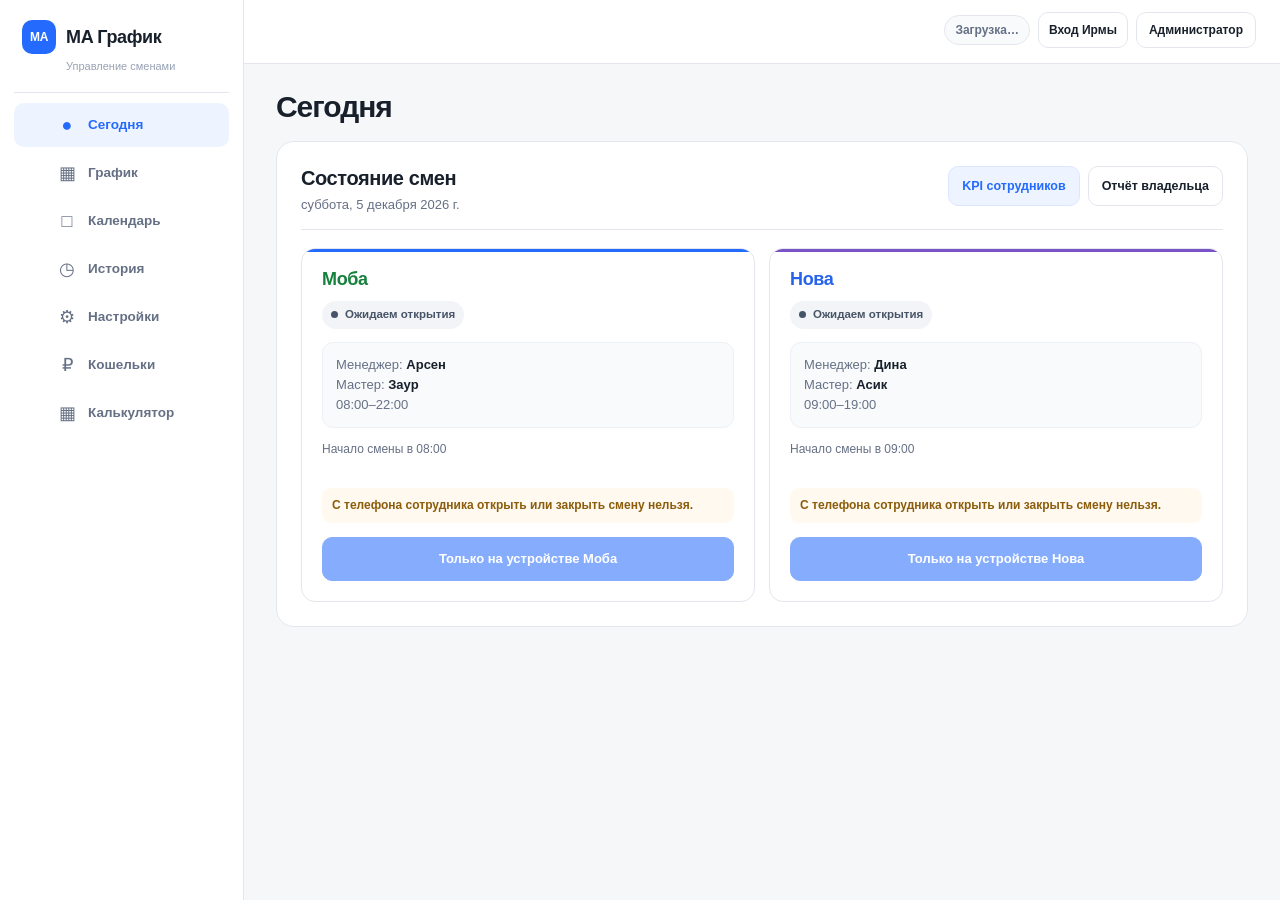
<file: index.html>
<!doctype html>
<html lang="ru">
<head>
<meta charset="utf-8">
<meta name="viewport" content="width=device-width, initial-scale=1, viewport-fit=cover">
<meta name="theme-color" content="#ffffff">
<style>
/* Аварийный экран должен работать даже при недоступности внешнего CSS. */
body.app-booting{margin:0;background:#f6f8fc;color:#1c283a}
body.app-booting .app,body.app-booting .bottom,body.app-booting .employee-identity-bar{visibility:hidden}
body.app-booting .app-boot-screen{position:fixed;inset:0;z-index:99999;display:flex;align-items:center;justify-content:center;padding:20px;background:#f6f8fc;box-sizing:border-box}
body.app-booting .app-boot-card{box-sizing:border-box;width:min(100%,420px);background:#fff;border:1px solid #dbe3f0;border-radius:20px;padding:24px;text-align:center;box-shadow:0 10px 28px rgba(18,39,82,.07);font:15px/1.45 -apple-system,BlinkMacSystemFont,"Segoe UI",sans-serif}
body.app-booting .app-boot-logo{display:flex;align-items:center;justify-content:center;width:60px;height:60px;margin:0 auto 15px;background:#2766f5;border-radius:16px;color:#fff;font-size:25px;font-weight:800}
body.app-booting .app-boot-title{font-size:23px;font-weight:800;color:#202b3c}
body.app-booting .app-boot-text{margin-top:8px;color:#64748b;font-size:14px}
.ma-boot-actions{display:grid;gap:10px;margin-top:19px}
.ma-boot-actions button,.ma-boot-actions a{display:block;width:100%;box-sizing:border-box;padding:12px 14px;border-radius:12px;text-align:center;text-decoration:none;font:600 15px/1.25 -apple-system,BlinkMacSystemFont,"Segoe UI",sans-serif;cursor:pointer}
.ma-boot-actions button{color:#fff;background:#2563eb;border:0}
.ma-boot-actions a{color:#1d4ed8;background:#eff6ff;border:1px solid #c8dafa}
.ma-boot-details{margin-top:12px;color:#64748b;font-size:12px;overflow-wrap:anywhere}
</style>
<script>
(function(){
  "use strict";
  var completed=false;
  var firstError="";
  var timer;
  function record(message){
    if(!firstError)firstError=String(message||"Ошибка загрузки").slice(0,240);
  }
  function show(){
    if(completed||!document.body||!document.body.classList.contains("app-booting"))return;
    var screen=document.getElementById("appBootScreen");
    if(!screen)return;
    var title=screen.querySelector(".app-boot-title");
    var description=screen.querySelector(".app-boot-text");
    if(title)title.textContent="Не удалось открыть график";
    if(description)description.textContent="Приложение не запустилось. Ваши данные и привязка устройства не удалены.";
    if(document.getElementById("maBootRecovery"))return;
    var panel=document.createElement("div");
    panel.id="maBootRecovery";
    var actions=document.createElement("div");
    actions.className="ma-boot-actions";
    var reload=document.createElement("button");
    reload.type="button";
    reload.textContent="Повторить загрузку";
    reload.addEventListener("click",function(){
      var next=new URL(location.href);
      next.searchParams.set("ma_retry",String(Date.now()));
      location.replace(next.href);
    });
    var lightweight=document.createElement("a");
    lightweight.href="./lite.html";
    lightweight.textContent="Облегчённый график";
    var detail=document.createElement("div");
    detail.className="ma-boot-details";
    detail.textContent=firstError?("Причина: "+firstError):"Не удалось завершить запуск за 9 секунд. Возможно, не загружаются файлы сайта.";
    actions.appendChild(reload);
    actions.appendChild(lightweight);
    panel.appendChild(actions);
    panel.appendChild(detail);
    screen.querySelector(".app-boot-card").appendChild(panel);
  }
  window.MABoot={
    ready:function(){completed=true;clearTimeout(timer);},
    fail:function(reason){
      if(completed)return;
      record(reason&&reason.message?reason.message:reason);
      if(document.readyState==="loading")document.addEventListener("DOMContentLoaded",show,{once:true});
      else show();
    },
    assetError:function(filename){record("Не загрузился файл "+String(filename||""));setTimeout(show,1200);}
  };
  window.addEventListener("error",function(event){
    if(completed)return;
    var node=event.target;
    if(node&&(node.tagName==="SCRIPT"||node.tagName==="LINK")){
      record("Не загрузился файл "+(node.getAttribute("src")||node.getAttribute("href")||""));
    }else if(event.error||event.message){
      record(event.error&&event.error.message?event.error.message:event.message);
    }
  },true);
  window.addEventListener("unhandledrejection",function(event){
    if(!completed)record(event.reason&&event.reason.message?event.reason.message:"Ошибка выполнения приложения");
  });
  timer=setTimeout(show,9000);
})();
</script>
<title>MA График</title>
<link rel="icon" type="image/png" sizes="64x64" href="ma-favicon-final-v6.png">
<link rel="stylesheet" href="styles.css?v=20261127-repair">
<link rel="stylesheet" href="irma.css?v=20261012-v1">
<link rel="manifest" href="manifest.webmanifest">
<link rel="apple-touch-icon" sizes="180x180" href="ma-apple-touch-final-v6.png">
</head>
<body class="app-booting">

<div class="app-boot-screen" id="appBootScreen" aria-live="polite">
  <div class="app-boot-card">
    <div class="app-boot-logo">MA</div>
    <div class="app-boot-title">MA График</div>
    <div class="app-boot-text">Проверяем этот компьютер…</div>
  </div>
</div>

<div class="startup-shift-window" id="startupShiftWindow">
  <div class="startup-shift-card">
    <div class="startup-shift-logo">
      <b>MA Смена</b>
      <span>Рабочий компьютер</span>
    </div>
    <div id="startupShiftContent">
      <div class="startup-shift-loading">Проверяем устройство и сегодняшнюю смену…</div>
    </div>
  </div>
</div>
<div class="app">
  <header class="topbar" id="topbar">
    <div class="brandrow">
      <div class="brand">MA График</div>
      <div style="display:flex;align-items:center;gap:8px">
        <div class="badge" id="saveBadge">Загрузка…</div>
        <button class="authbtn" id="adminBtn">Администратор</button>
      </div>
    </div>
    <div id="scheduleControls">
      <div class="monthnav simple-monthnav">
        <button class="navbtn" id="prevBtn" aria-label="Предыдущий месяц">‹</button>
        <select class="monthselect" id="monthSelect" aria-label="Месяц"></select>
        <select class="yearselect hidden" id="yearSelect" aria-label="Год"></select>
        <button class="navbtn" id="nextBtn" aria-label="Следующий месяц">›</button>
      </div>
      <button class="secondary today-month-btn" id="todayMonthBtn">Сегодня</button>
      <div class="filters simple-schedule-filters">
        <select id="employeeFilter"><option value="">Все сотрудники</option></select>
        <button class="primary schedule-add-employee hidden" id="addEmployeeBtn" type="button">+ Сотрудник</button>
        <button class="iconbtn hidden" id="refreshBtn" title="Обновить общий график" aria-label="Обновить">↻</button>
      </div>
    </div>
  </header>

  <div class="connection-banner" id="connectionBanner">Нет связи — данные могут быть неактуальны.</div>

  <main class="page">
    <div class="employee-identity-bar" id="employeeIdentityBar">
      <div><span>Сотрудник</span><b id="employeeIdentityName">—</b></div>
      <button class="employee-identity-change" id="changeEmployeeGlobal">Сменить</button>
    </div>
    <section id="repairCalculatorPage" class="hidden" aria-label="Калькулятор ремонта">
      <div id="repairAccess" class="card repair-access">
        <h2>Калькулятор ремонта</h2>
        <p id="repairStatus" role="status"></p>
        <form id="repairUnlock" class="hidden">
          <label id="repairEmployeeField" class="hidden">Сотрудник<select id="repairEmployee"></select></label>
          <label>Личный PIN<input id="repairPin" type="password" inputmode="numeric" pattern="[0-9]{4}" maxlength="4" autocomplete="off" required></label>
          <button class="primary" type="submit">Открыть калькулятор</button>
        </form>
        <button id="repairRetry" class="secondary hidden" type="button">Повторить</button>
      </div>
      <div id="repairContent"></div>
    </section>
    <section id="employeeTodayPage" class="hidden">
      <div class="employee-hero">
        <div class="employee-hero-top">
          <div>
            <h2>Сегодня</h2>
            <div class="today-date" id="employeeTodayDate">—</div>
          </div>
        </div>
        <div class="employee-main-status unknown" id="employeeTodayWork">Загрузка…</div>
        <div class="employee-next" id="employeeNextShift"></div>
      </div>
    </section>

    <section id="employeeMyPage" class="hidden">
      <div class="section">
        <div class="employee-my-head">
          <div><h2>Мой график</h2></div>
        </div>
        <div class="employee-reminder-card" id="employeeReminderCard">
          <div class="employee-reminder-head">
            <div>
              <b>Напоминания о работе</b>
              <div class="employee-reminder-state" id="employeeReminderState">Проверяем уведомления…</div>
            </div>
          </div>
          <div class="employee-reminder-times">
            <span>Вечером в 20:00</span>
            <span>За 1 час</span>
            <span>За 15 минут</span>
          </div>
          <div class="employee-reminder-actions">
            <button class="primary" id="enableEmployeeReminders">Включить напоминания</button>
            <button class="secondary hidden" id="disableEmployeeReminders">Выключить</button>
          </div>
        </div>
        <div class="employee-shift-list" id="employeeShiftList"></div>
      </div>
    </section>

    <section id="employeeCalendarPage" class="hidden">
      <div class="section">
        <div class="employee-calendar-head">
          <div><h2>Календарь</h2></div>
        </div>
        <div class="employee-calendar-nav">
          <button id="employeeCalPrev" aria-label="Предыдущий месяц">‹</button>
          <div class="employee-calendar-label" id="employeeCalLabel">—</div>
          <button id="employeeCalNext" aria-label="Следующий месяц">›</button>
        </div>
        <div class="calendar-legend" id="employeeCalendarLegend">
          <span class="calendar-legend-item"><i class="calendar-dot service-s1"></i><span id="employeeLegendS1">Мобильный Ангел</span></span>
          <span class="calendar-legend-item"><i class="calendar-dot service-s2"></i><span id="employeeLegendS2">Нова</span></span>
        </div>
        <div class="employee-calendar-week">
          <div>ПН</div><div>ВТ</div><div>СР</div><div>ЧТ</div><div>ПТ</div><div>СБ</div><div>ВС</div>
        </div>
        <div class="employee-calendar-grid" id="employeeCalendarGrid"></div>
        <div class="employee-calendar-detail" id="employeeCalendarDetail"></div>
      </div>
    </section>

    <section id="desktopCalendarPage" class="hidden">
      <div class="section">
        <div class="employee-calendar-head">
          <div>
            <h2>Календарь</h2>
            <div class="today-date" id="desktopCalendarModeLabel">Общий график</div>
          </div>
        </div>
        <div class="employee-calendar-nav">
          <button id="desktopCalPrev" aria-label="Предыдущий месяц">‹</button>
          <div class="employee-calendar-label" id="desktopCalLabel">—</div>
          <button id="desktopCalNext" aria-label="Следующий месяц">›</button>
        </div>
        <div class="calendar-legend">
          <span class="calendar-legend-item"><i class="calendar-dot service-s1"></i><span id="desktopLegendS1">Мобильный Ангел</span></span>
          <span class="calendar-legend-item"><i class="calendar-dot service-s2"></i><span id="desktopLegendS2">Нова</span></span>
        </div>
        <div class="employee-calendar-week" style="min-width:820px">
          <div>ПН</div><div>ВТ</div><div>СР</div><div>ЧТ</div><div>ПТ</div><div>СБ</div><div>ВС</div>
        </div>
        <div class="desktop-calendar-wrap">
          <div class="desktop-calendar-grid" id="desktopCalendarGrid"></div>
        </div>
        <div class="desktop-calendar-detail" id="desktopCalendarDetail"></div>
      </div>
    </section>

    <section id="adminTodayPage" class="hidden">
      <div class="admin-attention" id="attentionBox">
        <h2 id="attentionTitle">Требует внимания</h2>
        <div class="attention-list" id="attentionList"></div>
      </div>

      <div class="today-board">
        <div class="today-head">
          <div><h2>Состояние смен</h2><div class="today-date" id="todayDateLabel">—</div></div>
          <div class="today-head-actions">
            <button class="secondary" id="openKpiFromToday">KPI сотрудников</button>
            <button class="secondary" id="openOwnerReport">Отчёт владельца</button>
            <button class="secondary quick-replace-btn hidden" id="quickReplaceBtn">Замена сегодня</button>
          </div>
        </div>
        <div class="shift-cards" id="todayShiftCards"></div>
      </div>
    </section>

    <section id="schedulePage">
      <div class="month-title schedule-month-title">
        <h1 id="monthTitle"></h1>
        <p id="monthSubtitle"></p>
      </div>

      <div class="schedule-admin-tools hidden" id="scheduleAdminTools">
        <div class="schedule-problem-summary" id="scheduleProblemSummary"></div>
        <div class="schedule-problem-details hidden" id="scheduleProblemDetails"></div>
      </div>

      <div id="servicesRoot"></div>

      <details class="schedule-workload-card hidden" id="scheduleWorkloadCard">
        <summary class="schedule-workload-head">
          <h3>Нагрузка сотрудников</h3>
          <span id="scheduleWorkloadLabel">—</span>
        </summary>
        <div class="schedule-workload-scroll" id="scheduleWorkloadTable"></div>
      </details>

      <div class="actions" id="monthActions">
        <button class="secondary" id="shareBtn">Поделиться графиком</button>
      </div>
      <div class="notice hidden" id="monthPhotoNotice"></div>
    </section>

    <section id="historyPage" class="hidden">
      <div class="section">
        <div class="history-page-head">
          <div>
            <h2>История смен</h2>
            <div class="history-page-sub">Контроль дисциплины и фактических открытий/закрытий</div>
          </div>
          <button class="secondary" id="openKpiFromHistory">KPI сотрудников</button>
        </div>

        <div class="history-quick" id="historyQuick">
          <button data-range="today">Сегодня</button>
          <button data-range="7days">7 дней</button>
          <button data-range="month" class="active">Этот месяц</button>
          <button class="history-custom-toggle" id="historyCustomBtn">Другой период</button>
        </div>

        <div class="history-custom-wrap">
          <div class="history-custom-range hidden" id="historyCustomRange">
            <input type="date" id="historyFrom" aria-label="С даты">
            <input type="date" id="historyTo" aria-label="По дату">
            <button class="primary" id="loadHistoryBtn">Показать</button>
          </div>
        </div>

        <div class="history-filters-clean">
          <select id="historyService"><option value="">Все сервисы</option></select>
          <select id="historyEmployee"><option value="">Все ответственные</option></select>
          <select id="historyProblem">
            <option value="">Все смены</option>
            <option value="problems">Только нарушения</option>
            <option value="late">Опоздания</option>
            <option value="unclosed">Не закрыты</option>
            <option value="voided">Аннулированные</option>
          </select>
        </div>

        <div class="history-legend">
          <span><i class="history-dot service-s1"></i><b id="historyLegendS1">Мобильный Ангел</b></span>
          <span><i class="history-dot service-s2"></i><b id="historyLegendS2">Нова</b></span>
        </div>

        <div class="history-stats" id="historyStats"></div>
        <div class="history-list" id="historyList"></div>
      </div>
    </section>



    <section id="kpiPage" class="hidden">
      <div class="section kpi-shell">
        <div class="kpi-head">
          <div>
            <h2>KPI сотрудников</h2>
            <div class="history-page-sub">Автоматическая оценка дисциплины по ответственным сменам</div>
          </div>
          <button class="secondary" id="kpiBackBtn">Назад</button>
        </div>

        <div class="kpi-toolbar">
          <label>Месяц<input type="month" id="kpiMonth" aria-label="Месяц KPI"></label>
          <button class="secondary" id="kpiRefreshBtn" type="button">Обновить</button>
        </div>

        <div class="kpi-notice" id="kpiNotice"></div>
        <div class="kpi-summary" id="kpiSummary"></div>
        <div class="kpi-loading hidden" id="kpiLoading">Считаем KPI…</div>
        <div class="kpi-list" id="kpiList"></div>
      </div>
    </section>

    <section id="walletsPage" class="hidden">
      <div class="wallets-shell">
        <div class="wallets-head">
          <div class="wallets-title-block">
            <h2>Кошельки</h2>
            <div class="wallets-sub">Расчётный месяц: с 25-го по 24-е. Остатки сохраняются.</div>
            <div class="wallet-cloud-line">
              <span class="wallet-cloud-state" id="walletCloudState">Облако: проверяем…</span>
              <button class="secondary wallet-sync-icon" id="walletSyncBtn" type="button" aria-label="Обновить кошельки из облака" title="Обновить из облака">↻</button>
            </div>
          </div>
          <div class="wallet-head-actions">
            <button class="secondary" id="walletPlanBtn">Управление</button>
          </div>
        </div>

        <div class="wallet-overview-card">
          <div class="wallet-overview-month">
            <button class="secondary wallet-month-nav" id="walletMonthPrev" aria-label="Предыдущий месяц">‹</button>
            <b id="walletMonthLabel">—</b>
            <button class="secondary wallet-month-nav" id="walletMonthNext" aria-label="Следующий месяц">›</button>
          </div>
          <span class="wallet-overview-caption" id="walletOverviewLabel">Всего денег</span>
          <b class="wallet-overview-total" id="walletsTotal">0 ₽</b>
          <div class="wallet-overview-state neutral hidden" id="walletOverviewState"></div>
          <div class="wallet-overview-grid">
            <div><span id="walletOverviewStat1Label">План</span><b id="walletOverviewStat1Value">0 ₽</b></div>
            <div><span id="walletOverviewStat2Label">Закрыто</span><b id="walletOverviewStat2Value">0 ₽</b></div>
            <div><span id="walletOverviewStat3Label">Осталось</span><b id="walletOverviewStat3Value">0 ₽</b></div>
            <div><span id="walletOverviewStat4Label">Страховка</span><b id="walletOverviewStat4Value">0 ₽</b></div>
          </div>
        </div>

        <div class="wallet-readonly-note hidden" id="walletReadonlyNote">Исторический просмотр. Новые операции создаются только в текущем месяце. Старые операции можно исправлять через историю.</div>

        <div class="wallet-main-actions">
          <button class="primary" id="openWalletDistribution">+ Распределить деньги</button>
          <button class="secondary" id="openWalletTransfer">Перевести</button>
        </div>

        <div class="wallet-filter" id="walletFilterButtons" role="group" aria-label="Фильтр кошельков">
          <button type="button" class="active" data-wallet-filter="all">Все</button>
          <button type="button" data-wallet-filter="expense">Расходы</button>
          <button type="button" data-wallet-filter="savings">Накопления</button>
        </div>
        <div class="wallet-grid" id="walletsGrid"></div>

        <button class="secondary wallet-history-link" id="openWalletFullHistory" type="button">
          <span>История операций</span><span aria-hidden="true">›</span>
        </button>
      </div>
    </section>


    <section id="settingsPage" class="hidden">

      <!-- 1. СИСТЕМА -->
      <div class="section settings-main-section">
        <div class="settings-title-row">
          <div>
            <h2>Система</h2>
            <div class="settings-subtitle">Главное состояние программы</div>
          </div>
        </div>

        <div class="system-health-grid">
          <div class="system-health-row">
            <span class="system-health-icon" id="systemCloudIcon">•</span>
            <div><b>Облако</b><small id="systemCloudText">Проверяем…</small></div>
          </div>
          <div class="system-health-row">
            <span class="system-health-icon" id="systemPushIcon">•</span>
            <div><b>Уведомления</b><small id="systemPushText">Проверяем…</small></div>
          </div>
          <div class="system-health-row">
            <span class="system-health-icon" id="systemS1Icon">•</span>
            <div><b id="systemS1Name">Мобильный Ангел</b><small id="systemS1Text">Проверяем устройство…</small></div>
          </div>
          <div class="system-health-row">
            <span class="system-health-icon" id="systemS2Icon">•</span>
            <div><b id="systemS2Name">Нова</b><small id="systemS2Text">Проверяем устройство…</small></div>
          </div>
          <div class="system-health-row">
            <span class="system-health-icon" id="systemErrorsIcon">•</span>
            <div><b>Ошибки</b><small id="systemErrorsText">Проверяем журнал…</small></div>
          </div>
        </div>

        <div class="settings-account-row">
          <div id="cloudSettingsState"></div>
          <button class="secondary compact-settings-btn" id="logoutBtn">Выйти</button>
        </div>

        <details class="settings-inline-details">
          <summary>Уведомления владельцу</summary>
          <div class="push-box" style="margin-top:10px">
            <div class="push-state" id="pushState">Проверяем поддержку уведомлений…</div>
            <div class="push-state" id="schedulerHealth">Статус автоматических проверок появится после входа администратора.</div>
            <button class="primary" id="enablePushBtn">Включить уведомления</button>
          </div>
        </details>

        <details class="settings-inline-details" id="errorLogDetails">
          <summary>Журнал ошибок <span id="errorLogCountBadge"></span></summary>
          <div class="error-log-box">
            <div class="error-log-list" id="errorLogList"><div class="error-log-empty">Проверяем журнал…</div></div>
            <div class="error-log-actions">
              <button class="secondary" id="copyErrorLogBtn" type="button">Скопировать журнал</button>
              <button class="secondary" id="clearErrorLogBtn" type="button">Очистить</button>
            </div>
          </div>
        </details>
      </div>

      <!-- 2. ТЕКУЩАЯ СХЕМА -->
      <details class="section settings-main-section mobile-settings-fold" id="settingsScheduleFold" open>
        <summary class="settings-title-row mobile-settings-summary">
          <div>
            <h2>Текущий график</h2>
            <div class="settings-subtitle">Коротко: кто и где работает сейчас</div>
          </div>
        </summary>
        <div id="currentScheduleSummary" class="current-schedule-summary"></div>
      </details>

      <!-- 3. PIN -->
      <details class="section settings-main-section mobile-settings-fold" id="settingsPinsFold" open>
        <summary class="settings-title-row mobile-settings-summary">
          <div>
            <h2>PIN-коды</h2>
            <div class="settings-subtitle">Для открытия и закрытия смены на рабочем устройстве</div>
          </div>
        </summary>
        <div id="pinFields"></div>
        <button class="secondary" id="savePinsBtn" style="width:100%;margin-top:10px">Сохранить новые PIN</button>
      </details>

      <!-- 4. УСТРОЙСТВА -->
      <details class="section settings-main-section mobile-settings-fold" id="settingsDevicesFold" open>
        <summary class="settings-title-row mobile-settings-summary">
          <div>
            <h2>Устройства сервисов</h2>
            <div class="settings-subtitle">Какой компьютер или планшет имеет право подтверждать смену</div>
          </div>
        </summary>

        <div class="device-box settings-device-box">
          <div class="grid2">
            <div class="field" style="margin:0">
              <label>Сервис</label>
              <select id="deviceService"></select>
            </div>
            <div class="field" style="margin:0">
              <label>Название устройства</label>
              <input id="deviceLabel" placeholder="Например: компьютер Моба">
            </div>
          </div>
          <button class="primary" id="pairDeviceBtn" style="width:100%;margin-top:10px">Разрешить это устройство</button>
          <div class="device-state" id="currentDeviceState">Проверяем это устройство…</div>
          <div id="deviceList" class="device-list"></div>

          <details class="settings-inline-details device-tech-note">
            <summary>Как защищено устройство?</summary>
            <div class="device-security-note">Разрешение привязано к закрытому криптографическому ключу этого браузера. С другого браузера или устройства подтверждение смены не сработает.</div>
          </details>
        </div>
      </details>

      <!-- 5. ДОПОЛНИТЕЛЬНО -->
      <div class="section settings-main-section">
        <details class="advanced-settings settings-extra" id="advancedSettings">
          <summary>Дополнительно</summary>
          <div class="advanced-inner">

            <div class="advanced-block">
              <h3>Точки и время работы</h3>
              <div class="grid2">
                <div class="field"><label>Название точки 1</label><input id="service1"></div>
                <div class="field"><label>Название точки 2</label><input id="service2"></div>
                <div class="field"><label>Начало смены</label><input type="time" id="shiftStart"></div>
                <div class="field"><label>Конец смены</label><input type="time" id="shiftEnd"></div>
              </div>
              <button class="primary" id="saveSettingsBtn" style="width:100%">Сохранить точки и время</button>
            </div>

            <!-- Служебные поля оставлены скрытыми для совместимости старых данных -->
            <input type="hidden" id="anchorDate">
            <input type="hidden" id="serviceBlockDays" value="15">

            <div class="advanced-block" id="installAppsSection">
              <h3>Установить приложение</h3>
              <div class="install-app-card">
                <b>MA График</b>
                <p>Установить программу на этот компьютер или телефон.</p>
                <button class="primary" id="installGrafikBtn">Установить MA График</button>
              </div>
              <div class="install-app-state" id="installAppState">Проверяем возможность установки…</div>
            </div>

            <details class="advanced-block nested-settings-details">
              <summary>Облако и резервная копия</summary>
              <div class="notice" id="backupStatus" style="margin-top:10px">Проверяем резервные копии…</div>
              <div class="settings-actions" style="margin-top:10px">
                <button class="secondary" id="forceSyncBtn">Обновить из облака</button>
                <button class="secondary" id="manualBackupBtn">Создать автокопию</button>
                <button class="secondary" id="restoreLatestBackupBtn">Восстановить последнюю</button>
                <button class="secondary" id="exportBtn">Скачать полную копию</button>
                <button class="secondary" id="importBtn">Восстановить из файла</button>
              </div>
              <div class="small" style="margin-top:8px">Автокопии хранятся только на этом устройстве. Полная скачанная копия содержит график и кошельки, но не содержит пароль администратора, PIN или ключ рабочего устройства.</div>
              <input type="file" id="importFile" accept="application/json" class="hidden">
            </details>

            <details class="advanced-block nested-settings-details danger-zone">
              <summary>Опасные действия</summary>
              <div class="notice" style="margin-top:10px">Полный сброс перестроит настройки графика. Для подтверждения потребуется слово СБРОСИТЬ и дополнительное подтверждение.</div>
              <button class="danger" id="resetBtn" style="width:100%;margin-top:8px">Сбросить все настройки</button>
            </details>

          </div>
        </details>
      </div>
    </section>
  </main>
</div>

<nav class="bottom">
  <div class="desktop-nav-brand">
    <b id="desktopNavBrandTitle">MA График</b>
    <span id="desktopNavBrandSubtitle">Управление сменами</span>
  </div>
  <div class="bottom-inner admin-six" id="bottomInner">
    <button class="tab active" id="bottomTab1" data-tab="adminToday">Сегодня</button>
    <button class="tab" id="bottomTab2" data-tab="schedule">График</button>
    <button class="tab" id="bottomTab3" data-tab="desktopCalendar">Календарь</button>
    <button class="tab" id="bottomTab4" data-tab="history">История</button>
    <button class="tab" id="bottomTab5" data-tab="settings">Настройки</button>
    <button class="tab" id="bottomTab6" data-tab="wallets">Кошельки</button>
    <button class="tab hidden" id="repairTab" data-tab="repairCalculator">Калькулятор</button>
    <button class="tab hidden" id="bottomTabMore" data-tab="more">Ещё</button>
  </div>
</nav>

<div class="modal hidden mobile-more-modal" id="mobileMoreModal">
  <div class="sheet mobile-more-sheet">
    <div class="sheet-head">
      <div>
        <h2>Ещё</h2>
        <div class="employee-mode-note">Дополнительные разделы администратора</div>
      </div>
      <button class="close" id="closeMobileMore" aria-label="Закрыть">×</button>
    </div>
    <div class="mobile-more-actions">
      <button class="secondary mobile-more-action" data-mobile-more-tab="kpi"><span class="mobile-more-icon">◎</span><span><b>KPI сотрудников</b><small>Дисциплина и нарушения</small></span></button>
      <button class="secondary mobile-more-action" data-mobile-more-tab="history"><span class="mobile-more-icon">◷</span><span><b>История</b><small>Смены и нарушения</small></span></button>
      <button class="secondary mobile-more-action" data-mobile-more-tab="settings"><span class="mobile-more-icon">⚙</span><span><b>Настройки</b><small>Система, PIN и устройства</small></span></button>
      <button class="secondary mobile-more-action" data-mobile-more-tab="repairCalculator"><span class="mobile-more-icon">▦</span><span><b>Калькулятор</b><small>Стоимость ремонта</small></span></button>
    </div>
  </div>
</div>

<div class="modal hidden" id="walletDistributionModal">
  <div class="sheet">
    <div class="sheet-head">
      <div><h2>Распределить деньги</h2><div class="employee-mode-note">Новый план автоматически начинается 25-го числа. Остатки денег не обнуляются.</div></div>
      <button class="close" id="closeWalletDistribution">×</button>
    </div>
    <div class="field" style="margin-top:12px"><label>Общая сумма</label><input id="walletDistributionAmount" inputmode="decimal" autocomplete="off" placeholder="Например, 150000"></div>
    <div id="walletDistributionPreview"></div>
    <div class="login-actions"><button class="secondary" id="cancelWalletDistribution">Отмена</button><button class="primary" id="confirmWalletDistribution" disabled>Подтвердить распределение</button></div>
  </div>
</div>

<div class="modal hidden" id="walletTransactionModal">
  <div class="sheet">
    <div class="sheet-head">
      <div><h2 id="walletTransactionTitle">Операция</h2><div class="employee-mode-note" id="walletTransactionSubtitle"></div></div>
      <button class="close" id="closeWalletTransaction">×</button>
    </div>
    <input type="hidden" id="walletTransactionWalletId"><input type="hidden" id="walletTransactionType">
    <div class="field" style="margin-top:12px"><label>Сумма</label><input id="walletTransactionAmount" inputmode="decimal" autocomplete="off" placeholder="0"></div>
    <div class="field"><label>Комментарий — необязательно</label><input id="walletTransactionComment" maxlength="120" placeholder="Например, Магазин"></div>
    <div class="login-error" id="walletTransactionError"></div>
    <div class="login-actions"><button class="secondary" id="cancelWalletTransaction">Отмена</button><button class="primary" id="confirmWalletTransaction">Сохранить</button></div>
  </div>
</div>

<div class="modal hidden" id="walletPlanModal">
  <div class="sheet wallet-plan-sheet">
    <div class="sheet-head">
      <div><h2>Месячные планы</h2><div class="employee-mode-note">Период: с 25-го по 24-е. Ежемесячно выполнение плана начинается заново.</div></div>
      <button class="close" id="closeWalletPlan">×</button>
    </div>
    <div class="wallet-plan-sticky">
      <span>Общий план месяца</span>
      <b id="walletPlanTotal">0 ₽</b>
    </div>
    <div class="field wallet-strategy-field">
      <label>Если денег меньше незакрытых планов</label>
      <select id="walletDistributionStrategy"><option value="proportional">Распределять пропорционально</option><option value="priority">Распределять по приоритетам</option></select>
      <small class="wallet-strategy-help" id="walletStrategyHelp">Если денег не хватает, все планы получат часть суммы.</small>
    </div>
    <div class="wallet-plan-list" id="walletPlanFields"></div>
    <div class="wallet-plan-insurance">Страховка не имеет месячного плана. После закрытия остальных планов она получает свободный остаток.</div>
    <div class="login-actions"><button class="secondary" id="cancelWalletPlan">Отмена</button><button class="primary" id="saveWalletPlan">Сохранить план</button></div>
  </div>
</div>

<div class="modal hidden" id="walletTransferModal">
  <div class="sheet">
    <div class="sheet-head"><div><h2 id="walletTransferTitle">Перевести между кошельками</h2><div class="employee-mode-note">Перевод не считается расходом или новым поступлением.</div></div><button class="close" id="closeWalletTransfer">×</button></div>
    <div class="grid2" style="margin-top:12px"><div class="field"><label>Откуда</label><select id="walletTransferFrom"></select></div><div class="field"><label>Куда</label><select id="walletTransferTo"></select></div></div>
    <div class="field"><label>Сумма</label><input id="walletTransferAmount" inputmode="decimal" autocomplete="off" placeholder="0"></div>
    <div class="field"><label>Комментарий — необязательно</label><input id="walletTransferComment" maxlength="120" placeholder="Например, Перенёс на детей"></div>
    <div class="login-error" id="walletTransferError"></div>
    <div class="login-actions"><button class="secondary" id="cancelWalletTransfer">Отмена</button><button class="primary" id="confirmWalletTransfer">Перевести</button></div>
  </div>
</div>


<div class="modal hidden" id="walletFullHistoryModal">
  <div class="sheet wallet-large-sheet wallet-history-sheet">
    <div class="sheet-head"><div><h2>История кошельков</h2><div class="employee-mode-note">Все финансовые операции и исправления.</div></div><button class="close" id="closeWalletFullHistory">×</button></div>
    <div class="wallet-history-filters">
      <select id="walletHistoryType">
        <option value="all">Все операции</option>
        <option value="income">Поступления</option>
        <option value="expense">Расходы</option>
        <option value="transfer">Переводы</option>
      </select>
      <select id="walletHistoryWallet"><option value="all">Все кошельки</option></select>
      <select id="walletHistoryMonth"><option value="all">Все месяцы</option></select>
    </div>
    <div class="wallet-history-list wallet-history-full-list" id="walletHistoryList"></div>
  </div>
</div>

<div class="modal hidden" id="walletManageModal">
  <div class="sheet wallet-large-sheet">
    <div class="sheet-head"><div><h2>Управление кошельками</h2><div class="employee-mode-note">Добавляйте кошельки, меняйте планы, цели и порядок.</div></div><button class="close" id="closeWalletManage">×</button></div>
    <div class="wallet-manage-top">
      <button class="primary" id="addWalletBtn">+ Добавить кошелёк</button>
      <button class="secondary" id="openWalletPlansFromManage">Месячные планы</button>
    </div>
    <div id="walletManageList"></div>
    <details class="wallet-danger-details">
      <summary>Опасные действия</summary>
      <div class="wallet-reset-box">
        <b>Очистить финансовую историю</b>
        <span id="walletClearHistoryState">Удалятся только операции и рассчитанные из них балансы. Кошельки, планы, цели, приоритеты и настройки останутся.</span>
        <button class="danger" id="clearWalletHistoryBtn">Очистить историю и балансы</button>
      </div>
    </details>
  </div>
</div>

<div class="modal hidden" id="walletEditModal">
  <div class="sheet">
    <div class="sheet-head"><div><h2 id="walletEditTitle">Добавить кошелёк</h2><div class="employee-mode-note">Название можно менять позже — история останется привязана к постоянному ID.</div></div><button class="close" id="closeWalletEdit">×</button></div>
    <div class="field" style="margin-top:12px"><label>Название</label><input id="walletEditName" maxlength="60" placeholder="Например, Автомобиль"></div>
    <div class="grid2 wallet-edit-type-grid" id="walletEditTypePriorityGrid">
      <div class="field"><label>Тип</label><select id="walletEditType"><option value="expense">Расходный</option><option value="savings">Накопительный</option></select></div>
      <div class="field" id="walletEditPriorityField"><label>Приоритет (1 — самый высокий)</label><input id="walletEditPriority" inputmode="numeric" type="number" min="1" step="1" value="1"></div>
    </div>
    <div class="field hidden" id="walletEditGoalField"><label>Цель — необязательно</label><input id="walletEditGoal" inputmode="decimal" value="0"></div>
    <label class="wallet-check"><input type="checkbox" id="walletEditProtected"><span><b>Защищённый кошелёк</b><small>Требует дополнительного подтверждения перед списанием</small></span></label>
    <details class="wallet-edit-advanced" id="walletEditAdvanced">
      <summary>Дополнительно</summary>
      <div class="field" style="margin-top:10px"><label>Остаток при новом месяце</label><select id="walletEditRollover"><option value="carry">Перенести дальше</option><option value="insurance">Перевести в Страховку</option></select></div>
    </details>
    <div class="wallet-plan-insurance hidden" id="walletEditSystemNote">Это системная Страховка. Её нельзя удалить или архивировать, чтобы не сломать распределение.</div>
    <div class="login-error" id="walletEditError"></div>
    <div class="login-actions"><button class="secondary" id="cancelWalletEdit">Отмена</button><button class="primary" id="saveWalletEdit">Сохранить</button></div>
  </div>
</div>

<div class="modal hidden" id="walletCorrectionModal">
  <div class="sheet wallet-large-sheet">
    <div class="sheet-head"><div><h2 id="walletCorrectionTitle">Исправить операцию</h2><div class="employee-mode-note" id="walletCorrectionNote"></div></div><button class="close" id="closeWalletCorrection">×</button></div>
    <div id="walletCorrectionFields" style="margin-top:12px"></div>
    <div class="login-error" id="walletCorrectionError"></div>
    <div class="login-actions"><button class="secondary" id="cancelWalletCorrection">Отмена</button><button class="primary" id="saveWalletCorrection">Исправить</button></div>
  </div>
</div>


<div class="toast" id="toast"></div>

<div class="modal hidden" id="employeePickerModal">
  <div class="sheet">
    <div class="sheet-head">
      <div>
        <h2 style="margin:0">Кто вы?</h2>
        <div class="employee-mode-note">Выберите себя один раз. Телефон запомнит выбор и будет показывать ваш график.</div>
      </div>
    </div>
    <div class="employee-picker-grid" id="employeePickerGrid"></div>
    <div class="employee-mode-note">Выбор сотрудника не даёт права открывать смену. Для открытия всё равно нужен компьютер/планшет сервиса и PIN.</div>
  </div>
</div>

<div class="modal hidden" id="serviceDayModal">
  <div class="sheet">
    <div class="sheet-head">
      <h2 id="serviceDayTitle">Смена</h2>
      <button class="close" id="closeServiceDay">×</button>
    </div>
    <div class="service-day-detail" id="serviceDayDetail"></div>
  </div>
</div>

<div class="modal hidden" id="loginModal">
  <div class="sheet">
    <div class="sheet-head"><h2>Вход администратора</h2><button class="close" id="closeLogin">×</button></div>
    <div class="notice" style="margin-top:12px">Сотрудникам вход не нужен — они просто открывают ссылку и смотрят актуальный график.</div>
    <div class="field" style="margin-top:14px"><label>Email администратора Supabase</label><input type="email" id="adminEmail" autocomplete="username" placeholder="you@example.com"></div>
    <div class="field"><label>Пароль</label><input type="password" id="adminPassword" autocomplete="current-password" placeholder="Пароль"></div>
    <div class="login-error" id="loginError"></div>
    <div class="login-actions"><button class="secondary" id="cancelLogin">Отмена</button><button class="primary" id="loginBtn">Войти</button></div>
  </div>
</div>

<div class="modal hidden" id="addEmployeeModal">
  <div class="sheet">
    <div class="sheet-head">
      <h2>Добавить сотрудника</h2>
      <button class="close" id="closeAddEmployee">×</button>
    </div>

    <div class="grid2" style="margin-top:14px">
      <div class="field">
        <label>Имя</label>
        <input id="newEmployeeName" placeholder="Например, Марат">
      </div>

      <div class="field">
        <label>Должность</label>
        <select id="newEmployeeRole">
          <option value="manager">Менеджер</option>
          <option value="master">Мастер</option>
        </select>
      </div>

      <div class="field">
        <label>График</label>
        <select id="newEmployeePreset">
          <option value="2/2">2/2</option>
          <option value="3/3">3/3</option>
          <option value="5/2">5/2</option>
          <option value="6/1">6/1</option>
          <option value="7/7">7/7</option>
          <option value="custom">Свой</option>
        </select>
      </div>

      <div class="field">
        <label>Первый рабочий день</label>
        <input type="date" id="newEmployeeStart" min="2020-01-01" max="2100-12-31">
      </div>

      <div class="field">
        <label>Рабочих дней подряд</label>
        <input type="number" id="newEmployeeWorkDays" min="1" max="14" value="2">
      </div>

      <div class="field">
        <label>Выходных дней подряд</label>
        <input type="number" id="newEmployeeOffDays" min="1" max="14" value="2">
      </div>
    </div>

    <div class="notice" id="newEmployeePlaceNote">Место в графике приложение подберёт автоматически.</div>

    <div class="login-actions">
      <button class="secondary" id="cancelAddEmployee" type="button">Отмена</button>
      <button class="primary" id="saveAddEmployee" type="button">Добавить</button>
    </div>
  </div>
</div>

<div class="modal hidden" id="employeeScheduleModal">
  <div class="sheet">
    <div class="sheet-head">
      <h2>График сотрудника</h2>
      <button class="close" id="closeEmployeeSchedule">×</button>
    </div>
    <input type="hidden" id="employeeScheduleId">
    <div class="grid2" style="margin-top:14px">
      <div class="field"><label>Сотрудник</label><input id="employeeScheduleName" class="readonly" readonly></div>
      <div class="field"><label>Должность</label><input id="employeeScheduleRole" class="readonly" readonly></div>
      <div class="field">
        <label>Новый график</label>
        <select id="employeeSchedulePreset">
          <option value="2/2">2/2</option>
          <option value="3/3">3/3</option>
          <option value="5/2">5/2</option>
          <option value="6/1">6/1</option>
          <option value="7/7">7/7</option>
          <option value="custom">Свой</option>
        </select>
      </div>
      <div class="field"><label>Изменить график с даты</label><input type="date" id="employeeScheduleStart"></div>
      <div class="field"><label>Рабочих дней подряд</label><input type="number" id="employeeWorkDays" min="1" max="14"></div>
      <div class="field"><label>Выходных дней подряд</label><input type="number" id="employeeOffDays" min="1" max="14"></div>
    </div>
    <div class="notice" id="employeePointRule">Прошлые даты не изменятся. Точки меняются автоматически.</div>
    <h3>Ближайшие 14 дней</h3>
    <div class="employee-preview" id="employeeSchedulePreview"></div>
    <div class="login-actions">
      <button class="secondary" id="cancelEmployeeSchedule">Отмена</button>
      <button class="primary" id="saveEmployeeSchedule">Сохранить новый график</button>
    </div>
  </div>
</div>

<div class="modal hidden" id="scheduleManageModal">
  <div class="sheet">
    <div class="sheet-head">
      <div>
        <h2 id="scheduleManageTitle">Смена</h2>
        <div class="employee-mode-note" id="scheduleManageSubtitle"></div>
      </div>
      <button class="close" id="closeScheduleManage">×</button>
    </div>
    <div class="schedule-manage-body" id="scheduleManageBody"></div>
  </div>
</div>

<div class="modal hidden" id="quickReplaceModal">
  <div class="sheet quick-replace-sheet">
    <div class="sheet-head">
      <div>
        <h2 id="quickReplaceTitle">Замена на один день</h2>
        <div class="employee-mode-note">Нужно только выбрать, кто выйдет вместо сотрудника.</div>
      </div>
      <button class="close" id="closeQuickReplace">×</button>
    </div>

    <input type="hidden" id="quickReplaceDate">

    <div class="quick-replace-summary" id="quickReplaceSummary"></div>

    <div class="grid2 quick-replace-context hidden" id="quickReplaceContextFields">
      <div class="field">
        <label>Где нужна замена?</label>
        <select id="quickReplaceService"></select>
      </div>
      <div class="field">
        <label>Кого меняем?</label>
        <select id="quickReplaceRole"></select>
      </div>
    </div>

    <div class="quick-replace-main-field">
      <label id="quickReplaceWithLabel">Кто выйдет вместо сотрудника?</label>
      <select id="quickReplaceWith"></select>
    </div>

    <div class="quick-replace-existing hidden" id="quickReplaceExisting"></div>

    <details class="quick-replace-reason">
      <summary>Указать причину — необязательно</summary>
      <div class="field">
        <select id="quickReplaceReason" aria-label="Причина замены">
          <option value="">Не указывать</option>
          <option value="Болезнь">Болезнь</option>
          <option value="Личное">Личное</option>
          <option value="Отпуск">Отпуск</option>
          <option value="Другое">Другое</option>
        </select>
      </div>
    </details>

    <div class="quick-replace-actions">
      <button class="secondary" id="cancelQuickReplace">Отмена</button>
      <button class="secondary hidden" id="removeQuickReplace">Вернуть по графику</button>
      <button class="primary" id="saveQuickReplace">Заменить</button>
    </div>
  </div>
</div>

<div class="modal hidden" id="shiftActionModal">
  <div class="sheet">
    <div class="sheet-head"><h2 id="shiftActionTitle">Открыть смену</h2><button class="close" id="closeShiftAction">×</button></div>
    <div class="notice" id="shiftActionInfo" style="margin-top:12px"></div>
    <div class="field" style="margin-top:12px"><label>Кто подтверждает</label><select id="shiftEmployee"></select></div>
    <div class="field" id="shiftPinField"><label>PIN (4 цифры)</label><input id="shiftPin" type="password" inputmode="numeric" pattern="[0-9]*" maxlength="4" placeholder="••••"></div>
    <div class="notice hidden" id="adminShiftNotice">Ты вошёл как администратор — PIN менеджера не требуется.</div>
    <div class="daily-report-fields hidden" id="shiftDailyReport">
      <b class="daily-report-title">Отчёт за <span id="shiftReportDate"></span></b>
      <div class="field"><label for="shiftReportTotal">Всего обращений за день</label>
        <input id="shiftReportTotal" type="number" min="0" max="9999" step="1" placeholder="Например, 4" inputmode="numeric"></div>
      <div class="field"><label for="shiftReportReasons">Почему ушли / чем закончились обращения</label>
        <textarea id="shiftReportReasons" rows="5" placeholder="Каждое обращение с новой строки.&#10;Спросили приставку к телевизору — нет в наличии&#10;Уточнили цену ремонта экрана — думают"></textarea></div>
      <div class="daily-report-hint">Напиши причины или результат обращений по одному на строку. Если обращений не было — укажи 0.</div>
    </div>
    <div class="login-error" id="shiftActionError"></div>
    <div class="login-actions"><button class="secondary" id="cancelShiftAction">Отмена</button><button class="primary" id="confirmShiftAction">Подтвердить</button></div>
  </div>
</div>

<div class="modal hidden" id="editShiftModal">
  <div class="sheet">
    <div class="sheet-head"><h2>Исправить смену</h2><button class="close" id="closeEditShift">×</button></div>
    <div class="notice" id="editShiftInfo" style="margin-top:12px"></div>
    <input type="hidden" id="editShiftId">
    <div class="grid2" style="margin-top:12px">
      <div class="field"><label>Кто открыл</label><select id="editOpenedBy"></select></div>
      <div class="field"><label>Время открытия (МСК)</label><input id="editOpenedTime" type="time"></div>
      <div class="field"><label>Кто закрыл</label><select id="editClosedBy"></select></div>
      <div class="field"><label>Время закрытия (МСК)</label><input id="editClosedTime" type="time"></div>
    </div>
    <div class="modal-note">Пустое время закрытия означает, что смена пока не закрыта. Изменять историю может только администратор.</div>
    <div class="login-actions"><button class="secondary" id="cancelEditShift">Отмена</button><button class="primary" id="saveEditShift">Сохранить</button></div>
  </div>
</div>


<div class="modal hidden" id="ownerReportModal">
  <div class="sheet owner-report-sheet">
    <div class="sheet-head owner-report-head">
      <div>
        <h2>Отчёт владельца</h2>
        <div class="owner-report-period" id="ownerReportPeriod">Последние 7 дней</div>
      </div>
      <button class="close" id="closeOwnerReport" aria-label="Закрыть">×</button>
    </div>
    <div class="owner-report-loading hidden" id="ownerReportLoading">Собираем отчёт…</div>
    <div class="owner-report-summary" id="ownerReportSummary"></div>
    <div class="owner-report-best" id="ownerReportBest"></div>
    <h3 class="owner-report-title">Сотрудники</h3>
    <div class="owner-report-people" id="ownerReportPeople"></div>
    <h3 class="owner-report-title">Требует внимания</h3>
    <div class="owner-report-attention" id="ownerReportAttention"></div>
    <div class="owner-report-actions">
      <button class="secondary" id="ownerReportOpenKpi">Открыть KPI</button>
      <button class="primary" id="ownerReportRefresh">Обновить</button>
    </div>
  </div>
</div>

<script defer src="schedule.js?v=20260927-boot-recovery-v1" onerror="window.MABoot&&window.MABoot.assetError('schedule.js')"></script>
<script defer src="shifts.js?v=20260927-boot-recovery-v1" onerror="window.MABoot&&window.MABoot.assetError('shifts.js')"></script>
<script defer src="employees.js?v=20260927-boot-recovery-v1" onerror="window.MABoot&&window.MABoot.assetError('employees.js')"></script>
<script defer src="supabase.js?v=20260927-boot-recovery-v1" onerror="window.MABoot&&window.MABoot.assetError('supabase.js')"></script>
<script defer src="wallets.js?v=20261025-cycle25-v1" onerror="window.MABoot&&window.MABoot.assetError('wallets.js')"></script>
<script defer src="admin.js?v=20260927-boot-recovery-v1" onerror="window.MABoot&&window.MABoot.assetError('admin.js')"></script>
<script defer src="errors.js?v=20260927-boot-recovery-v1" onerror="window.MABoot&&window.MABoot.assetError('errors.js')"></script>
<script defer src="settings.js?v=20260927-boot-recovery-v1" onerror="window.MABoot&&window.MABoot.assetError('settings.js')"></script>
<script defer src="devices.js?v=20260927-boot-recovery-v1" onerror="window.MABoot&&window.MABoot.assetError('devices.js')"></script>
<script defer src="history.js?v=20261012-daily-report-v1" onerror="window.MABoot&&window.MABoot.assetError('history.js')"></script>
<script defer src="kpi.js?v=20260927-boot-recovery-v1" onerror="window.MABoot&&window.MABoot.assetError('kpi.js')"></script>
<script defer src="safety.js?v=20260927-boot-recovery-v1" onerror="window.MABoot&&window.MABoot.assetError('safety.js')"></script>
<script defer src="repair-calculator.js?v=20261127"></script>
<script defer src="app.js?v=20261127-repair" onerror="window.MABoot&&window.MABoot.assetError('app.js')"></script>
<script defer src="irma.js?v=20261012-v1" onerror="window.MABoot&&window.MABoot.assetError('irma.js')"></script>

</body>
</html>
</file>
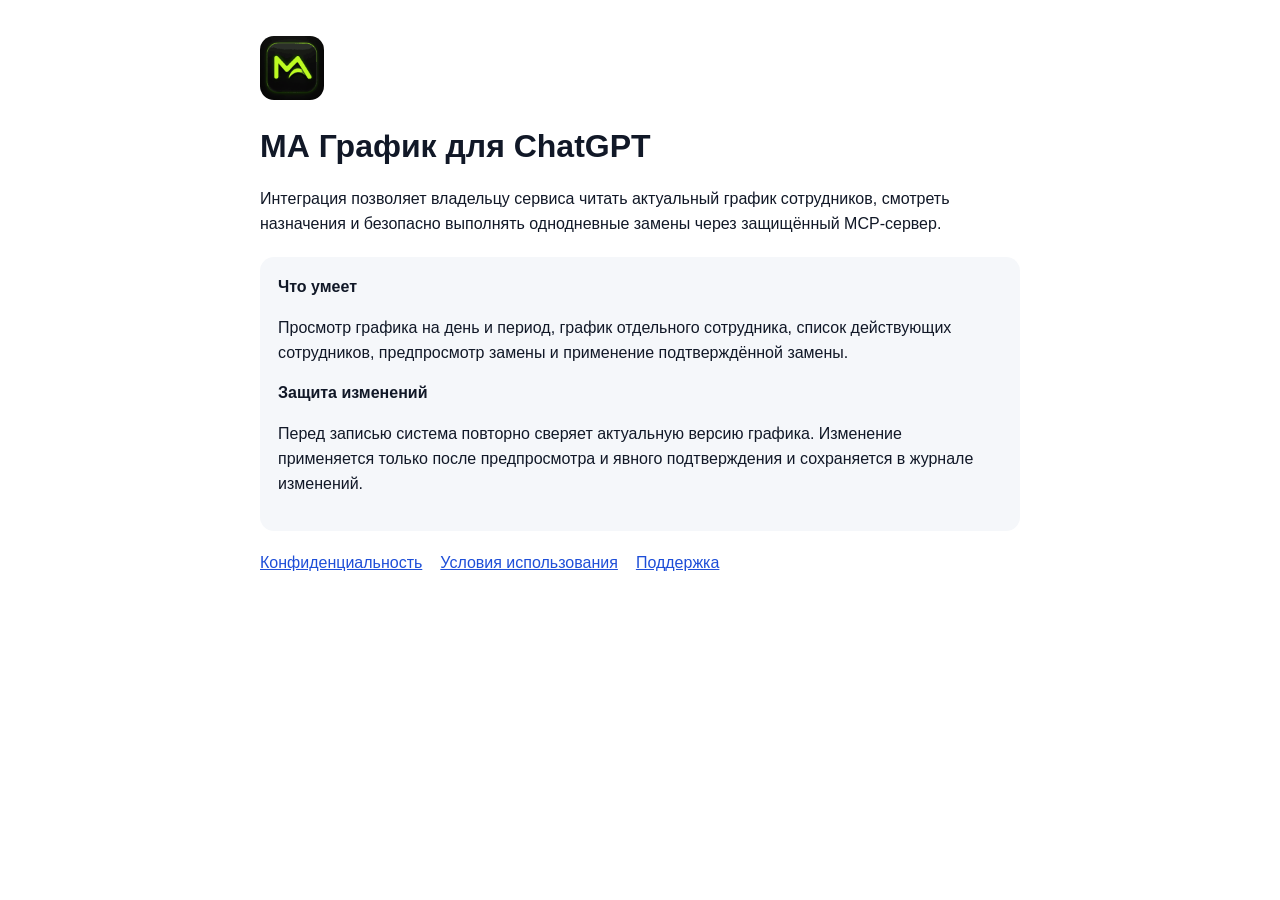
<file: plugin/index.html>
<!doctype html><html lang="ru"><head><meta charset="utf-8"><meta name="viewport" content="width=device-width,initial-scale=1"><title>МА График — плагин ChatGPT</title><style>body{font-family:-apple-system,BlinkMacSystemFont,"Segoe UI",sans-serif;max-width:760px;margin:0 auto;padding:36px 20px;color:#111827;line-height:1.55}img{width:64px;height:64px;border-radius:14px}h1{margin:14px 0 8px}a{color:#1d4ed8}.box{background:#f5f7fa;border-radius:14px;padding:18px;margin:20px 0}nav a{margin-right:18px}</style></head><body><img src="/icon-192.png" alt="МА График"><h1>МА График для ChatGPT</h1><p>Интеграция позволяет владельцу сервиса читать актуальный график сотрудников, смотреть назначения и безопасно выполнять однодневные замены через защищённый MCP-сервер.</p><div class="box"><strong>Что умеет</strong><p>Просмотр графика на день и период, график отдельного сотрудника, список действующих сотрудников, предпросмотр замены и применение подтверждённой замены.</p><strong>Защита изменений</strong><p>Перед записью система повторно сверяет актуальную версию графика. Изменение применяется только после предпросмотра и явного подтверждения и сохраняется в журнале изменений.</p></div><nav><a href="/plugin/privacy.html">Конфиденциальность</a><a href="/plugin/terms.html">Условия использования</a><a href="/plugin/support.html">Поддержка</a></nav></body></html>
</file>
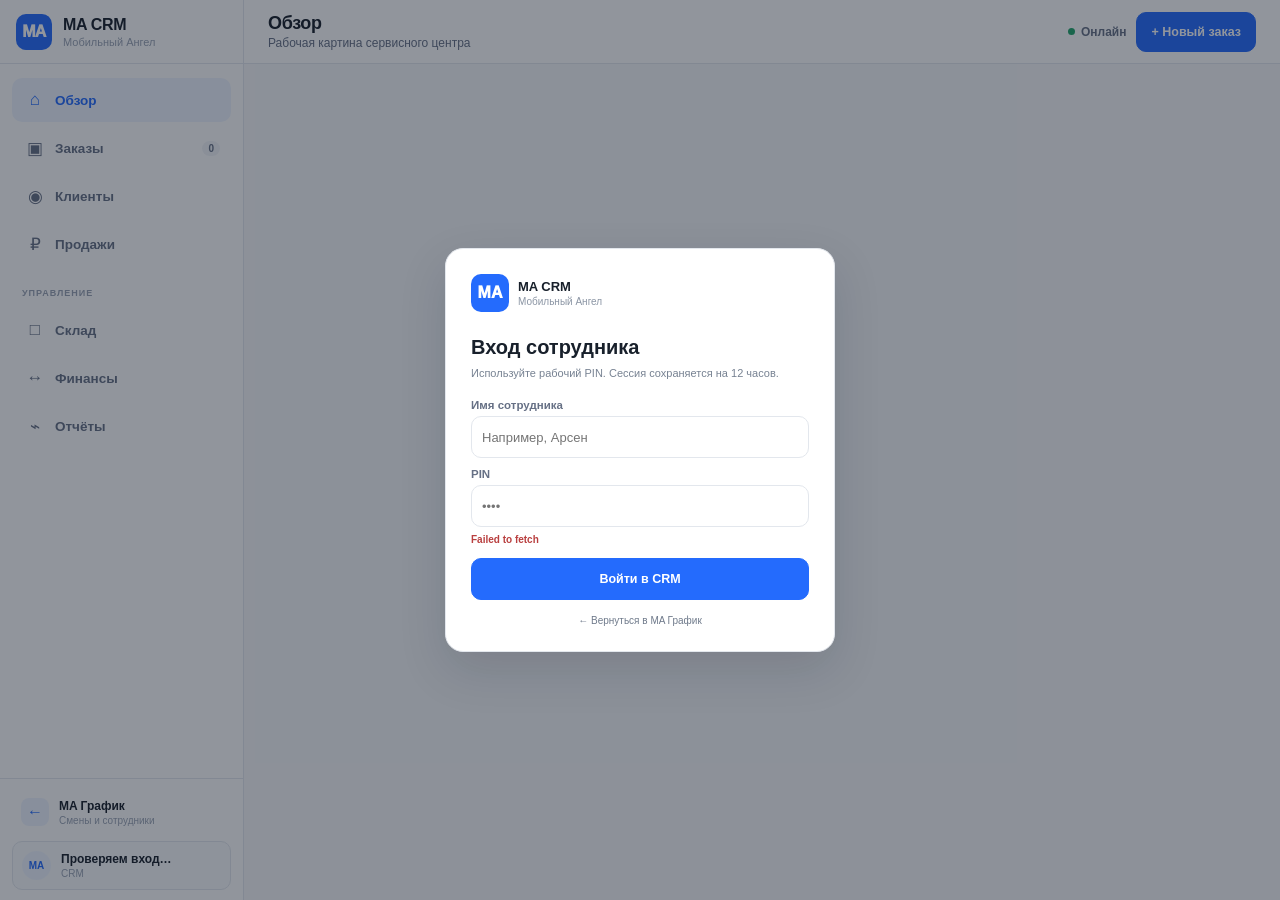
<file: crm.html>
<!doctype html>
<html lang="ru">
<head>
<meta charset="utf-8">
<meta name="viewport" content="width=device-width, initial-scale=1, viewport-fit=cover">
<meta name="theme-color" content="#f6f7f9">
<title>MA CRM</title>
<link rel="icon" type="image/png" sizes="64x64" href="ma-favicon-final-v6.png">
<link rel="apple-touch-icon" sizes="180x180" href="ma-apple-touch-final-v6.png">
<link rel="stylesheet" href="crm.css?v=20260910-v2">
<link rel="stylesheet" href="crm-phase1.css?v=20260911-1">
<link rel="stylesheet" href="crm-inventory.css?v=20260911-2">
<link rel="stylesheet" href="crm-finance.css?v=20260911-3">
<link rel="stylesheet" href="crm-final.css?v=20260911-4">
</head>
<body>
<div class="crm-shell">
  <aside class="sidebar" id="crmSidebar">
    <div class="sidebar-brand">
      <div class="brand-mark">MA</div>
      <div><b>MA CRM</b><span>Мобильный Ангел</span></div>
    </div>
    <nav class="sidebar-nav" aria-label="Разделы CRM">
      <button class="nav-item active" data-view="dashboard"><span class="nav-icon">⌂</span><span>Обзор</span></button>
      <button class="nav-item" data-view="orders"><span class="nav-icon">▣</span><span>Заказы</span><i id="navOrdersCount">0</i></button>
      <button class="nav-item" data-view="clients"><span class="nav-icon">◉</span><span>Клиенты</span></button>
      <button class="nav-item" data-view="sales"><span class="nav-icon">₽</span><span>Продажи</span></button>
      <div class="nav-caption">УПРАВЛЕНИЕ</div>
      <button class="nav-item" data-view="inventory"><span class="nav-icon">□</span><span>Склад</span></button>
      <button class="nav-item" data-view="payments"><span class="nav-icon">↔</span><span>Финансы</span></button>
      <button class="nav-item" data-view="reports"><span class="nav-icon">⌁</span><span>Отчёты</span></button>
    </nav>
    <div class="sidebar-bottom">
      <a href="./" class="back-to-grafik"><span>←</span><span><b>MA График</b><small>Смены и сотрудники</small></span></a>
      <div class="sidebar-user"><span class="user-avatar" id="crmAvatar">МА</span><span><b id="crmUser">Проверяем вход…</b><small id="crmUserRole">CRM</small></span></div>
    </div>
  </aside>

  <div class="sidebar-backdrop hidden" id="sidebarBackdrop"></div>

  <div class="crm-workspace">
    <header class="topbar">
      <div class="topbar-left">
        <button class="icon-button mobile-menu" id="openSidebar" aria-label="Открыть меню">☰</button>
        <div><h1 id="viewTitle">Обзор</h1><p id="viewSubtitle">Рабочая картина сервисного центра</p></div>
      </div>
      <div class="topbar-actions">
        <span class="online-state" id="onlineState"><i></i><span>Онлайн</span></span>
        <button class="btn btn-primary" id="globalNewRepair" type="button">+ Новый заказ</button>
      </div>
    </header>

    <div class="offline-banner hidden" id="crmOffline">Нет связи с интернетом. Изменения пока недоступны.</div>

    <main class="workspace-content hidden" id="crmMain">
      <section class="view" id="dashboardView" data-view-panel="dashboard">
        <div class="dashboard-hero">
          <div><span class="eyebrow">СЕГОДНЯ</span><h2 id="dashboardGreeting">Рабочий день</h2><p id="dashboardDate">—</p></div>
          <button class="btn btn-secondary" id="refreshDashboard" type="button">↻ Обновить</button>
        </div>
        <div class="metric-grid" id="dashboardMetrics">
          <div class="metric-card"><span>Новые заказы</span><b id="metricNew">—</b><small>принято сегодня</small></div>
          <div class="metric-card"><span>В работе</span><b id="metricWork">—</b><small>сейчас в ремонте</small></div>
          <div class="metric-card"><span>Готовы</span><b id="metricReady">—</b><small>ждут выдачи</small></div>
          <div class="metric-card"><span>Выручка сегодня</span><b id="metricRevenue">—</b><small>ремонты + продажи</small></div>
        </div>
        <div class="dashboard-grid">
          <div class="panel">
            <div class="panel-head"><div><h3>Заказы по статусам</h3><p>Текущая загрузка сервиса</p></div><button class="text-button" data-go-view="orders">Все заказы →</button></div>
            <div class="status-overview" id="statusOverview"></div>
          </div>
          <div class="panel">
            <div class="panel-head"><div><h3>Последние заказы</h3><p>Что менялось недавно</p></div></div>
            <div class="compact-list" id="recentRepairs"><div class="loading-row">Загрузка…</div></div>
          </div>
        </div>
      </section>

      <section class="view hidden" id="ordersView" data-view-panel="orders">
        <div class="section-toolbar">
          <div class="search-box"><span>⌕</span><input id="repairSearch" type="search" autocomplete="off" placeholder="Поиск по заказу, клиенту, телефону, модели, IMEI"></div>
          <select id="repairServiceFilter"><option value="">Все точки</option></select>
          <button class="filter-button" id="toggleStatusFilters" type="button">Статус <span>▾</span></button>
        </div>
        <div class="status-filters" id="repairStatusFilters">
          <button class="active" data-status="">Все</button>
          <button data-status="accepted">Принят</button>
          <button data-status="diagnostics">Диагностика</button>
          <button data-status="in_work">В работе</button>
          <button data-status="waiting_part">Ждём запчасть</button>
          <button data-status="ready">Готов</button>
          <button data-status="issued">Выдан</button>
        </div>
        <div class="table-card">
          <div class="table-headline"><div><b>Заказы</b><span id="repairCount">Загрузка…</span></div><div class="table-hint">Нажмите на строку, чтобы открыть карточку</div></div>
          <div class="data-table-wrap">
            <table class="data-table orders-table">
              <thead><tr><th>№</th><th>Клиент</th><th>Устройство / проблема</th><th>Статус</th><th>Мастер</th><th>Сумма</th><th>Обновлён</th></tr></thead>
              <tbody id="repairTableBody"><tr><td colspan="7" class="table-empty">Загружаем заказы…</td></tr></tbody>
            </table>
          </div>
          <div class="mobile-card-list" id="repairMobileList"></div>
        </div>
      </section>

      <section class="view hidden" id="clientsView" data-view-panel="clients">
        <div class="section-toolbar clients-toolbar">
          <div class="search-box"><span>⌕</span><input id="clientSearch" type="search" autocomplete="off" placeholder="Поиск клиента по имени или телефону"></div>
        </div>
        <div class="table-card">
          <div class="table-headline"><div><b>Клиенты</b><span id="clientCount">—</span></div><div class="table-hint">История ремонтов и покупок</div></div>
          <div class="data-table-wrap">
            <table class="data-table clients-table">
              <thead><tr><th>Клиент</th><th>Телефон</th><th>Ремонты</th><th>Покупки</th><th>Оборот</th><th>Последнее обращение</th></tr></thead>
              <tbody id="clientTableBody"><tr><td colspan="6" class="table-empty">Загружаем клиентов…</td></tr></tbody>
            </table>
          </div>
          <div class="mobile-card-list" id="clientMobileList"></div>
        </div>
      </section>

      <section class="view hidden" id="salesView" data-view-panel="sales">
        <div class="section-toolbar">
          <div class="search-box"><span>⌕</span><input id="saleSearch" type="search" autocomplete="off" placeholder="Поиск по продаже, клиенту, модели, IMEI"></div>
          <button class="btn btn-primary" id="openSaleModal" type="button">+ Продажа</button>
        </div>
        <div class="table-card">
          <div class="table-headline"><div><b>Продажи техники</b><span id="saleCount">Загрузка…</span></div><div class="table-hint">Себестоимость, продажа и прибыль</div></div>
          <div class="data-table-wrap">
            <table class="data-table sales-table">
              <thead><tr><th>№</th><th>Покупатель</th><th>Техника</th><th>Точка</th><th>Продажа</th><th>Прибыль</th><th>Дата</th></tr></thead>
              <tbody id="saleTableBody"><tr><td colspan="7" class="table-empty">Загружаем продажи…</td></tr></tbody>
            </table>
          </div>
          <div class="mobile-card-list" id="saleMobileList"></div>
        </div>
      </section>

      <section class="view hidden" id="reportsView" data-view-panel="reports">
        <div class="report-summary" id="reportSummary"></div>
        <div class="dashboard-grid reports-grid">
          <div class="panel"><div class="panel-head"><div><h3>Воронка ремонтов</h3><p>Распределение заказов по статусам</p></div></div><div class="report-bars" id="reportStatusBars"></div></div>
          <div class="panel"><div class="panel-head"><div><h3>Сотрудники</h3><p>Количество назначенных заказов</p></div></div><div class="report-people" id="reportPeople"></div></div>
        </div>
        <div class="report-note">Отчёт строится по данным, загруженным в текущую CRM. Расширенная финансовая аналитика доступна в разделе «Финансы».</div>
      </section>

      <section class="view hidden" id="inventoryView" data-view-panel="inventory">
        <div class="coming-soon"><div class="coming-icon">□</div><h2>Склад</h2><p>Загружаем складской модуль.</p></div>
      </section>

      <section class="view hidden" id="paymentsView" data-view-panel="payments">
        <div class="coming-soon"><div class="coming-icon">₽</div><h2>Финансы</h2><p>Загружаем финансовый модуль.</p></div>
      </section>
    </main>
  </div>
</div>

<div class="overlay hidden" id="loginOverlay">
  <div class="login-card">
    <div class="login-logo"><span>MA</span><div><b>MA CRM</b><small>Мобильный Ангел</small></div></div>
    <h2>Вход сотрудника</h2>
    <p>Используйте рабочий PIN. Сессия сохраняется на 12 часов.</p>
    <form id="crmLoginForm">
      <label><span>Имя сотрудника</span><input id="crmLoginName" autocomplete="username" placeholder="Например, Арсен" required></label>
      <label><span>PIN</span><input id="crmLoginPin" type="password" inputmode="numeric" autocomplete="current-password" maxlength="4" pattern="[0-9]{4}" placeholder="••••" required></label>
      <div class="form-error" id="crmLoginError"></div>
      <button class="btn btn-primary btn-wide" id="crmLoginBtn" type="submit">Войти в CRM</button>
    </form>
    <a class="login-back" href="./">← Вернуться в MA График</a>
  </div>
</div>

<div class="drawer-backdrop hidden" id="newRepairBackdrop"></div>
<aside class="drawer hidden" id="newRepairDrawer" aria-label="Новый заказ">
  <div class="drawer-head"><div><span class="drawer-kicker">НОВЫЙ ЗАКАЗ</span><h2>Приём устройства</h2></div><button class="icon-button" id="closeNewRepair" type="button">×</button></div>
  <form class="drawer-body" id="repairForm">
    <div class="form-section"><h3>Клиент</h3><div class="form-grid two"><label><span>Имя клиента</span><input id="repairCustomerName" autocomplete="name" placeholder="Например, Алан"></label><label><span>Телефон *</span><input id="repairPhone" type="tel" autocomplete="tel" inputmode="tel" required placeholder="+7 928 000-00-00"></label></div></div>
    <div class="form-section"><h3>Устройство</h3><div class="form-grid two"><label><span>Тип</span><select id="repairDevice"><option>Телефон</option><option>Ноутбук</option><option>Компьютер</option><option>Планшет</option><option>Игровая приставка</option><option>Другое</option></select></label><label><span>Модель</span><input id="repairModel" autocomplete="off" placeholder="iPhone 13 / Samsung A54"></label><label><span>IMEI / серийный номер</span><input id="repairImei" autocomplete="off" inputmode="numeric" placeholder="Необязательно"></label><label><span>Предварительная цена, ₽</span><input id="repairPrice" inputmode="decimal" placeholder="0"></label></div><label class="form-full"><span>Неисправность *</span><textarea id="repairIssue" required rows="3" placeholder="Что не работает / со слов клиента"></textarea></label></div>
    <div class="form-section"><h3>Исполнение</h3><div class="form-grid two"><label><span>Точка *</span><select id="repairService" required></select></label><label><span>Мастер</span><select id="repairMaster"><option value="">Не назначен</option></select></label><label><span>Принял заказ</span><select id="repairManager"></select></label></div><label class="form-full"><span>Комментарий</span><textarea id="repairComment" rows="2" placeholder="Комплектация, состояние, договорённости"></textarea></label></div>
    <div class="form-error" id="repairFormError"></div>
  </form>
  <div class="drawer-footer"><button class="btn btn-secondary" id="cancelRepairForm" type="button">Отмена</button><button class="btn btn-primary" id="saveRepairBtn" type="submit" form="repairForm">Создать заказ</button></div>
</aside>

<div class="overlay hidden" id="repairDetailOverlay">
  <div class="order-modal">
    <div class="order-modal-head"><div><span class="drawer-kicker" id="repairDetailStatus">ЗАКАЗ</span><h2 id="repairDetailTitle">Заказ</h2><p id="repairDetailSub">—</p></div><button class="icon-button" id="closeRepairDetail" type="button">×</button></div>
    <div class="order-modal-body" id="repairDetailBody"><div class="loading-row">Загрузка…</div></div>
  </div>
</div>

<div class="overlay hidden" id="saleOverlay">
  <div class="dialog-card">
    <div class="dialog-head"><div><span class="drawer-kicker">НОВАЯ ПРОДАЖА</span><h2>Продажа техники</h2></div><button class="icon-button" id="closeSaleModal" type="button">×</button></div>
    <form id="saleForm">
      <div class="form-section"><h3>Покупатель</h3><div class="form-grid two"><label><span>Имя</span><input id="saleCustomerName" autocomplete="name"></label><label><span>Телефон *</span><input id="salePhone" type="tel" inputmode="tel" autocomplete="tel" required placeholder="+7 928 000-00-00"></label></div></div>
      <div class="form-section"><h3>Техника и деньги</h3><div class="form-grid two"><label><span>Тип</span><select id="saleDevice"><option>Телефон</option><option>Ноутбук</option><option>Планшет</option><option>Другое</option></select></label><label><span>Модель *</span><input id="saleModel" required placeholder="Например, iPhone 14 128GB"></label><label><span>IMEI / серийный номер</span><input id="saleImei" autocomplete="off"></label><label><span>Точка *</span><select id="saleService" required></select></label><label><span>Закупка, ₽</span><input id="salePurchasePrice" inputmode="decimal" value="0"></label><label><span>Продажа, ₽ *</span><input id="salePrice" inputmode="decimal" required placeholder="0"></label><label><span>Менеджер</span><select id="saleManager"></select></label></div><div class="profit-preview" id="saleProfitPreview">Прибыль: 0 ₽</div><label class="form-full"><span>Комментарий</span><textarea id="saleComment" rows="2"></textarea></label></div>
      <div class="form-error" id="saleFormError"></div>
      <div class="dialog-actions"><button class="btn btn-secondary" id="cancelSale" type="button">Отмена</button><button class="btn btn-primary" id="saveSaleBtn" type="submit">Сохранить продажу</button></div>
    </form>
  </div>
</div>

<nav class="mobile-bottom-nav" id="mobileBottomNav">
  <button class="active" data-view="dashboard"><span>⌂</span><small>Обзор</small></button>
  <button data-view="orders"><span>▣</span><small>Заказы</small></button>
  <button class="mobile-create" id="mobileNewRepair" type="button"><span>＋</span><small>Заказ</small></button>
  <button data-view="clients"><span>◉</span><small>Клиенты</small></button>
  <button data-view="sales"><span>₽</span><small>Продажи</small></button>
</nav>

<div class="toast" id="crmToast" aria-live="polite"></div>
<script src="crm-phase1.js?v=20260911-1"></script>
<script src="crm-inventory.js?v=20260911-2"></script>
<script src="crm-finance.js?v=20260911-3"></script>
<script src="crm-final.js?v=20260911-4"></script>
<script src="crm-mobile-audit.js?v=20260912-1"></script>
<script src="crm.js?v=20260910-v2"></script>
<script src="crm-location.js?v=20260911-safe1"></script>
</body>
</html>
</file>
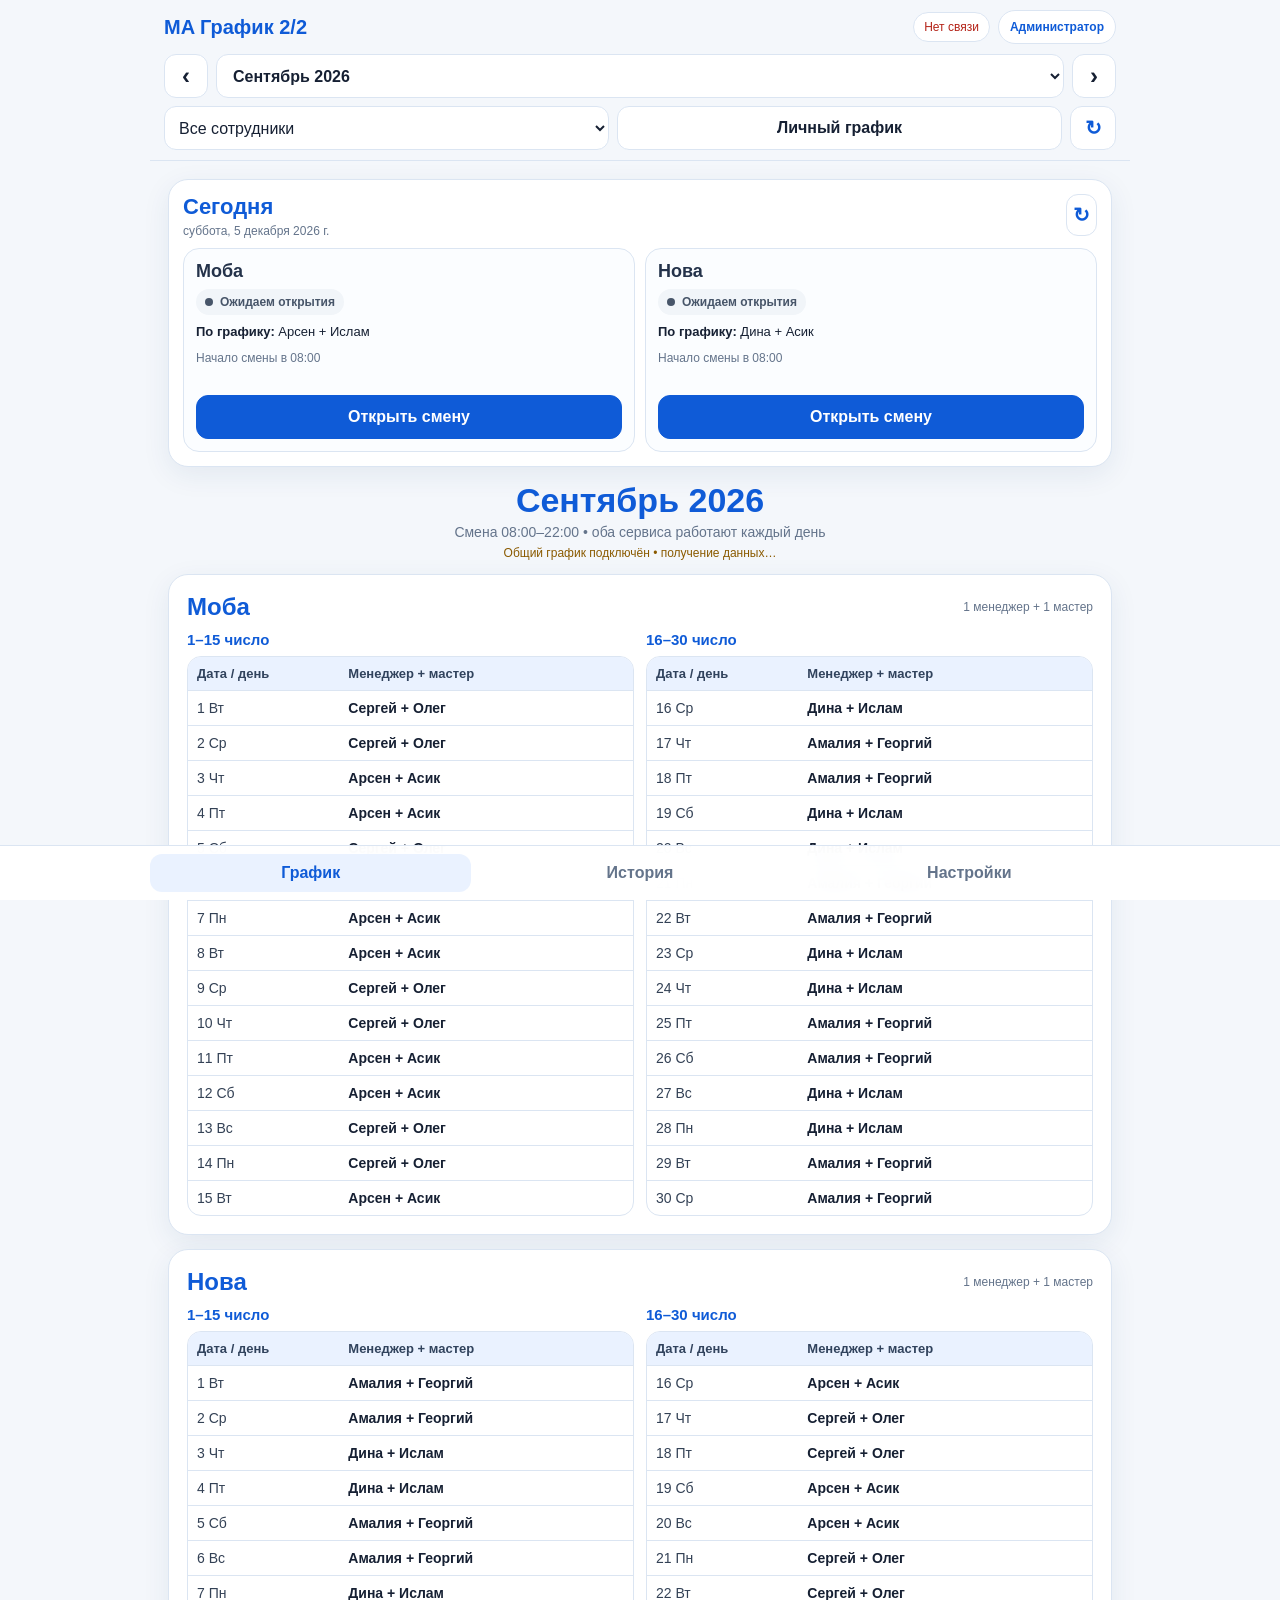
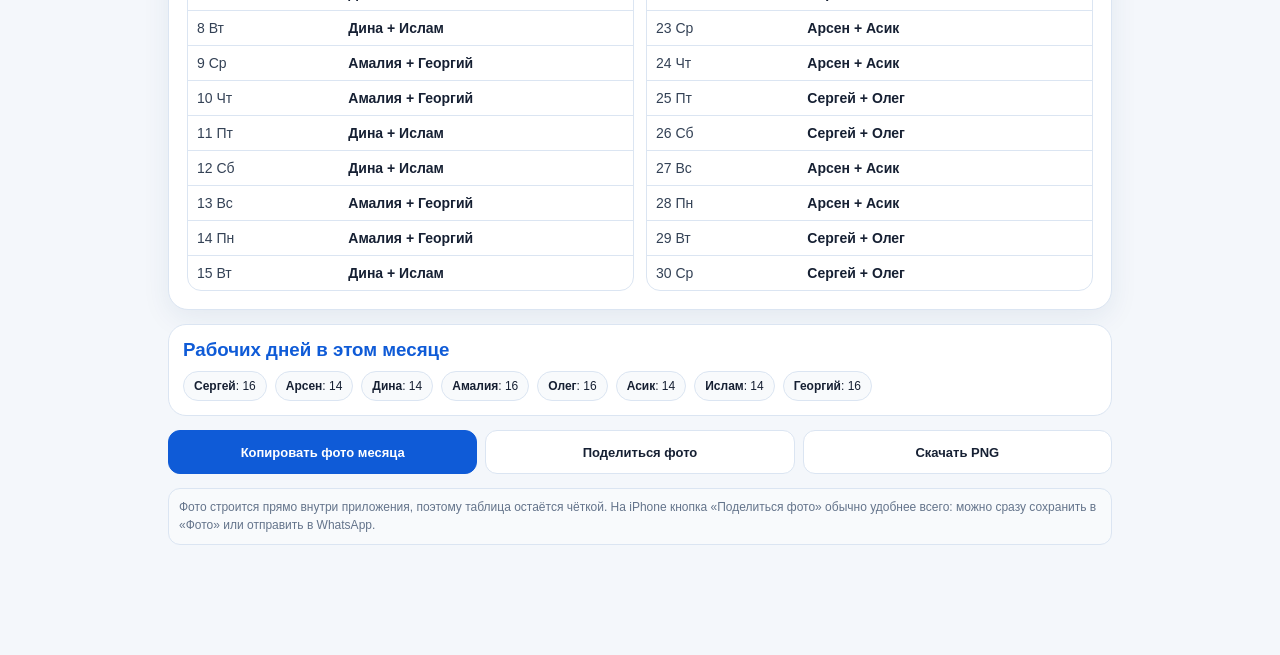
<file: index_FIXED_PIN.html>
<!doctype html>
<html lang="ru">
<head>
<meta charset="utf-8">
<meta name="viewport" content="width=device-width,initial-scale=1,viewport-fit=cover">
<meta name="theme-color" content="#0f5bd7">
<title>MA График — Смены онлайн</title>
<link rel="icon" href="data:image/svg+xml,%3Csvg xmlns='http://www.w3.org/2000/svg' viewBox='0 0 100 100'%3E%3Crect width='100' height='100' rx='22' fill='%230f5bd7'/%3E%3Ctext x='50' y='63' text-anchor='middle' font-size='42' font-family='Arial' font-weight='700' fill='white'%3EMA%3C/text%3E%3C/svg%3E">
<style>
:root{
  --bg:#f4f7fb; --card:#fff; --text:#162033; --muted:#64748b;
  --blue:#0f5bd7; --blue2:#eaf2ff; --line:#dbe5f2; --danger:#c62828;
  --shadow:0 8px 28px rgba(28,64,120,.08);
}
*{box-sizing:border-box}
html,body{margin:0;background:var(--bg);color:var(--text);font-family:-apple-system,BlinkMacSystemFont,"Segoe UI",Roboto,Arial,sans-serif}
body{min-height:100vh;padding-bottom:92px}
button,input,select{font:inherit}
button{cursor:pointer}
.app{max-width:980px;margin:0 auto}
.topbar{
  position:sticky;top:0;z-index:30;background:rgba(244,247,251,.96);backdrop-filter:blur(16px);
  border-bottom:1px solid var(--line);padding:calc(10px + env(safe-area-inset-top)) 14px 10px
}
.brandrow{display:flex;align-items:center;justify-content:space-between;gap:10px}
.brand{font-size:20px;font-weight:800;color:var(--blue)}
.badge{font-size:12px;color:var(--muted);background:#fff;border:1px solid var(--line);padding:7px 10px;border-radius:999px}
.monthnav{display:grid;grid-template-columns:44px 1fr 44px;gap:8px;margin-top:10px}
.navbtn,.primary,.secondary,.danger,.mini{
  border:1px solid var(--line);background:#fff;color:var(--text);border-radius:12px;min-height:44px;padding:10px 14px;font-weight:700
}
.navbtn{font-size:24px;padding:0}
.primary{background:var(--blue);color:#fff;border-color:var(--blue)}
.secondary{background:#fff}
.danger{color:var(--danger)}
.monthselect{width:100%;min-height:44px;border:1px solid var(--line);border-radius:12px;background:#fff;padding:0 12px;font-weight:700;color:var(--text)}
.filters{display:grid;grid-template-columns:1fr 1fr;gap:8px;margin-top:8px}
.filters select{width:100%;min-height:42px;border:1px solid var(--line);border-radius:12px;background:#fff;padding:0 10px;color:var(--text)}
.page{padding:14px}
.month-title{text-align:center;margin:8px 0 14px}
.month-title h1{font-size:28px;color:var(--blue);margin:0 0 4px}
.month-title p{margin:0;color:var(--muted);font-size:14px}
.service-card{background:var(--card);border:1px solid var(--line);box-shadow:var(--shadow);border-radius:20px;padding:14px;margin-bottom:14px}
.service-head{display:flex;justify-content:space-between;align-items:center;gap:8px;margin-bottom:10px}
.service-head h2{margin:0;color:var(--blue);font-size:24px}
.service-head .small{font-size:12px;color:var(--muted)}
.half{margin-top:12px}
.half h3{margin:0 0 8px;font-size:15px;color:var(--blue)}
.schedule{width:100%;border-collapse:separate;border-spacing:0;border:1px solid var(--line);border-radius:14px;overflow:hidden;background:#fff}
.schedule th,.schedule td{padding:9px 9px;border-bottom:1px solid var(--line);font-size:13px;vertical-align:middle}
.schedule th{background:var(--blue2);text-align:left;font-size:12px;color:#31435d}
.schedule tr:last-child td{border-bottom:0}
.schedule .date{width:34%;white-space:nowrap;color:#334155}
.schedule .pair{font-weight:650}
.highlight{background:#fff7d6!important}
.today td{box-shadow:inset 3px 0 0 var(--blue)}
.summary{background:#fff;border:1px solid var(--line);border-radius:18px;padding:14px;margin-bottom:14px}
.summary h3{margin:0 0 10px;color:var(--blue)}
.chips{display:flex;flex-wrap:wrap;gap:8px}
.chip{background:#f8fafc;border:1px solid var(--line);border-radius:999px;padding:7px 10px;font-size:12px}
.actions{display:grid;grid-template-columns:1fr 1fr 1fr;gap:8px;margin:14px 0}
.actions button{font-size:13px;padding:10px 8px}
.section{background:#fff;border:1px solid var(--line);border-radius:20px;padding:14px;margin-bottom:14px;box-shadow:var(--shadow)}
.section h2{margin:0 0 12px;color:var(--blue);font-size:22px}
.section h3{margin:18px 0 8px;font-size:15px}
.grid2{display:grid;grid-template-columns:1fr 1fr;gap:10px}
.field{display:flex;flex-direction:column;gap:6px;margin-bottom:10px}
.field label{font-size:12px;color:var(--muted);font-weight:700}
.field input,.field select{width:100%;min-height:44px;border:1px solid var(--line);border-radius:12px;padding:0 12px;background:#fff;color:var(--text)}
.pairbox{border:1px solid var(--line);border-radius:14px;padding:10px;margin-bottom:10px;background:#fbfdff}
.pairbox strong{display:block;margin-bottom:8px;color:#334155}
.switchrow{display:flex;align-items:center;justify-content:space-between;gap:12px;padding:10px 0;border-bottom:1px solid var(--line)}
.switchrow:last-child{border-bottom:0}
.switchrow input{width:22px;height:22px}
.notice{font-size:12px;line-height:1.45;color:var(--muted);background:#f8fafc;border:1px solid var(--line);border-radius:12px;padding:10px}
.settings-actions{display:grid;grid-template-columns:1fr 1fr;gap:8px;margin-top:10px}
.bottom{
  position:fixed;left:0;right:0;bottom:0;z-index:40;background:rgba(255,255,255,.96);backdrop-filter:blur(14px);
  border-top:1px solid var(--line);padding:8px 12px calc(8px + env(safe-area-inset-bottom))
}
.bottom-inner{max-width:980px;margin:0 auto;display:grid;grid-template-columns:1fr 1fr;gap:8px}
.tab{border:0;background:transparent;border-radius:12px;padding:10px;font-weight:800;color:var(--muted)}
.tab.active{background:var(--blue2);color:var(--blue)}
.hidden{display:none!important}
.toast{
 position:fixed;left:50%;bottom:100px;transform:translateX(-50%);z-index:100;background:#172033;color:white;
 padding:10px 14px;border-radius:999px;font-size:13px;opacity:0;pointer-events:none;transition:.2s
}
.toast.show{opacity:1}
.modal{position:fixed;inset:0;z-index:90;background:rgba(10,20,35,.45);display:flex;align-items:flex-end;justify-content:center;padding:12px}
.sheet{width:min(100%,720px);max-height:88vh;overflow:auto;background:#fff;border-radius:22px 22px 16px 16px;padding:16px}
.sheet-head{display:flex;justify-content:space-between;align-items:center;gap:10px}
.sheet h2{margin:0;color:var(--blue)}
.close{border:0;background:#eef3f8;border-radius:10px;width:40px;height:40px;font-size:20px}
.personal-list{display:grid;gap:8px}
.personal-item{display:flex;justify-content:space-between;gap:10px;border:1px solid var(--line);background:#fff;border-radius:12px;padding:10px;font-size:13px}
.personal-item b{color:var(--blue)}
@media(min-width:760px){
 .page{padding:18px}
 .halves{display:grid;grid-template-columns:1fr 1fr;gap:12px}
 .half{margin-top:0}
 .service-card{padding:18px}
 .schedule th,.schedule td{font-size:14px}
 .schedule th{font-size:13px}
 .month-title h1{font-size:34px}
}
@media(max-width:520px){
 .actions{grid-template-columns:1fr}
 .grid2{grid-template-columns:1fr}
 .filters{grid-template-columns:1fr}
 .schedule th,.schedule td{padding:8px 7px}
}
@media print{
 .topbar,.bottom,.actions,.filters,.summary,.settings-only{display:none!important}
 body{padding:0;background:#fff}
 .page{padding:0}
 .service-card{box-shadow:none;break-inside:avoid}
}

.cloudline{margin-top:6px!important;font-size:12px!important}
.online{color:#0b7a3e!important}.offline{color:#b42318!important}.syncing{color:#8a5a00!important}
.filters{grid-template-columns:1fr 1fr 46px!important}
.iconbtn{border:1px solid var(--line);background:#fff;border-radius:12px;min-height:42px;font-size:20px;font-weight:800;color:var(--blue)}
.authbtn{border:1px solid var(--line);background:#fff;border-radius:999px;min-height:34px;padding:0 11px;font-size:12px;font-weight:800;color:var(--blue)}
.cloud-warning{background:#fff4e5;border:1px solid #ffd7a1;color:#754400;border-radius:14px;padding:11px 12px;font-size:12px;line-height:1.45;margin-bottom:12px}
.cloud-ok{background:#edf9f1;border:1px solid #bfe7cb;color:#14532d;border-radius:14px;padding:11px 12px;font-size:12px;line-height:1.45;margin-bottom:12px}
.login-actions{display:grid;grid-template-columns:1fr 1fr;gap:8px;margin-top:10px}.login-error{color:var(--danger);font-size:12px;margin-top:8px;min-height:18px}
@media(max-width:520px){.filters{grid-template-columns:1fr 1fr 46px!important}}


/* --- Смена открыта / история --- */
.today-board{background:#fff;border:1px solid var(--line);border-radius:20px;padding:14px;margin:0 0 14px;box-shadow:var(--shadow)}
.today-board h2{margin:0;color:var(--blue);font-size:22px}.today-head{display:flex;align-items:flex-start;justify-content:space-between;gap:10px;margin-bottom:10px}
.today-date{font-size:12px;color:var(--muted);margin-top:4px}.shift-cards{display:grid;grid-template-columns:1fr 1fr;gap:10px}
.shift-card{border:1px solid var(--line);border-radius:16px;padding:12px;background:#fbfdff}.shift-card h3{margin:0 0 7px;color:#24324a;font-size:18px}
.shift-status{display:inline-flex;align-items:center;gap:7px;border-radius:999px;padding:6px 9px;font-size:12px;font-weight:800;margin-bottom:8px}
.shift-status.wait{background:#f1f5f9;color:#475569}.shift-status.open{background:#e8f7ee;color:#13713e}.shift-status.late{background:#fff3d6;color:#8a5a00}
.shift-status.closed{background:#eef2f7;color:#475569}.shift-status.missing{background:#fdecec;color:#a61b1b}
.dot{width:8px;height:8px;border-radius:50%;background:currentColor}.shift-pair{font-size:13px;line-height:1.4;margin-bottom:9px}.shift-meta{font-size:12px;color:var(--muted);line-height:1.45;min-height:35px}
.shift-action{width:100%;margin-top:10px}.shift-action[disabled]{opacity:.5;cursor:not-allowed}.mismatch{color:#b45309;font-weight:800}
.history-toolbar{display:grid;grid-template-columns:1fr 1fr 1fr;gap:8px;margin-bottom:10px}.history-toolbar input,.history-toolbar select{width:100%;min-height:42px;border:1px solid var(--line);border-radius:12px;padding:0 10px;background:#fff}
.history-list{display:grid;gap:10px}.history-item{background:#fff;border:1px solid var(--line);border-radius:16px;padding:12px}.history-top{display:flex;align-items:center;justify-content:space-between;gap:8px;margin-bottom:8px}
.history-service{font-weight:850;color:var(--blue)}.history-date{font-size:12px;color:var(--muted)}.history-grid{display:grid;grid-template-columns:1fr 1fr;gap:8px}.history-cell{background:#f8fafc;border-radius:11px;padding:9px;font-size:12px;line-height:1.45}
.history-cell b{display:block;color:#334155;margin-bottom:3px}.tag{display:inline-block;padding:4px 7px;border-radius:999px;font-size:11px;font-weight:800;margin-left:5px}.tag.late{background:#fff3d6;color:#8a5a00}.tag.bad{background:#fdecec;color:#a61b1b}.tag.ok{background:#e8f7ee;color:#13713e}
.history-empty{text-align:center;color:var(--muted);padding:30px 12px}.pin-grid{display:grid;grid-template-columns:1fr 120px;gap:8px;align-items:end}.pin-grid+.pin-grid{margin-top:8px}
.push-box{border:1px solid var(--line);border-radius:14px;padding:11px;background:#fbfdff}.push-state{font-size:12px;color:var(--muted);line-height:1.45;margin:7px 0 10px}
.bottom-inner{grid-template-columns:repeat(3,1fr)!important}.edit-shift-btn{border:1px solid var(--line);background:#fff;border-radius:9px;padding:7px 9px;font-weight:700;font-size:11px;color:var(--blue)}
#historyPage .section{box-shadow:none}.modal-note{font-size:12px;color:var(--muted);line-height:1.45;margin-top:8px}.readonly{background:#f8fafc!important;color:#64748b!important}
@media(max-width:600px){.shift-cards{grid-template-columns:1fr}.history-toolbar{grid-template-columns:1fr}.history-grid{grid-template-columns:1fr}.pin-grid{grid-template-columns:1fr 110px}}

</style>
<link rel="manifest" href="manifest.webmanifest">
<link rel="apple-touch-icon" href="icon-192.png">
</head>
<body>
<div class="app">
  <header class="topbar" id="topbar">
    <div class="brandrow">
      <div class="brand">MA График 2/2</div>
      <div style="display:flex;align-items:center;gap:8px">
        <div class="badge" id="saveBadge">Загрузка…</div>
        <button class="authbtn" id="adminBtn">Администратор</button>
      </div>
    </div>
    <div id="scheduleControls">
      <div class="monthnav">
        <button class="navbtn" id="prevBtn" aria-label="Предыдущий месяц">‹</button>
        <select class="monthselect" id="monthSelect"></select>
        <button class="navbtn" id="nextBtn" aria-label="Следующий месяц">›</button>
      </div>
      <div class="filters">
        <select id="employeeFilter"><option value="">Все сотрудники</option></select>
        <button class="secondary" id="personalBtn">Личный график</button>
        <button class="iconbtn" id="refreshBtn" title="Обновить общий график" aria-label="Обновить">↻</button>
      </div>
    </div>
  </header>

  <main class="page">
    <section id="schedulePage">
      <div class="today-board">
        <div class="today-head">
          <div><h2>Сегодня</h2><div class="today-date" id="todayDateLabel">—</div></div>
          <button class="iconbtn" id="refreshShiftsBtn" title="Обновить смены">↻</button>
        </div>
        <div class="shift-cards" id="todayShiftCards"></div>
      </div>
      <div class="month-title">
        <h1 id="monthTitle"></h1>
        <p id="monthSubtitle"></p>
        <p id="cloudStatusLine" class="cloudline"></p>
      </div>
      <div id="servicesRoot"></div>
      <div class="summary">
        <h3>Рабочих дней в этом месяце</h3>
        <div class="chips" id="summaryChips"></div>
      </div>
      <div class="actions">
        <button class="primary" id="copyPhotoBtn">Копировать фото месяца</button>
        <button class="secondary" id="shareBtn">Поделиться фото</button>
        <button class="secondary" id="downloadBtn">Скачать PNG</button>
      </div>
      <div class="notice">Фото строится прямо внутри приложения, поэтому таблица остаётся чёткой. На iPhone кнопка «Поделиться фото» обычно удобнее всего: можно сразу сохранить в «Фото» или отправить в WhatsApp.</div>
    </section>

    <section id="historyPage" class="hidden">
      <div class="section">
        <h2>История смен</h2>
        <div class="notice" id="historyNotice">История доступна администратору: открытие, закрытие, опоздания и кто подтвердил смену.</div>
        <div class="history-toolbar" style="margin-top:12px">
          <input type="date" id="historyFrom" aria-label="С даты">
          <input type="date" id="historyTo" aria-label="По дату">
          <select id="historyService"><option value="">Все сервисы</option></select>
        </div>
        <div class="history-toolbar">
          <select id="historyEmployee"><option value="">Все сотрудники</option></select>
          <select id="historyProblem"><option value="">Все смены</option><option value="late">Только опоздания</option><option value="unclosed">Только незакрытые</option></select>
          <button class="primary" id="loadHistoryBtn">Показать</button>
        </div>
        <div class="history-list" id="historyList"></div>
      </div>
    </section>

    <section id="settingsPage" class="hidden">
      <div class="section">
        <h2>Общий онлайн-график</h2>
        <div id="cloudSettingsState"></div>
        <div class="notice">Сотрудники открывают одну и ту же ссылку только для просмотра. Изменять общий график может только администратор после входа.</div>
        <div class="settings-actions">
          <button class="secondary" id="forceSyncBtn">Загрузить из облака</button>
          <button class="secondary" id="logoutBtn">Выйти из администратора</button>
        </div>
      </div>

      <div class="section">
        <h2>Контроль открытия смен</h2>
        <div class="push-box">
          <b>Push-уведомления на мой телефон</b>
          <div class="push-state" id="pushState">Проверяем поддержку уведомлений…</div>
          <button class="primary" id="enablePushBtn">Включить уведомления</button>
        </div>
        <h3>PIN менеджеров</h3>
        <div class="notice">PIN нужен менеджеру только для кнопок «Открыть смену» и «Закрыть смену». PIN не показывается сотрудникам и не хранится в HTML.</div>
        <div id="pinFields" style="margin-top:10px"></div>
        <button class="secondary" id="savePinsBtn" style="width:100%;margin-top:10px">Сохранить новые PIN</button>
      </div>

      <div class="section">
        <h2>Основные настройки</h2>
        <div class="grid2">
          <div class="field"><label>Год начала графика</label><input type="number" id="startYear" min="2020" max="2100"></div>
          <div class="field"><label>Месяц начала</label><select id="startMonth"></select></div>
          <div class="field"><label>Название сервиса 1</label><input id="service1"></div>
          <div class="field"><label>Название сервиса 2</label><input id="service2"></div>
          <div class="field"><label>Начало смены</label><input type="time" id="shiftStart"></div>
          <div class="field"><label>Конец смены</label><input type="time" id="shiftEnd"></div>
          <div class="field"><label>День обмена точками</label><input type="number" id="swapDay" min="2" max="28"></div>
        </div>
      </div>

      <div class="section">
        <h2>Менеджеры</h2>
        <div class="pairbox">
          <strong>Пара менеджеров A</strong>
          <div class="grid2">
            <div class="field"><label>Менеджер A1</label><input id="mA1"></div>
            <div class="field"><label>Менеджер A2</label><input id="mA2"></div>
          </div>
        </div>
        <div class="pairbox">
          <strong>Пара менеджеров B</strong>
          <div class="grid2">
            <div class="field"><label>Менеджер B1</label><input id="mB1"></div>
            <div class="field"><label>Менеджер B2</label><input id="mB2"></div>
          </div>
        </div>
      </div>

      <div class="section">
        <h2>Мастера</h2>
        <div class="pairbox">
          <strong>Пара мастеров A</strong>
          <div class="grid2">
            <div class="field"><label>Мастер A1</label><input id="wA1"></div>
            <div class="field"><label>Мастер A2</label><input id="wA2"></div>
          </div>
        </div>
        <div class="pairbox">
          <strong>Пара мастеров B</strong>
          <div class="grid2">
            <div class="field"><label>Мастер B1</label><input id="wB1"></div>
            <div class="field"><label>Мастер B2</label><input id="wB2"></div>
          </div>
        </div>
      </div>

      <div class="section">
        <h2>Логика графика</h2>
        <div class="switchrow">
          <div><b>Строгий график 2/2</b><div class="notice" style="margin-top:6px">Цикл не сбрасывается в начале нового месяца.</div></div>
          <input type="checkbox" id="strict22">
        </div>
        <div class="switchrow">
          <div><b>Менять сервисы в середине месяца</b><div class="notice" style="margin-top:6px">Пары переходят из Мобы в Нову и наоборот.</div></div>
          <input type="checkbox" id="swapServices">
        </div>
        <div class="switchrow">
          <div><b>Менять связку менеджеры ↔ мастера каждый месяц</b><div class="notice" style="margin-top:6px">Чтобы одни и те же люди не работали постоянно вместе.</div></div>
          <input type="checkbox" id="rotateMasterPairs">
        </div>
      </div>

      <div class="section">
        <h2>Резервная копия</h2>
        <div class="settings-actions">
          <button class="secondary" id="exportBtn">Экспорт настроек</button>
          <button class="secondary" id="importBtn">Импорт настроек</button>
        </div>
        <input type="file" id="importFile" accept="application/json" class="hidden">
        <div class="settings-actions">
          <button class="primary" id="saveSettingsBtn">Сохранить настройки</button>
          <button class="danger" id="resetBtn">Сбросить всё</button>
        </div>
      </div>
    </section>
  </main>
</div>

<nav class="bottom">
  <div class="bottom-inner">
    <button class="tab active" data-tab="schedule">График</button>
    <button class="tab" data-tab="history">История</button>
    <button class="tab" data-tab="settings">Настройки</button>
  </div>
</nav>

<div class="toast" id="toast"></div>

<div class="modal hidden" id="personalModal">
  <div class="sheet">
    <div class="sheet-head">
      <h2 id="personalTitle">Личный график</h2>
      <button class="close" id="closePersonal">×</button>
    </div>
    <div class="personal-list" id="personalList" style="margin-top:12px"></div>
  </div>
</div>


<div class="modal hidden" id="loginModal">
  <div class="sheet">
    <div class="sheet-head"><h2>Вход администратора</h2><button class="close" id="closeLogin">×</button></div>
    <div class="notice" style="margin-top:12px">Сотрудникам вход не нужен — они просто открывают ссылку и смотрят актуальный график.</div>
    <div class="field" style="margin-top:14px"><label>Email администратора Supabase</label><input type="email" id="adminEmail" autocomplete="username" placeholder="you@example.com"></div>
    <div class="field"><label>Пароль</label><input type="password" id="adminPassword" autocomplete="current-password" placeholder="Пароль"></div>
    <div class="login-error" id="loginError"></div>
    <div class="login-actions"><button class="secondary" id="cancelLogin">Отмена</button><button class="primary" id="loginBtn">Войти</button></div>
  </div>
</div>


<div class="modal hidden" id="shiftActionModal">
  <div class="sheet">
    <div class="sheet-head"><h2 id="shiftActionTitle">Открыть смену</h2><button class="close" id="closeShiftAction">×</button></div>
    <div class="notice" id="shiftActionInfo" style="margin-top:12px"></div>
    <div class="field" style="margin-top:12px"><label>Кто подтверждает</label><select id="shiftEmployee"></select></div>
    <div class="field"><label>PIN (4 цифры)</label><input id="shiftPin" type="password" inputmode="numeric" pattern="[0-9]*" maxlength="4" placeholder="••••"></div>
    <div class="login-error" id="shiftActionError"></div>
    <div class="login-actions"><button class="secondary" id="cancelShiftAction">Отмена</button><button class="primary" id="confirmShiftAction">Подтвердить</button></div>
  </div>
</div>

<div class="modal hidden" id="editShiftModal">
  <div class="sheet">
    <div class="sheet-head"><h2>Исправить смену</h2><button class="close" id="closeEditShift">×</button></div>
    <div class="notice" id="editShiftInfo" style="margin-top:12px"></div>
    <input type="hidden" id="editShiftId">
    <div class="grid2" style="margin-top:12px">
      <div class="field"><label>Кто открыл</label><input id="editOpenedBy"></div>
      <div class="field"><label>Время открытия (МСК)</label><input id="editOpenedTime" type="time"></div>
      <div class="field"><label>Кто закрыл</label><input id="editClosedBy"></div>
      <div class="field"><label>Время закрытия (МСК)</label><input id="editClosedTime" type="time"></div>
    </div>
    <div class="modal-note">Пустое время закрытия означает, что смена пока не закрыта. Изменять историю может только администратор.</div>
    <div class="login-actions"><button class="secondary" id="cancelEditShift">Отмена</button><button class="primary" id="saveEditShift">Сохранить</button></div>
  </div>
</div>

<script>
(function(){
  "use strict";
  const MONTHS = ["Январь","Февраль","Март","Апрель","Май","Июнь","Июль","Август","Сентябрь","Октябрь","Ноябрь","Декабрь"];
  const WD = ["Вс","Пн","Вт","Ср","Чт","Пт","Сб"];
  const STORAGE_KEY = "ma_schedule_22_v2";

  // === ОБЩИЙ ОНЛАЙН-ГРАФИК ===
  // Вставь сюда данные Supabase перед загрузкой файла в Vercel.
  const SUPABASE_URL = "https://yedzfmibceboncrytbqz.supabase.co";
  const SUPABASE_PUBLISHABLE_KEY = "sb_publishable_tSqbw3aeAgxYuzHhQurCuw_yDze4ZNn";
  const CLOUD_TABLE = "ma_schedule_config";
  const CLOUD_ROW_ID = "main";
  const AUTH_STORAGE_KEY = "ma_schedule_admin_session_v1";
  const SYNC_INTERVAL_MS = 15000;
  const SHIFT_TABLE = "ma_shifts";
  const SHIFT_FUNCTION_URL = SUPABASE_URL + "/functions/v1/ma-shifts";
  const VAPID_PUBLIC_KEY = "BNa-XTPFzPk8s00Rl5j9uTkBPgYHTM-zMaw6aVXP1HQSfoFfKCy_B4sf0Svcs5Tv7h_ue2-OWQBOQk41MepJOik";
  const SHIFT_POLL_MS = 20000;
  const SHIFT_TIMEZONE = "Europe/Moscow";

  const DEFAULTS = {
    startYear: 2026,
    startMonth: 8,
    service1: "Моба",
    service2: "Нова",
    shiftStart: "08:00",
    shiftEnd: "22:00",
    swapDay: 16,
    strict22: true,
    swapServices: true,
    rotateMasterPairs: true,
    managers: [["Сергей","Арсен"],["Дина","Амалия"]],
    masters: [["Олег","Асик"],["Ислам","Георгий"]]
  };

  let settings = loadSettings();
  let currentIndex = 0;
  let adminSession = loadAdminSession();
  let settingsDirty = false;
  let lastCloudUpdatedAt = null;
  let syncTimer = null;
  let shiftPollTimer = null;
  let currentShiftRows = [];
  let pendingShiftAction = null;
  let editingShiftRow = null;
  let serviceWorkerRegistration = null;

  const $ = id => document.getElementById(id);
  const monthSelect = $("monthSelect");
  const employeeFilter = $("employeeFilter");

  function clone(obj){ return JSON.parse(JSON.stringify(obj)); }

  function cloudConfigured(){
    return /^https:\/\/.+\.supabase\.co$/i.test(SUPABASE_URL) && SUPABASE_PUBLISHABLE_KEY && !SUPABASE_PUBLISHABLE_KEY.includes("PASTE_");
  }

  function loadAdminSession(){
    try{ const raw=localStorage.getItem(AUTH_STORAGE_KEY); return raw ? JSON.parse(raw) : null; }
    catch(e){ return null; }
  }

  function saveAdminSession(session){
    adminSession=session || null;
    if(session) localStorage.setItem(AUTH_STORAGE_KEY,JSON.stringify(session));
    else localStorage.removeItem(AUTH_STORAGE_KEY);
    updateAuthUI();
  }

  function isAdmin(){ return !!(adminSession && adminSession.access_token); }

  function setCloudStatus(text,kind=""){
    const badge=$("saveBadge");
    badge.textContent=text;
    badge.classList.remove("online","offline","syncing");
    if(kind) badge.classList.add(kind);
  }

  function updateCloudStatusLine(){
    const el=$("cloudStatusLine");
    if(!cloudConfigured()){
      el.textContent="Облако не подключено — данные пока сохраняются только на этом устройстве.";
      el.className="cloudline offline";
      return;
    }
    if(lastCloudUpdatedAt){
      const dt=new Date(lastCloudUpdatedAt);
      el.textContent=`Общий график • обновлён ${dt.toLocaleString("ru-RU")}`;
      el.className="cloudline online";
    }else{
      el.textContent="Общий график подключён • получение данных…";
      el.className="cloudline syncing";
    }
  }

  function updateCloudSettingsState(){
    const el=$("cloudSettingsState");
    if(!el) return;
    if(!cloudConfigured()){
      el.innerHTML='<div class="cloud-warning"><b>Supabase ещё не подключён.</b><br>Нужно один раз вставить Project URL и publishable key в HTML перед загрузкой в Vercel.</div>';
    }else if(isAdmin()){
      el.innerHTML='<div class="cloud-ok"><b>Облако подключено.</b><br>Ты вошёл как администратор. Сохранение меняет график для всех устройств.</div>';
    }else{
      el.innerHTML='<div class="cloud-ok"><b>Облако подключено.</b><br>Сейчас режим просмотра. Для изменения общего графика войди как администратор.</div>';
    }
    if($("logoutBtn")) $("logoutBtn").disabled=!isAdmin();
  }

  function updateAuthUI(){
    const btn=$("adminBtn"); if(!btn) return;
    btn.textContent=isAdmin() ? "Админ ✓" : "Администратор";
    updateCloudSettingsState();
  }

  async function authFetch(path,options={}){
    if(!cloudConfigured()) throw new Error("Supabase не настроен");
    const headers=Object.assign({"apikey":SUPABASE_PUBLISHABLE_KEY,"Content-Type":"application/json"},options.headers||{});
    return fetch(SUPABASE_URL+path,Object.assign({},options,{headers}));
  }

  async function loginAdmin(email,password){
    const res=await authFetch("/auth/v1/token?grant_type=password",{method:"POST",body:JSON.stringify({email,password})});
    const data=await res.json().catch(()=>({}));
    if(!res.ok) throw new Error(data.msg || data.error_description || data.message || "Ошибка входа");
    data.expires_at_ms=Date.now()+((data.expires_in||3600)*1000);
    saveAdminSession(data); return data;
  }

  async function refreshAdminSession(){
    if(!adminSession || !adminSession.refresh_token) return null;
    const res=await authFetch("/auth/v1/token?grant_type=refresh_token",{method:"POST",body:JSON.stringify({refresh_token:adminSession.refresh_token})});
    const data=await res.json().catch(()=>({}));
    if(!res.ok){ saveAdminSession(null); return null; }
    data.expires_at_ms=Date.now()+((data.expires_in||3600)*1000);
    saveAdminSession(data); return data;
  }

  async function getAdminToken(){
    if(!adminSession) return null;
    if(!adminSession.expires_at_ms || adminSession.expires_at_ms<Date.now()+60000) await refreshAdminSession();
    return adminSession ? adminSession.access_token : null;
  }

  function mergeRemoteSettings(remote){
    const merged=Object.assign(clone(DEFAULTS),remote||{});
    if(!Array.isArray(merged.managers) || merged.managers.length!==2) merged.managers=clone(DEFAULTS.managers);
    if(!Array.isArray(merged.masters) || merged.masters.length!==2) merged.masters=clone(DEFAULTS.masters);
    return merged;
  }

  async function syncFromCloud(showToast=false){
    if(!cloudConfigured()){
      setCloudStatus("Локально","offline"); updateCloudStatusLine(); updateCloudSettingsState();
      if(showToast) toast("Supabase ещё не подключён"); return false;
    }
    if(settingsDirty && !$("settingsPage").classList.contains("hidden")){
      if(showToast) toast("Есть несохранённые изменения"); return false;
    }
    setCloudStatus("Синхронизация…","syncing");
    try{
      const res=await authFetch(`/rest/v1/${CLOUD_TABLE}?id=eq.${encodeURIComponent(CLOUD_ROW_ID)}&select=settings,updated_at`,{method:"GET"});
      if(!res.ok) throw new Error(await res.text());
      const rows=await res.json();
      if(rows && rows[0] && rows[0].settings && Object.keys(rows[0].settings).length){
        settings=mergeRemoteSettings(rows[0].settings);
        localStorage.setItem(STORAGE_KEY,JSON.stringify(settings));
        lastCloudUpdatedAt=rows[0].updated_at || null;
        populateSettings(); renderMonth();
      }
      setCloudStatus("Онлайн","online"); updateCloudStatusLine(); updateCloudSettingsState();
      if(showToast) toast("Общий график обновлён"); return true;
    }catch(e){
      console.error(e); setCloudStatus("Нет связи","offline"); updateCloudStatusLine();
      if(showToast) toast("Не удалось загрузить общий график"); return false;
    }
  }

  async function saveToCloud(newSettings){
    if(!cloudConfigured()) throw new Error("Supabase ещё не подключён");
    const token=await getAdminToken(); if(!token) throw new Error("Нужно войти как администратор");
    setCloudStatus("Сохранение…","syncing");
    const now=new Date().toISOString();
    const res=await authFetch(`/rest/v1/${CLOUD_TABLE}?on_conflict=id`,{
      method:"POST",
      headers:{"Authorization":"Bearer "+token,"Prefer":"resolution=merge-duplicates,return=representation"},
      body:JSON.stringify({id:CLOUD_ROW_ID,settings:newSettings,updated_at:now})
    });
    const data=await res.json().catch(()=>null);
    if(!res.ok) throw new Error((data && (data.message||data.error_description)) || "Не удалось сохранить в облако");
    lastCloudUpdatedAt=(Array.isArray(data)&&data[0]&&data[0].updated_at) || now;
    setCloudStatus("Онлайн","online"); updateCloudStatusLine(); return true;
  }


  function moscowParts(date=new Date()){
    const parts=new Intl.DateTimeFormat("en-US",{timeZone:SHIFT_TIMEZONE,year:"numeric",month:"2-digit",day:"2-digit",hour:"2-digit",minute:"2-digit",hour12:false}).formatToParts(date);
    const o={}; parts.forEach(p=>{ if(p.type!=="literal") o[p.type]=p.value; });
    return {date:`${o.year}-${o.month}-${o.day}`,time:`${o.hour}:${o.minute}`,hour:Number(o.hour),minute:Number(o.minute),year:Number(o.year),month:Number(o.month),day:Number(o.day)};
  }

  function formatMoscowDate(iso){
    if(!iso) return "—";
    return new Intl.DateTimeFormat("ru-RU",{timeZone:SHIFT_TIMEZONE,day:"2-digit",month:"2-digit",year:"numeric"}).format(new Date(iso));
  }
  function formatMoscowTime(iso){
    if(!iso) return "—";
    return new Intl.DateTimeFormat("ru-RU",{timeZone:SHIFT_TIMEZONE,hour:"2-digit",minute:"2-digit"}).format(new Date(iso));
  }
  function isoAtMoscow(dateStr,timeStr){
    if(!dateStr || !timeStr) return null;
    return new Date(`${dateStr}T${timeStr}:00+03:00`).toISOString();
  }
  function addDaysISO(iso,days){ const d=new Date(iso+"T12:00:00Z"); d.setUTCDate(d.getUTCDate()+days); return d.toISOString().slice(0,10); }

  async function shiftFunction(body,{admin=false}={}){
    const headers={"Content-Type":"application/json","apikey":SUPABASE_PUBLISHABLE_KEY};
    if(admin){
      const token=await getAdminToken();
      if(!token) throw new Error("Нужно войти как администратор");
      headers.Authorization="Bearer "+token;
    }
    const res=await fetch(SHIFT_FUNCTION_URL,{method:"POST",headers,body:JSON.stringify(body)});
    const data=await res.json().catch(()=>({}));
    if(!res.ok || data.ok===false) throw new Error(data.error || data.message || "Ошибка сервера смен");
    return data;
  }

  function expectedForDate(dateStr,serviceName){
    try{
      const [y,m,d]=dateStr.split("-").map(Number);
      const start=new Date(Number(settings.startYear),Number(settings.startMonth),1);
      const target=new Date(y,m-1,1);
      const idx=(target.getFullYear()-start.getFullYear())*12 + (target.getMonth()-start.getMonth());
      if(idx<0 || idx>11) return null;
      const row=daySchedule(idx,d);
      const pair=serviceName===settings.service1 ? row.s1 : serviceName===settings.service2 ? row.s2 : null;
      return pair ? {manager:pair.manager,master:pair.master} : null;
    }catch(e){ return null; }
  }

  function shiftMinutes(time){ const [h,m]=String(time||"00:00").split(":").map(Number); return h*60+m; }

  function renderTodayShifts(){
    const now=moscowParts();
    $("todayDateLabel").textContent=new Intl.DateTimeFormat("ru-RU",{timeZone:SHIFT_TIMEZONE,weekday:"long",day:"numeric",month:"long",year:"numeric"}).format(new Date());
    const services=[settings.service1,settings.service2];
    const root=$("todayShiftCards"); root.innerHTML="";
    services.forEach(service=>{
      const row=currentShiftRows.find(x=>x.service===service) || null;
      const exp=expectedForDate(now.date,service);
      const currentMins=now.hour*60+now.minute, startMins=shiftMinutes(settings.shiftStart), endMins=shiftMinutes(settings.shiftEnd);
      let cls="wait", label="Ожидаем открытия", meta="";
      if(row && row.opened_at && !row.closed_at){
        cls=(row.open_late_minutes||0)>0?"late":"open";
        label=`Открыта ${formatMoscowTime(row.opened_at)}`;
        meta=`Открыл: ${escapeHtml(row.opened_by||"—")}`;
        if(row.opened_by && exp && row.opened_by!==exp.manager) meta+=`<br><span class="mismatch">По графику: ${escapeHtml(exp.manager)}</span>`;
      }else if(row && row.closed_at){
        cls="closed"; label=`Закрыта ${formatMoscowTime(row.closed_at)}`;
        meta=`Открыл: ${escapeHtml(row.opened_by||"—")} ${formatMoscowTime(row.opened_at)}<br>Закрыл: ${escapeHtml(row.closed_by||"—")} ${formatMoscowTime(row.closed_at)}`;
      }else if(currentMins>=startMins){
        cls="missing"; label="Смена не открыта"; meta="Подтверждения от менеджера ещё нет";
      }else{
        meta=`Начало смены в ${settings.shiftStart}`;
      }
      const card=document.createElement("div"); card.className="shift-card";
      const pairText=exp ? `${escapeHtml(exp.manager)} + ${escapeHtml(exp.master)}` : "График на эту дату не задан";
      const action=(!row || !row.opened_at) ? "open" : (!row.closed_at ? "close" : "done");
      const btnText=action==="open"?"Открыть смену":action==="close"?"Закрыть смену":"Смена закрыта";
      card.innerHTML=`<h3>${escapeHtml(service)}</h3><div class="shift-status ${cls}"><span class="dot"></span>${label}</div><div class="shift-pair"><b>По графику:</b> ${pairText}</div><div class="shift-meta">${meta}</div><button class="${action==="open"?"primary":"secondary"} shift-action" ${action==="done"?"disabled":""}>${btnText}</button>`;
      if(action!=="done") card.querySelector(".shift-action").onclick=()=>openShiftAction(service,action,exp);
      root.appendChild(card);
    });
  }

  async function loadTodayShifts(showToast=false){
    if(!cloudConfigured()) return;
    const date=moscowParts().date;
    try{
      const res=await authFetch(`/rest/v1/${SHIFT_TABLE}?shift_date=eq.${date}&select=*&order=service.asc`,{method:"GET"});
      if(!res.ok) throw new Error(await res.text());
      currentShiftRows=await res.json();
      renderTodayShifts();
      if(showToast) toast("Статус смен обновлён");
    }catch(e){ console.error(e); if(showToast) toast("Не удалось обновить смены"); }
  }

  function openShiftAction(service,action,expected){
    pendingShiftAction={service,action,expected};
    $("shiftActionTitle").textContent=action==="open"?`Открыть смену — ${service}`:`Закрыть смену — ${service}`;
    $("shiftActionInfo").innerHTML=expected?`По графику сегодня: <b>${escapeHtml(expected.manager)} + ${escapeHtml(expected.master)}</b>`:"На эту дату нет строки в годовом графике. Смену всё равно можно открыть вручную.";
    const names=settings.managers.flat();
    $("shiftEmployee").innerHTML=names.map(n=>`<option value="${escapeHtml(n)}">${escapeHtml(n)}</option>`).join("");
    if(expected && names.includes(expected.manager)) $("shiftEmployee").value=expected.manager;
    $("shiftPin").value=""; $("shiftActionError").textContent="";
    $("shiftActionModal").classList.remove("hidden");
    setTimeout(()=>$("shiftPin").focus(),100);
  }
  function closeShiftAction(){ $("shiftActionModal").classList.add("hidden"); pendingShiftAction=null; }
  async function confirmShiftAction(){
    if(!pendingShiftAction) return;
    const employee=$("shiftEmployee").value, pin=$("shiftPin").value.trim();
    if(!/^\d{4}$/.test(pin)){ $("shiftActionError").textContent="PIN должен быть из 4 цифр"; return; }
    const btn=$("confirmShiftAction"); btn.disabled=true; btn.textContent="Отправка…"; $("shiftActionError").textContent="";
    try{
      const p=pendingShiftAction;
      const result=await shiftFunction({op:"shift",action:p.action,service:p.service,employee,pin,expectedManager:p.expected?.manager||null,expectedMaster:p.expected?.master||null});
      closeShiftAction();
      await loadTodayShifts(false);
      toast(p.action==="open"?`Смена открыта в ${result.localTime||""}`:`Смена закрыта в ${result.localTime||""}`);
      if(!$("historyPage").classList.contains("hidden")) loadHistory();
    }catch(e){ $("shiftActionError").textContent=e.message || "Ошибка"; }
    finally{ btn.disabled=false; btn.textContent="Подтвердить"; }
  }

  function renderPinFields(){
    const root=$("pinFields"); if(!root) return;
    root.innerHTML=settings.managers.flat().map((n,i)=>`<div class="pin-grid"><div class="field" style="margin:0"><label>${escapeHtml(n)}</label><input class="readonly" value="Менеджер" readonly></div><div class="field" style="margin:0"><label>Новый PIN</label><input id="managerPin${i}" type="password" inputmode="numeric" maxlength="4" placeholder="4 цифры"></div></div>`).join("");
  }

  async function saveManagerPins(){
    if(!isAdmin()){ openLoginModal(); return; }
    const names=settings.managers.flat(); let changed=0;
    try{
      for(let i=0;i<names.length;i++){
        const pin=$(`managerPin${i}`).value.trim(); if(!pin) continue;
        if(!/^\d{4}$/.test(pin)) throw new Error(`PIN для ${names[i]} должен быть из 4 цифр`);
        await shiftFunction({op:"set-pin",employee:names[i],pin},{admin:true});
        $(`managerPin${i}`).value=""; changed++;
      }
      toast(changed?`PIN сохранены: ${changed}`:"Новые PIN не введены");
    }catch(e){ toast(e.message||"Не удалось сохранить PIN"); }
  }

  function urlBase64ToUint8Array(base64String){
    const padding="=".repeat((4-base64String.length%4)%4); const base64=(base64String+padding).replace(/-/g,"+").replace(/_/g,"/");
    const raw=atob(base64); return Uint8Array.from([...raw].map(c=>c.charCodeAt(0)));
  }
  function updatePushState(){
    const el=$("pushState"), btn=$("enablePushBtn"); if(!el||!btn) return;
    const standalone=window.matchMedia("(display-mode: standalone)").matches || window.navigator.standalone===true;
    if(!("serviceWorker" in navigator) || !("PushManager" in window) || !("Notification" in window)){
      el.textContent="На этом устройстве Web Push сейчас недоступен. На iPhone сначала добавь сайт на экран «Домой» и открой его оттуда."; btn.disabled=true; return;
    }
    if(Notification.permission==="granted") el.textContent="Уведомления разрешены. Нажми кнопку, чтобы проверить/зарегистрировать этот телефон.";
    else if(Notification.permission==="denied") el.textContent="Уведомления запрещены в настройках браузера/системы.";
    else el.textContent=standalone?"Уведомления ещё не включены на этом телефоне.":"На iPhone для push добавь сайт на экран «Домой», затем открой приложение и включи уведомления.";
    btn.disabled=false;
  }
  async function registerServiceWorker(){
    if(!("serviceWorker" in navigator)) return null;
    try{ serviceWorkerRegistration=await navigator.serviceWorker.register("./sw.js"); return serviceWorkerRegistration; }
    catch(e){ console.error("SW",e); return null; }
  }
  async function enablePush(){
    if(!isAdmin()){ openLoginModal(); toast("Сначала войди как администратор"); return; }
    if(!("Notification" in window)){ toast("На iPhone сначала добавь сайт на экран «Домой»"); return; }
    try{
      const perm=await Notification.requestPermission(); if(perm!=="granted") throw new Error("Уведомления не разрешены");
      const reg=serviceWorkerRegistration || await registerServiceWorker(); if(!reg) throw new Error("Service Worker не зарегистрирован");
      let sub=await reg.pushManager.getSubscription();
      if(!sub) sub=await reg.pushManager.subscribe({userVisibleOnly:true,applicationServerKey:urlBase64ToUint8Array(VAPID_PUBLIC_KEY)});
      await shiftFunction({op:"subscribe",subscription:sub.toJSON()},{admin:true});
      updatePushState(); toast("Push-уведомления включены на этом телефоне");
    }catch(e){ console.error(e); toast(e.message||"Не удалось включить push"); }
  }

  function defaultHistoryDates(){
    const t=moscowParts().date; $("historyTo").value=t; $("historyFrom").value=addDaysISO(t,-30);
  }
  function fillHistoryFilters(){
    const sv=$("historyService"), emp=$("historyEmployee"); if(!sv||!emp) return;
    const svv=sv.value, ev=emp.value;
    sv.innerHTML=`<option value="">Все сервисы</option><option>${escapeHtml(settings.service1)}</option><option>${escapeHtml(settings.service2)}</option>`;
    emp.innerHTML='<option value="">Все сотрудники</option>'+settings.managers.flat().map(n=>`<option>${escapeHtml(n)}</option>`).join("");
    if([...sv.options].some(o=>o.value===svv)) sv.value=svv; if([...emp.options].some(o=>o.value===ev)) emp.value=ev;
  }
  async function loadHistory(){
    const root=$("historyList"); if(!isAdmin()){ root.innerHTML='<div class="history-empty">Войди как администратор, чтобы смотреть историю.</div>'; return; }
    const from=$("historyFrom").value,to=$("historyTo").value,service=$("historyService").value,employee=$("historyEmployee").value,problem=$("historyProblem").value;
    const token=await getAdminToken(); if(!token){ openLoginModal(); return; }
    let q=`/rest/v1/${SHIFT_TABLE}?select=*&order=shift_date.desc,service.asc&limit=300`;
    if(from) q+=`&shift_date=gte.${encodeURIComponent(from)}`; if(to) q+=`&shift_date=lte.${encodeURIComponent(to)}`; if(service) q+=`&service=eq.${encodeURIComponent(service)}`;
    try{
      root.innerHTML='<div class="history-empty">Загрузка…</div>';
      const res=await authFetch(q,{method:"GET",headers:{Authorization:"Bearer "+token}}); if(!res.ok) throw new Error(await res.text());
      let rows=await res.json();
      if(employee) rows=rows.filter(r=>r.opened_by===employee||r.closed_by===employee||r.expected_manager===employee);
      if(problem==="late") rows=rows.filter(r=>(r.open_late_minutes||0)>0);
      if(problem==="unclosed") rows=rows.filter(r=>r.opened_at&&!r.closed_at);
      renderHistory(rows);
    }catch(e){ console.error(e); root.innerHTML='<div class="history-empty">Не удалось загрузить историю.</div>'; }
  }
  function renderHistory(rows){
    const root=$("historyList"); if(!rows.length){ root.innerHTML='<div class="history-empty">За выбранный период записей нет.</div>'; return; }
    root.innerHTML=rows.map(r=>{
      const openLate=(r.open_late_minutes||0)>0?`<span class="tag late">+${r.open_late_minutes} мин</span>`:'<span class="tag ok">вовремя</span>';
      const closeTag=r.closed_at?'<span class="tag ok">закрыта</span>':'<span class="tag bad">не закрыта</span>';
      const mismatch=r.opened_by&&r.expected_manager&&r.opened_by!==r.expected_manager?`<div class="mismatch">По графику был: ${escapeHtml(r.expected_manager)}</div>`:"";
      return `<div class="history-item"><div class="history-top"><div><span class="history-service">${escapeHtml(r.service)}</span><span class="history-date"> · ${r.shift_date}</span></div>${isAdmin()?`<button class="edit-shift-btn" data-id="${r.id}">Исправить</button>`:""}</div><div class="history-grid"><div class="history-cell"><b>Открытие ${openLate}</b>${escapeHtml(r.opened_by||"—")} · ${formatMoscowTime(r.opened_at)}${mismatch}</div><div class="history-cell"><b>Закрытие ${closeTag}</b>${escapeHtml(r.closed_by||"—")} · ${formatMoscowTime(r.closed_at)}</div></div></div>`;
    }).join("");
    root.querySelectorAll(".edit-shift-btn").forEach(b=>b.onclick=()=>openEditShift(rows.find(r=>String(r.id)===b.dataset.id)));
  }
  function openEditShift(row){
    if(!row) return; editingShiftRow=row; $("editShiftId").value=row.id; $("editShiftInfo").textContent=`${row.service} · ${row.shift_date}`;
    $("editOpenedBy").value=row.opened_by||""; $("editOpenedTime").value=row.opened_at?formatMoscowTime(row.opened_at):""; $("editClosedBy").value=row.closed_by||""; $("editClosedTime").value=row.closed_at?formatMoscowTime(row.closed_at):"";
    $("editShiftModal").classList.remove("hidden");
  }
  function closeEditShift(){ $("editShiftModal").classList.add("hidden"); editingShiftRow=null; }
  async function saveEditShift(){
    if(!editingShiftRow||!isAdmin()) return;
    const token=await getAdminToken(), date=editingShiftRow.shift_date;
    const openedTime=$("editOpenedTime").value, closedTime=$("editClosedTime").value;
    const patch={opened_by:$("editOpenedBy").value.trim()||null,opened_at:openedTime?isoAtMoscow(date,openedTime):null,closed_by:$("editClosedBy").value.trim()||null,closed_at:closedTime?isoAtMoscow(date,closedTime):null,updated_at:new Date().toISOString()};
    if(!patch.opened_at){ toast("Время открытия нельзя удалить"); return; }
    if(!patch.opened_by){ toast("Укажи, кто открыл смену"); return; }
    if(patch.closed_at && !patch.closed_by){ toast("Укажи, кто закрыл смену"); return; }
    if(patch.closed_at && new Date(patch.closed_at) < new Date(patch.opened_at)){ toast("Закрытие не может быть раньше открытия"); return; }
    patch.open_late_minutes=Math.max(0,shiftMinutes(openedTime)-shiftMinutes(settings.shiftStart));
    patch.early_close_minutes=closedTime?Math.max(0,shiftMinutes(settings.shiftEnd)-shiftMinutes(closedTime)):0;
    try{
      const res=await authFetch(`/rest/v1/${SHIFT_TABLE}?id=eq.${editingShiftRow.id}`,{method:"PATCH",headers:{Authorization:"Bearer "+token,Prefer:"return=minimal"},body:JSON.stringify(patch)});
      if(!res.ok) throw new Error(await res.text()); closeEditShift(); toast("История исправлена"); await loadHistory(); await loadTodayShifts(false);
    }catch(e){ console.error(e); toast("Не удалось сохранить исправление"); }
  }

  function loadSettings(){
    try{
      const raw = localStorage.getItem(STORAGE_KEY);
      if(!raw) return clone(DEFAULTS);
      const s = Object.assign(clone(DEFAULTS), JSON.parse(raw));
      if(!Array.isArray(s.managers) || s.managers.length!==2) s.managers=clone(DEFAULTS.managers);
      if(!Array.isArray(s.masters) || s.masters.length!==2) s.masters=clone(DEFAULTS.masters);
      return s;
    }catch(e){ return clone(DEFAULTS); }
  }

  function saveSettings(){
    localStorage.setItem(STORAGE_KEY, JSON.stringify(settings));
  }

  function markDirty(){
    settingsDirty=true;
    $("saveBadge").textContent = "Есть изменения";
    $("saveBadge").classList.remove("online","offline","syncing");
  }

  function toast(msg){
    const el=$("toast"); el.textContent=msg; el.classList.add("show");
    clearTimeout(toast.t); toast.t=setTimeout(()=>el.classList.remove("show"),2200);
  }

  function addMonths(y,m,delta){
    const d = new Date(y, m+delta, 1);
    return {year:d.getFullYear(), month:d.getMonth()};
  }

  function monthInfo(index){
    const x=addMonths(Number(settings.startYear), Number(settings.startMonth), index);
    return {index, year:x.year, month:x.month, name:MONTHS[x.month], days:new Date(x.year,x.month+1,0).getDate()};
  }

  function scheduleStartDate(){
    return new Date(Number(settings.startYear), Number(settings.startMonth), 1);
  }

  function globalDayIndex(date){
    const start=scheduleStartDate();
    const a=Date.UTC(start.getFullYear(),start.getMonth(),start.getDate());
    const b=Date.UTC(date.getFullYear(),date.getMonth(),date.getDate());
    return Math.floor((b-a)/86400000);
  }

  function activeFromPair(pair, date, pairOffset=0){
    if(!settings.strict22){
      const d=date.getDate()-1;
      return pair[Math.floor(d/2)%2];
    }
    const idx=globalDayIndex(date)+pairOffset;
    const phase=((idx%4)+4)%4;
    return pair[phase<2?0:1];
  }

  function groupAssignments(monthIndex, day){
    const firstHalf = day < Number(settings.swapDay);
    const swap = settings.swapServices && !firstHalf;

    // Managers: A in service1 first half, B in service2; swap in second half.
    let managerGroup1 = swap ? 1 : 0;
    let managerGroup2 = swap ? 0 : 1;

    // Masters rotate monthly so manager teams do not always meet the same master team.
    const monthlyRotate = settings.rotateMasterPairs && (monthIndex % 2 === 1);
    let masterGroup1 = monthlyRotate ? 1 : 0;
    let masterGroup2 = monthlyRotate ? 0 : 1;
    if(swap){
      masterGroup1 = monthlyRotate ? 0 : 1;
      masterGroup2 = monthlyRotate ? 1 : 0;
    }
    return {
      s1:{mg:managerGroup1,wg:masterGroup1},
      s2:{mg:managerGroup2,wg:masterGroup2}
    };
  }

  function daySchedule(monthIndex, day){
    const info=monthInfo(monthIndex);
    const date=new Date(info.year,info.month,day);
    const groups=groupAssignments(monthIndex,day);

    // Pair offsets keep opposite 2/2 phases between pair members and vary which master aligns with which manager.
    const mgrOffsets=[0,2];
    const masterOffsets=[0,2];

    function one(g){
      return {
        manager: activeFromPair(settings.managers[g.mg],date,mgrOffsets[g.mg]),
        master: activeFromPair(settings.masters[g.wg],date,masterOffsets[g.wg]),
      };
    }
    return {date, s1:one(groups.s1), s2:one(groups.s2)};
  }

  function buildMonthRows(monthIndex){
    const info=monthInfo(monthIndex), rows=[];
    for(let d=1;d<=info.days;d++) rows.push(daySchedule(monthIndex,d));
    return rows;
  }

  function renderSelectors(){
    monthSelect.innerHTML="";
    for(let i=0;i<12;i++){
      const mi=monthInfo(i);
      const o=document.createElement("option");
      o.value=i; o.textContent=`${mi.name} ${mi.year}`;
      monthSelect.appendChild(o);
    }
    monthSelect.value=currentIndex;

    const names=[...settings.managers.flat(),...settings.masters.flat()];
    const prev=employeeFilter.value;
    employeeFilter.innerHTML='<option value="">Все сотрудники</option>';
    names.forEach(n=>{
      const o=document.createElement("option");o.value=n;o.textContent=n;employeeFilter.appendChild(o);
    });
    if(names.includes(prev)) employeeFilter.value=prev;
  }

  function renderMonth(){
    renderSelectors();
    const info=monthInfo(currentIndex), rows=buildMonthRows(currentIndex);
    $("monthTitle").textContent=`${info.name} ${info.year}`;
    $("monthSubtitle").textContent=`Смена ${settings.shiftStart}–${settings.shiftEnd} • оба сервиса работают каждый день`;
    updateCloudStatusLine();
    const root=$("servicesRoot"); root.innerHTML="";
    root.appendChild(serviceCard(settings.service1,"s1",rows));
    root.appendChild(serviceCard(settings.service2,"s2",rows));
    renderSummary(rows);
    highlightEmployee();
    renderTodayShifts();
  }

  function serviceCard(title,key,rows){
    const card=document.createElement("section"); card.className="service-card";
    const head=document.createElement("div"); head.className="service-head";
    head.innerHTML=`<h2>${escapeHtml(title)}</h2><div class="small">1 менеджер + 1 мастер</div>`;
    card.appendChild(head);
    const halves=document.createElement("div"); halves.className="halves";

    const swap=Number(settings.swapDay);
    const first=rows.filter(r=>r.date.getDate()<swap);
    const second=rows.filter(r=>r.date.getDate()>=swap);
    halves.appendChild(halfTable(`1–${swap-1} число`,key,first));
    halves.appendChild(halfTable(`${swap}–${rows.length} число`,key,second));
    card.appendChild(halves);
    return card;
  }

  function halfTable(label,key,rows){
    const wrap=document.createElement("div"); wrap.className="half";
    const h=document.createElement("h3"); h.textContent=label; wrap.appendChild(h);
    const t=document.createElement("table"); t.className="schedule";
    t.innerHTML="<thead><tr><th>Дата / день</th><th>Менеджер + мастер</th></tr></thead>";
    const tb=document.createElement("tbody");
    rows.forEach(r=>{
      const d=r.date.getDate(), pair=r[key];
      const tr=document.createElement("tr");
      tr.dataset.manager=pair.manager; tr.dataset.master=pair.master;
      const today=new Date();
      if(today.getFullYear()===r.date.getFullYear() && today.getMonth()===r.date.getMonth() && today.getDate()===d) tr.classList.add("today");
      tr.innerHTML=`<td class="date">${d} ${WD[r.date.getDay()]}</td><td class="pair">${escapeHtml(pair.manager)} + ${escapeHtml(pair.master)}</td>`;
      tb.appendChild(tr);
    });
    t.appendChild(tb); wrap.appendChild(t); return wrap;
  }

  function renderSummary(rows){
    const counts={};
    [...settings.managers.flat(),...settings.masters.flat()].forEach(n=>counts[n]=0);
    rows.forEach(r=>{
      [r.s1.manager,r.s1.master,r.s2.manager,r.s2.master].forEach(n=>{ if(counts[n]!=null) counts[n]++; });
    });
    $("summaryChips").innerHTML=Object.entries(counts).map(([n,c])=>`<span class="chip"><b>${escapeHtml(n)}</b>: ${c}</span>`).join("");
  }

  function highlightEmployee(){
    const name=employeeFilter.value;
    document.querySelectorAll(".schedule tbody tr").forEach(tr=>{
      tr.classList.toggle("highlight", !!name && (tr.dataset.manager===name || tr.dataset.master===name));
    });
  }

  function personalSchedule(){
    const name=employeeFilter.value || settings.managers[0][0];
    if(!employeeFilter.value){ employeeFilter.value=name; highlightEmployee(); }
    const rows=buildMonthRows(currentIndex), info=monthInfo(currentIndex), list=[];
    rows.forEach(r=>{
      if(r.s1.manager===name || r.s1.master===name) list.push({d:r.date,svc:settings.service1,p:r.s1});
      if(r.s2.manager===name || r.s2.master===name) list.push({d:r.date,svc:settings.service2,p:r.s2});
    });
    $("personalTitle").textContent=`${name} — ${info.name} ${info.year}`;
    $("personalList").innerHTML=list.length ? list.map(x=>`<div class="personal-item"><span><b>${x.d.getDate()} ${WD[x.d.getDay()]}</b> · ${escapeHtml(x.svc)}</span><span>${escapeHtml(x.p.manager)} + ${escapeHtml(x.p.master)}</span></div>`).join("") : '<div class="notice">В этом месяце смен нет.</div>';
    $("personalModal").classList.remove("hidden");
  }

  function escapeHtml(s){
    return String(s).replace(/[&<>"']/g,m=>({"&":"&amp;","<":"&lt;",">":"&gt;",'"':"&quot;","'":"&#039;"}[m]));
  }

  function populateSettings(){
    $("startYear").value=settings.startYear;
    $("startMonth").innerHTML=MONTHS.map((m,i)=>`<option value="${i}">${m}</option>`).join("");
    $("startMonth").value=settings.startMonth;
    $("service1").value=settings.service1; $("service2").value=settings.service2;
    $("shiftStart").value=settings.shiftStart; $("shiftEnd").value=settings.shiftEnd; $("swapDay").value=settings.swapDay;
    $("mA1").value=settings.managers[0][0]; $("mA2").value=settings.managers[0][1];
    $("mB1").value=settings.managers[1][0]; $("mB2").value=settings.managers[1][1];
    $("wA1").value=settings.masters[0][0]; $("wA2").value=settings.masters[0][1];
    $("wB1").value=settings.masters[1][0]; $("wB2").value=settings.masters[1][1];
    $("strict22").checked=!!settings.strict22; $("swapServices").checked=!!settings.swapServices; $("rotateMasterPairs").checked=!!settings.rotateMasterPairs;
    renderPinFields(); fillHistoryFilters(); updatePushState();
  }

  function readSettingsFromForm(){
    return {
      startYear:Number($("startYear").value)||2026,
      startMonth:Number($("startMonth").value)||0,
      service1:$("service1").value.trim()||"Моба",
      service2:$("service2").value.trim()||"Нова",
      shiftStart:$("shiftStart").value||"08:00",
      shiftEnd:$("shiftEnd").value||"22:00",
      swapDay:Math.max(2,Math.min(28,Number($("swapDay").value)||16)),
      strict22:$("strict22").checked,
      swapServices:$("swapServices").checked,
      rotateMasterPairs:$("rotateMasterPairs").checked,
      managers:[
        [$("mA1").value.trim()||"Менеджер 1",$("mA2").value.trim()||"Менеджер 2"],
        [$("mB1").value.trim()||"Менеджер 3",$("mB2").value.trim()||"Менеджер 4"]
      ],
      masters:[
        [$("wA1").value.trim()||"Мастер 1",$("wA2").value.trim()||"Мастер 2"],
        [$("wB1").value.trim()||"Мастер 3",$("wB2").value.trim()||"Мастер 4"]
      ]
    };
  }

  function validateNames(s){
    const all=[...s.managers.flat(),...s.masters.flat()].map(x=>x.toLowerCase());
    return new Set(all).size===all.length;
  }

  async function saveForm(){
    const s=readSettingsFromForm();
    if(!validateNames(s)){ toast("Имена сотрудников должны отличаться"); return; }
    if(cloudConfigured() && !isAdmin()){ openLoginModal(); toast("Сначала войди как администратор"); return; }
    try{
      settings=s; currentIndex=0; saveSettings();
      if(cloudConfigured()) await saveToCloud(settings);
      settingsDirty=false; renderMonth();
      setCloudStatus(cloudConfigured()?"Онлайн":"Локально",cloudConfigured()?"online":"offline");
      toast(cloudConfigured()?"График сохранён для всех":"Сохранено только на этом устройстве");
      switchTab("schedule");
    }catch(e){ console.error(e); setCloudStatus("Ошибка","offline"); toast(e.message||"Ошибка сохранения"); }
  }

  function switchTab(tab){
    if((tab==="settings" || tab==="history") && cloudConfigured() && !isAdmin()){
      openLoginModal();
      return;
    }
    const sched=tab==="schedule", hist=tab==="history", sett=tab==="settings";
    $("schedulePage").classList.toggle("hidden",!sched);
    $("historyPage").classList.toggle("hidden",!hist);
    $("settingsPage").classList.toggle("hidden",!sett);
    $("scheduleControls").classList.toggle("hidden",!sched);
    document.querySelectorAll(".tab").forEach(b=>b.classList.toggle("active",b.dataset.tab===tab));
    if(sett){ settingsDirty=false; populateSettings(); updateCloudSettingsState(); updatePushState(); }
    if(hist){ fillHistoryFilters(); if(!$("historyFrom").value) defaultHistoryDates(); loadHistory(); }
    if(sched) loadTodayShifts(false);
    window.scrollTo({top:0,behavior:"smooth"});
  }

  function exportSettings(){
    const blob=new Blob([JSON.stringify(settings,null,2)],{type:"application/json"});
    const url=URL.createObjectURL(blob),a=document.createElement("a");
    a.href=url;a.download="MA_Grafik_backup.json";a.click();setTimeout(()=>URL.revokeObjectURL(url),1000);
  }

  function importSettings(file){
    const r=new FileReader();
    r.onload=()=>{
      try{
        const s=Object.assign(clone(DEFAULTS),JSON.parse(r.result));
        settings=s; saveSettings(); currentIndex=0; populateSettings(); renderMonth(); toast("Резервная копия загружена");
      }catch(e){ toast("Не удалось открыть файл"); }
    };
    r.readAsText(file);
  }

  // ---------- PNG poster ----------
  function canvasRoundRect(ctx,x,y,w,h,r,fill,stroke){
    const rr=Math.min(r,w/2,h/2);
    ctx.beginPath();
    ctx.moveTo(x+rr,y);ctx.arcTo(x+w,y,x+w,y+h,rr);ctx.arcTo(x+w,y+h,x,y+h,rr);ctx.arcTo(x,y+h,x,y,rr);ctx.arcTo(x,y,x+w,y,rr);
    if(fill){ctx.fillStyle=fill;ctx.fill();}
    if(stroke){ctx.strokeStyle=stroke;ctx.stroke();}
  }

  function fitText(ctx,text,maxWidth,startSize,minSize=20,weight=600){
    let size=startSize;
    do{
      ctx.font=`${weight} ${size}px -apple-system,BlinkMacSystemFont,Segoe UI,Arial`;
      if(ctx.measureText(text).width<=maxWidth) return size;
      size-=1;
    }while(size>=minSize);
    return minSize;
  }

  function drawText(ctx,text,x,y,size,weight=500,color="#162033",align="left"){
    ctx.font=`${weight} ${size}px -apple-system,BlinkMacSystemFont,Segoe UI,Arial`;
    ctx.fillStyle=color;ctx.textAlign=align;ctx.textBaseline="middle";ctx.fillText(text,x,y);
  }

  function renderMonthCanvas(){
    const info=monthInfo(currentIndex), rows=buildMonthRows(currentIndex);
    const W=1400, H=1900, pad=44, cardW=W-pad*2;
    const canvas=document.createElement("canvas"); canvas.width=W; canvas.height=H;
    const ctx=canvas.getContext("2d");
    ctx.fillStyle="#f4f7fb";ctx.fillRect(0,0,W,H);
    drawText(ctx,`${info.name} ${info.year}`,W/2,72,54,800,"#0f5bd7","center");
    drawText(ctx,`Смена ${settings.shiftStart}–${settings.shiftEnd} • 1 менеджер + 1 мастер • график 2/2`,W/2,122,25,500,"#64748b","center");

    const firstEnd=Number(settings.swapDay)-1;
    const serviceTop=[160,1010];
    const serviceKeys=["s1","s2"];
    const serviceNames=[settings.service1,settings.service2];
    for(let s=0;s<2;s++){
      const y=serviceTop[s], cardH=790;
      ctx.shadowColor="rgba(28,64,120,.10)";ctx.shadowBlur=22;ctx.shadowOffsetY=8;
      canvasRoundRect(ctx,pad,y,cardW,cardH,26,"#ffffff");
      ctx.shadowColor="transparent";
      drawText(ctx,serviceNames[s],pad+28,y+45,38,800,"#0f5bd7");
      const colGap=22,colW=(cardW-56-colGap)/2;
      const colX=[pad+28,pad+28+colW+colGap];
      const ranges=[[1,firstEnd],[Number(settings.swapDay),info.days]];
      for(let c=0;c<2;c++){
        const [a,b]=ranges[c];
        drawText(ctx,`${a}–${b} число`,colX[c],y+92,24,800,"#0f5bd7");
        const tx=colX[c], ty=y+120, tableW=colW, rowH=38, headH=42;
        canvasRoundRect(ctx,tx,ty,tableW,headH+(b-a+1)*rowH,14,"#ffffff","#dbe5f2");
        ctx.fillStyle="#eaf2ff";ctx.fillRect(tx,ty,tableW,headH);
        drawText(ctx,"Дата / день",tx+18,ty+headH/2,18,700,"#31435d");
        drawText(ctx,"Менеджер + мастер",tx+tableW*0.40,ty+headH/2,18,700,"#31435d");
        ctx.strokeStyle="#dbe5f2";ctx.lineWidth=1;
        ctx.beginPath();ctx.moveTo(tx+tableW*0.34,ty);ctx.lineTo(tx+tableW*0.34,ty+headH+(b-a+1)*rowH);ctx.stroke();
        let ri=0;
        for(let d=a;d<=b;d++,ri++){
          const r=rows[d-1], pair=r[serviceKeys[s]], ry=ty+headH+ri*rowH;
          if(ri>0){ctx.beginPath();ctx.moveTo(tx,ry);ctx.lineTo(tx+tableW,ry);ctx.stroke();}
          drawText(ctx,`${d} ${WD[r.date.getDay()]}`,tx+18,ry+rowH/2,18,500,"#334155");
          const txt=`${pair.manager} + ${pair.master}`;
          const fs=fitText(ctx,txt,tableW*0.62-22,19,15,650);
          drawText(ctx,txt,tx+tableW*0.40,ry+rowH/2,fs,650,"#162033");
        }
      }
    }
    drawText(ctx,"И менеджеры, и мастера работают 2/2",W/2,H-42,23,600,"#64748b","center");
    return canvas;
  }

  async function canvasBlob(){
    const c=renderMonthCanvas();
    return await new Promise(res=>c.toBlob(res,"image/png",1));
  }

  async function copyPhoto(){
    try{
      const blob=await canvasBlob();
      if(navigator.clipboard && window.ClipboardItem){
        await navigator.clipboard.write([new ClipboardItem({"image/png":blob})]);
        toast("Фото месяца скопировано");
      }else{
        downloadBlob(blob);
        toast("Копирование не поддерживается — PNG сохранён");
      }
    }catch(e){
      try{ const blob=await canvasBlob(); downloadBlob(blob); }catch(_){}
      toast("Не удалось скопировать — PNG сохранён");
    }
  }

  async function sharePhoto(){
    const blob=await canvasBlob(), info=monthInfo(currentIndex);
    const file=new File([blob],`График_${info.name}_${info.year}.png`,{type:"image/png"});
    if(navigator.share && navigator.canShare && navigator.canShare({files:[file]})){
      try{ await navigator.share({files:[file],title:`График ${info.name} ${info.year}`}); }
      catch(e){ if(e.name!=="AbortError") toast("Не удалось поделиться"); }
    }else{
      downloadBlob(blob); toast("Поделиться не поддерживается — PNG сохранён");
    }
  }

  async function downloadPhoto(){
    const blob=await canvasBlob(); downloadBlob(blob); toast("PNG сохранён");
  }

  function downloadBlob(blob){
    const info=monthInfo(currentIndex),url=URL.createObjectURL(blob),a=document.createElement("a");
    a.href=url;a.download=`График_${info.name}_${info.year}.png`;a.click();setTimeout(()=>URL.revokeObjectURL(url),1500);
  }

  function openLoginModal(){
    if(!cloudConfigured()){
      toast("Сначала подключи Supabase в HTML");
      switchTabLocalSettings();
      return;
    }
    $("loginError").textContent="";
    $("adminPassword").value="";
    $("loginModal").classList.remove("hidden");
    setTimeout(()=>$("adminEmail").focus(),100);
  }

  function closeLoginModal(){
    $("loginModal").classList.add("hidden");
    $("loginError").textContent="";
  }

  function switchTabLocalSettings(){
    const sched=false;
    $("schedulePage").classList.toggle("hidden",!sched);
    $("historyPage").classList.add("hidden");
    $("settingsPage").classList.toggle("hidden",sched);
    $("scheduleControls").classList.toggle("hidden",!sched);
    document.querySelectorAll(".tab").forEach(b=>b.classList.toggle("active",b.dataset.tab==="settings"));
    populateSettings(); updateCloudSettingsState();
    window.scrollTo({top:0,behavior:"smooth"});
  }

  async function handleLogin(){
    const email=$("adminEmail").value.trim();
    const password=$("adminPassword").value;
    if(!email || !password){ $("loginError").textContent="Введи email и пароль"; return; }
    $("loginBtn").disabled=true; $("loginBtn").textContent="Вход…"; $("loginError").textContent="";
    try{
      await loginAdmin(email,password);
      closeLoginModal(); toast("Вход выполнен"); switchTab("settings");
    }catch(e){ $("loginError").textContent=e.message || "Не удалось войти"; }
    finally{ $("loginBtn").disabled=false; $("loginBtn").textContent="Войти"; }
  }

  // ---------- Events ----------
  $("prevBtn").onclick=()=>{ currentIndex=(currentIndex+11)%12; renderMonth(); };
  $("nextBtn").onclick=()=>{ currentIndex=(currentIndex+1)%12; renderMonth(); };
  monthSelect.onchange=()=>{ currentIndex=Number(monthSelect.value); renderMonth(); };
  employeeFilter.onchange=highlightEmployee;
  $("personalBtn").onclick=personalSchedule;
  $("refreshBtn").onclick=async()=>{ await syncFromCloud(true); await loadTodayShifts(false); };
  $("refreshShiftsBtn").onclick=()=>loadTodayShifts(true);
  $("loadHistoryBtn").onclick=loadHistory;
  $("savePinsBtn").onclick=saveManagerPins;
  $("enablePushBtn").onclick=enablePush;
  $("adminBtn").onclick=()=>{ if(isAdmin()) switchTab("settings"); else openLoginModal(); };
  $("closePersonal").onclick=()=>$("personalModal").classList.add("hidden");
  $("personalModal").addEventListener("click",e=>{ if(e.target===$("personalModal")) $("personalModal").classList.add("hidden"); });
  $("copyPhotoBtn").onclick=copyPhoto;
  $("shareBtn").onclick=sharePhoto;
  $("downloadBtn").onclick=downloadPhoto;
  $("saveSettingsBtn").onclick=saveForm;
  $("forceSyncBtn").onclick=()=>syncFromCloud(true);
  $("logoutBtn").onclick=()=>{ saveAdminSession(null); settingsDirty=false; switchTab("schedule"); toast("Вы вышли из администратора"); };
  $("closeLogin").onclick=closeLoginModal;
  $("cancelLogin").onclick=closeLoginModal;
  $("loginBtn").onclick=handleLogin;
  $("adminPassword").addEventListener("keydown",e=>{ if(e.key==="Enter") handleLogin(); });
  $("loginModal").addEventListener("click",e=>{ if(e.target===$("loginModal")) closeLoginModal(); });
  $("closeShiftAction").onclick=closeShiftAction; $("cancelShiftAction").onclick=closeShiftAction; $("confirmShiftAction").onclick=confirmShiftAction;
  $("shiftPin").addEventListener("keydown",e=>{ if(e.key==="Enter") confirmShiftAction(); });
  $("shiftActionModal").addEventListener("click",e=>{ if(e.target===$("shiftActionModal")) closeShiftAction(); });
  $("closeEditShift").onclick=closeEditShift; $("cancelEditShift").onclick=closeEditShift; $("saveEditShift").onclick=saveEditShift;
  $("editShiftModal").addEventListener("click",e=>{ if(e.target===$("editShiftModal")) closeEditShift(); });
  $("exportBtn").onclick=exportSettings;
  $("importBtn").onclick=()=>$("importFile").click();
  $("importFile").onchange=e=>{ if(e.target.files[0]) importSettings(e.target.files[0]); e.target.value=""; };
  $("resetBtn").onclick=async()=>{
    if(confirm("Сбросить все настройки и вернуть стандартный график?")){
      if(cloudConfigured() && !isAdmin()){ openLoginModal(); return; }
      settings=clone(DEFAULTS); saveSettings();
      try{
        if(cloudConfigured()) await saveToCloud(settings);
        settingsDirty=false; currentIndex=0; populateSettings(); renderMonth();
        toast(cloudConfigured()?"Общий график сброшен":"Настройки сброшены");
      }catch(e){ toast(e.message||"Ошибка сброса"); }
    }
  };
  document.querySelectorAll(".tab").forEach(b=>b.onclick=()=>switchTab(b.dataset.tab));
  $("settingsPage").addEventListener("input",e=>{ if(!e.target.id.startsWith("managerPin")) markDirty(); });

  // Init
  populateSettings();
  defaultHistoryDates();
  renderMonth();
  updateAuthUI();
  registerServiceWorker().then(updatePushState);
  loadTodayShifts(false);
  shiftPollTimer=setInterval(()=>loadTodayShifts(false),SHIFT_POLL_MS);
  if(cloudConfigured()){
    syncFromCloud(false);
    syncTimer=setInterval(()=>syncFromCloud(false),SYNC_INTERVAL_MS);
    window.addEventListener("focus",()=>{ syncFromCloud(false); loadTodayShifts(false); });
    document.addEventListener("visibilitychange",()=>{ if(!document.hidden){ syncFromCloud(false); loadTodayShifts(false); } });
  }else{
    setCloudStatus("Локально","offline");
    updateCloudStatusLine();
  }
})();
</script>
</body>
</html>
</file>
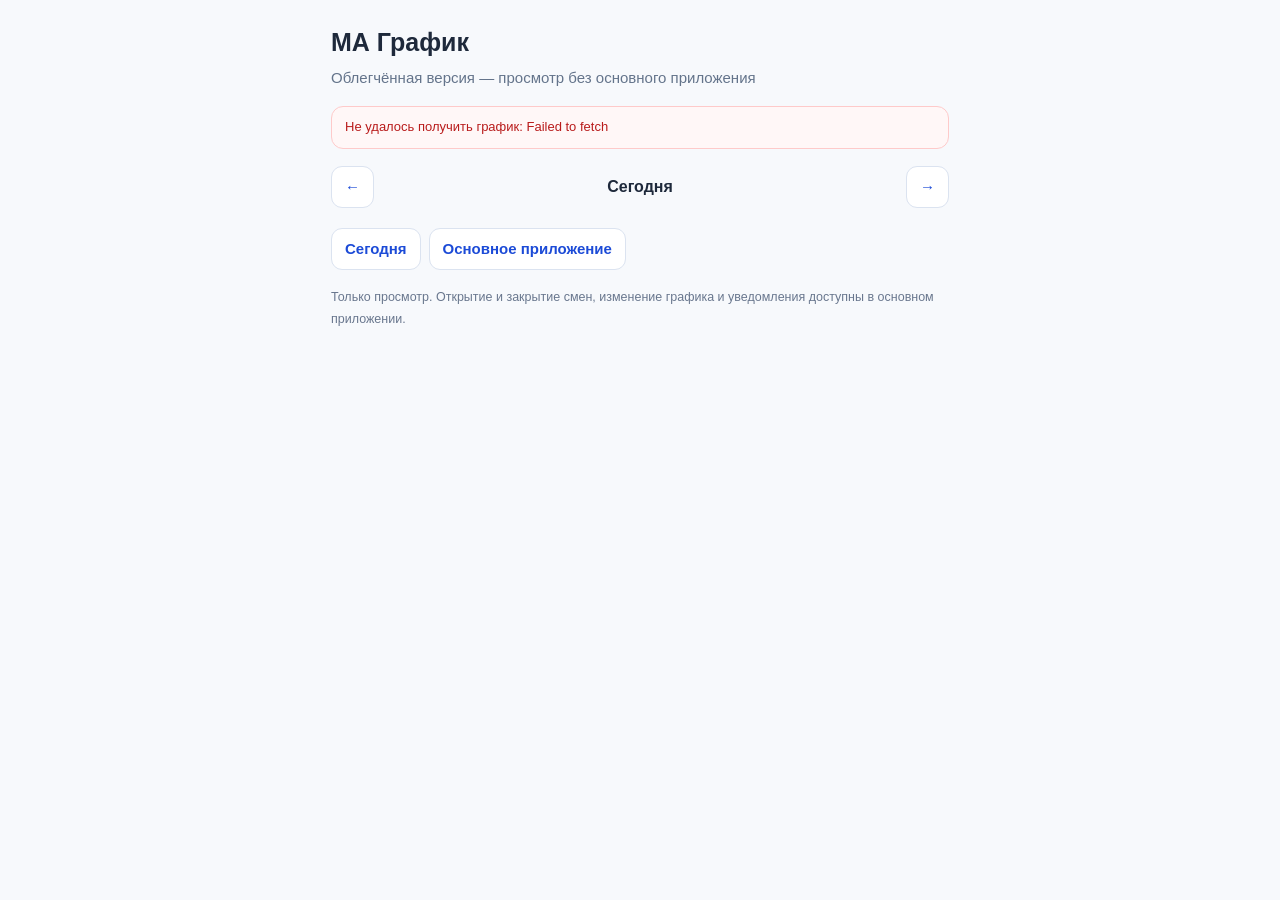
<file: lite.html>
<!doctype html>
<html lang="ru"><head><meta charset="utf-8"><meta name="viewport" content="width=device-width,initial-scale=1,viewport-fit=cover"><meta name="theme-color" content="#f7f9fc">
<title>МА График — облегчённая версия</title>
<style>
*{box-sizing:border-box}body{margin:0;background:#f7f9fc;color:#1e293b;font:15px/1.45 -apple-system,BlinkMacSystemFont,"Segoe UI",sans-serif}
.wrap{width:min(100%,650px);margin:0 auto;padding:24px 16px 65px}
h1{margin:0;font-size:25px}header p{margin:7px 0;color:#64748b}
.status{padding:11px 13px;border:1px solid #d4dfed;background:#fff;border-radius:12px;color:#52637b;font-size:13px;margin:17px 0}
.nav{display:flex;gap:8px;align-items:center;justify-content:space-between;margin:16px 0}
.nav button,.main-link{border:1px solid #dbe3f0;border-radius:11px;background:#fff;color:#1c4bd7;min-height:42px;padding:9px 13px;font-size:15px;font-weight:600}
.nav strong{font-size:16px;text-align:center}
.service{background:#fff;border:1px solid #dce4ef;border-radius:15px;margin:13px 0;padding:17px;box-shadow:0 4px 13px #142d5110}
.service h2{font-size:19px;margin:0 0 13px}.person{display:flex;justify-content:space-between;border-top:1px solid #edf2f8;padding:11px 0;gap:13px}
.person:last-child{padding-bottom:0}.person span{color:#64748b}.person b{text-align:right}
.actions{display:flex;gap:8px;flex-wrap:wrap;margin-top:20px}.actions a{text-decoration:none}
small{color:#69778e}.error{color:#b91c1c;border-color:#fecaca;background:#fff7f7}
</style></head>
<body><main class="wrap"><header><h1>МА График</h1><p>Облегчённая версия — просмотр без основного приложения</p></header>
<div class="status" id="status" aria-live="polite">Получаем актуальный график…</div>
<div class="nav"><button id="prev" type="button">←</button><strong id="date">Сегодня</strong><button id="next" type="button">→</button></div>
<section id="schedule" aria-live="polite"></section>
<div class="actions"><button class="main-link" id="today" type="button">Сегодня</button><a class="main-link" href="./?ma_retry=lite">Основное приложение</a></div>
<p><small>Только просмотр. Открытие и закрытие смен, изменение графика и уведомления доступны в основном приложении.</small></p>
</main><script>
(function(global){
  "use strict";
  global.MASchedule={
    create(deps){
      if(!deps || typeof deps.getSettings!=="function") throw new Error("MA Schedule: getSettings dependency is required");
      const {anchorParts,monthInfo,serviceKeyForName,dateObjectFromKey,MASTER_ROSTER_FROM,MANAGER_ROSTER_FROM,REMOVED_MANAGER_NAME}=deps;
      const settings=new Proxy({}, {
        get(_target,prop){ return (deps.getSettings()||{})[prop]; },
        set(_target,prop,value){ const s=deps.getSettings(); if(!s) return false; s[prop]=value; return true; },
        ownKeys(){ return Reflect.ownKeys(deps.getSettings()||{}); },
        getOwnPropertyDescriptor(){ return {enumerable:true,configurable:true}; }
      });

  function scheduleStartDate(){
    const a=anchorParts();
    return new Date(a.year,a.month,a.day);
  }

  function globalDayIndex(date){
    const start=scheduleStartDate();
    const a=Date.UTC(start.getFullYear(),start.getMonth(),start.getDate());
    const b=Date.UTC(date.getFullYear(),date.getMonth(),date.getDate());
    return Math.floor((b-a)/86400000);
  }

  function mod(n,m){ return ((n%m)+m)%m; }

  function dateKeyFromDate(date){
    return `${date.getFullYear()}-${String(date.getMonth()+1).padStart(2,"0")}-${String(date.getDate()).padStart(2,"0")}`;
  }

  function dateDiffDays(dateStr,date){
    const [y,m,d]=String(dateStr).split("-").map(Number);
    const a=Date.UTC(y,m-1,d);
    const b=Date.UTC(date.getFullYear(),date.getMonth(),date.getDate());
    return Math.floor((b-a)/86400000);
  }

  function employeeCycleForDate(employee,date){
    const key=dateKeyFromDate(date);
    const changes=(employee.scheduleChanges||[])
      .filter(c=>c.from<=key)
      .slice()
      .sort((a,b)=>a.from.localeCompare(b.from));
    const current=changes.length?changes[changes.length-1]:null;
    return {
      workDays:Math.max(1,Number(current?.workDays ?? employee.workDays)||2),
      offDays:Math.max(1,Number(current?.offDays ?? employee.offDays)||2),
      cycleStart:current?.cycleStart || employee.cycleStart || settings.anchorDate,
      effectiveFrom:current?.from || employee.employmentStart || settings.individualScheduleFrom || settings.anchorDate
    };
  }

  function employeeWorksOnDate(employee,date){
    const key=dateKeyFromDate(date);
    const employmentStart=employee.employmentStart||settings.individualScheduleFrom||settings.anchorDate;
    if(key<employmentStart && employee.isExtra===true) return false;

    const cycleInfo=employeeCycleForDate(employee,date);
    const work=cycleInfo.workDays;
    const off=cycleInfo.offDays;
    const cycle=work+off;
    const phase=mod(dateDiffDays(cycleInfo.cycleStart,date),cycle);
    return phase<work;
  }

  function employeesForDate(date){
    const list=(settings.employeeSchedules||[]).map(x=>({...x}));
    const key=dateKeyFromDate(date);
    const changes=(settings.staffChanges||[]).filter(x=>x.date<=key).sort((a,b)=>a.date.localeCompare(b.date));

    changes.forEach(ch=>{
      list.forEach(emp=>{
        if(emp.name!==ch.oldName) return;
        if(ch.type==="left"){
          emp.inactive=true;
        }else if(ch.newName){
          emp.name=ch.newName;
          emp.inactive=false;
        }
      });
    });

    // С 07.09.2026 Сергей не участвует в действующем и будущем графике.
    // История до этой даты остаётся без изменений.
    if(key>=MANAGER_ROSTER_FROM){
      list.forEach(emp=>{
        if(emp.role==="manager" && emp.name===REMOVED_MANAGER_NAME) emp.inactive=true;
      });
    }

    return list;
  }

  function employeeServiceForDate(employee,date){
    const days=globalDayIndex(date);
    const blockDays=Math.max(1,Number(settings.serviceBlockDays)||14);
    const block=Math.floor(days/blockDays);
    const flip=mod(block,2);
    const group=Number(employee.group)===1?1:0;
    const serviceIndex=group===0 ? flip : 1-flip;
    return serviceIndex===0 ? settings.service1 : settings.service2;
  }

  function legacyTeamsForDate(date){
    const visible=employeesForDate(date).filter(x=>x.isExtra!==true);

    function pair(role,group){
      const items=visible
        .filter(x=>x.role===role && Number(x.group)===group)
        .sort((a,b)=>(Number(a.slot)||0)-(Number(b.slot)||0));
      return [0,1].map(slot=>{
        const emp=items.find(x=>(Number(x.slot)||0)===slot) || items[slot];
        return emp && !emp.inactive ? emp.name : null;
      });
    }

    return {
      managers:[pair("manager",0),pair("manager",1)],
      masters:[pair("master",0),pair("master",1)]
    };
  }

  function legacyBaseScheduleForDate(date){
    const days=globalDayIndex(date);
    const key=dateKeyFromDate(date);
    const blockDays=Math.max(1,Number(settings.serviceBlockDays)||14);
    const block=Math.floor(days/blockDays);
    const flip=mod(block,2);
    const partnerCycle=mod(Math.floor(block/2),2);
    const masterFlip=partnerCycle?2:0;
    const teams=legacyTeamsForDate(date);
    const visible=employeesForDate(date);

    function activeName(pair,offset){
      const phase=mod(days+offset,4);
      return pair[phase<2?0:1] || "Не назначен";
    }

    const selected={
      manager:{
        0:activeName(teams.managers[0],0),
        1:activeName(teams.managers[1],2)
      },
      master:{
        0:activeName(teams.masters[0],masterFlip),
        1:activeName(teams.masters[1],2+masterFlip)
      }
    };

    function hasModernCycle(emp){
      return (emp.scheduleChanges||[]).some(c=>c.from<=key);
    }

    function namesFor(role,group,service){
      const names=[];

      visible
        .filter(emp=>
          emp.isExtra!==true &&
          !emp.inactive &&
          emp.role===role &&
          Number(emp.group)===group
        )
        .forEach(emp=>{
          const works=hasModernCycle(emp)
            ? employeeWorksOnDate(emp,date)
            : emp.name===selected[role][group];
          if(works) names.push(emp.name);
        });

      visible
        .filter(emp=>
          emp.isExtra===true &&
          !emp.inactive &&
          emp.role===role &&
          (!emp.employmentStart || emp.employmentStart<=key) &&
          employeeServiceForDate(emp,date)===service &&
          employeeWorksOnDate(emp,date)
        )
        .forEach(emp=>names.push(emp.name));

      return [...new Set(names.filter(Boolean))];
    }

    function pairFor(service,group){
      const managerNames=namesFor("manager",group,service);
      const masterNames=namesFor("master",group,service);
      return {
        manager:managerNames.length===1?managerNames[0]:(managerNames.length===0?"Не назначен":`Конфликт: ${managerNames.join(", ")}`),
        master:masterNames.length===1?masterNames[0]:(masterNames.length===0?"Не назначен":`Конфликт: ${masterNames.join(", ")}`),
        managerCount:managerNames.length,
        masterCount:masterNames.length,
        managerNames,
        masterNames
      };
    }

    const g1=flip===0?0:1;
    const g2=flip===0?1:0;
    return {
      date,
      s1:pairFor(settings.service1,g1),
      s2:pairFor(settings.service2,g2)
    };
  }

  function standardBaseScheduleForDate(date){
    const key=dateKeyFromDate(date);
    if(settings.individualScheduleFrom && key<settings.individualScheduleFrom){
      return legacyBaseScheduleForDate(date);
    }
    const employees=employeesForDate(date);

    function pairForService(service){
      function choose(role){
        return employees.filter(emp=>
          !emp.inactive &&
          emp.role===role &&
          employeeServiceForDate(emp,date)===service &&
          employeeWorksOnDate(emp,date)
        );
      }

      const managers=choose("manager");
      const masters=choose("master");

      const managerNames=managers.map(x=>x.name);
      const masterNames=masters.map(x=>x.name);
      return {
        manager:managers.length===1?managers[0].name:(managers.length===0?"Не назначен":`Конфликт: ${managerNames.join(", ")}`),
        master:masters.length===1?masters[0].name:(masters.length===0?"Не назначен":`Конфликт: ${masterNames.join(", ")}`),
        managerCount:managers.length,
        masterCount:masters.length,
        managerNames,
        masterNames
      };
    }

    return {
      date,
      s1:pairForService(settings.service1),
      s2:pairForService(settings.service2)
    };
  }

  function sameRoster(names,required){
    const a=[...new Set(names)].sort((x,y)=>x.localeCompare(y,"ru"));
    const b=[...required].sort((x,y)=>x.localeCompare(y,"ru"));
    return a.length===b.length && a.every((x,i)=>x===b[i]);
  }

  function legacyMasterPlanBeforeRemoval(date){
    const key=dateKeyFromDate(date);
    const from=settings.balancedRosterFrom||"2026-08-01";
    if(key<from || key>=MASTER_ROSTER_FROM) return null;

    // Исторический график до увольнения Ислама сохраняем только для прошлых дат.
    // В действующем составе и будущих сменах Ислам больше не участвует.
    const days=dateDiffDays(from,date);
    const phase=mod(days,4);
    const day=date.getDate();
    const novaMaster=(phase===0 || phase===1) ? "Заур" : "Асик";
    const baseMobaMaster=(phase===0 || phase===1) ? "Олег" : "Ислам";
    const swapPairing=(day>=12 && day<=21);
    const mobaMaster=swapPairing
      ? (baseMobaMaster==="Олег" ? "Ислам" : "Олег")
      : baseMobaMaster;

    return {s1:mobaMaster,s2:novaMaster,historical:true};
  }

  function fixedMasterPlanForDate(date){
    const key=dateKeyFromDate(date);
    if(key<MASTER_ROSTER_FROM) return null;

    // Временный график на отпуск Олега: 24–31 августа 2026.
    // У Заура и Асика по одному выходному; в эти два дня Нова работает без мастера.
    const temporary={
      "2026-08-24":{s1:"Асик",s2:"Без мастера"},
      "2026-08-25":{s1:"Заур",s2:"Асик"},
      "2026-08-26":{s1:"Заур",s2:"Асик"},
      "2026-08-27":{s1:"Заур",s2:"Без мастера"},
      "2026-08-28":{s1:"Заур",s2:"Асик"},
      "2026-08-29":{s1:"Заур",s2:"Асик"},
      "2026-08-30":{s1:"Асик",s2:"Заур"},
      "2026-08-31":{s1:"Асик",s2:"Заур"}
    };
    if(temporary[key]) return {...temporary[key],temporary:true};

    // Постоянный двухнедельный цикл. Его фаза считается от 24.08.2026,
    // поэтому после временного периода 01.09.2026 Олег выходит в Мобу,
    // а Заур/Асик продолжают нужную неделю цикла без сдвига.
    const days=dateDiffDays(MASTER_ROSTER_FROM,date);
    const week=mod(Math.floor(days/7),2); // 0 = неделя 1, 1 = неделя 2
    const weekday=date.getDay(); // 0 вс, 1 пн ... 6 сб
    const weekend=(weekday===0 || weekday===6);

    let mobaMaster="Олег";
    let novaMaster="";

    if(week===0){
      if(weekend){
        mobaMaster="Заур";
        novaMaster="Асик";
      }else{
        novaMaster=(weekday===1 || weekday===2) ? "Асик" : "Заур";
      }
    }else{
      if(weekend){
        mobaMaster="Асик";
        novaMaster="Заур";
      }else{
        novaMaster=(weekday===1 || weekday===2) ? "Заур" : "Асик";
      }
    }

    return {s1:mobaMaster,s2:novaMaster,week:week+1};
  }

  function balancedRosterState(date){
    if(settings.balancedRosterEnabled===false) return null;

    const key=dateKeyFromDate(date);
    const from=settings.balancedRosterFrom||"2026-08-01";
    if(key<from) return null;

    const active=employeesForDate(date).filter(emp=>
      !emp.inactive &&
      (!emp.employmentStart || emp.isExtra!==true || emp.employmentStart<=key)
    );

    const managers=[...new Set(active.filter(x=>x.role==="manager").map(x=>x.name))];
    const masters=[...new Set(active.filter(x=>x.role==="master").map(x=>x.name))];

    const managerReady=key<MANAGER_ROSTER_FROM
      ? sameRoster(managers,["Сергей","Арсен","Дина"])
      : sameRoster(managers,["Арсен","Дина"]);
    const masterReady=key>=MASTER_ROSTER_FROM && sameRoster(masters,["Олег","Заур","Асик"]);

    if(!managerReady && !masterReady) return null;

    // Менеджеры закреплены по точкам постоянно.
    // Моба: только Арсен и Дина, оба работают 2/2 в противофазе.
    // Нова: только Сергей, график 5/2 (пн–пт), сб/вс выходной.
    const anchor=new Date(2026,7,1);
    const days=dateDiffDays(from,date);
    const half=date.getDate()>=16?1:0;
    const block=Math.floor(days/15);

    let managerS1=null,managerS2=null,managerOff=[];

    if(managerReady){
      const mobaPhase=mod(days,4);
      const mobaRegularManager=(mobaPhase===0 || mobaPhase===1) ? "Арсен" : "Дина";

      if(key>=MANAGER_ROSTER_FROM){
        managerS1=mobaRegularManager;
        managerS2=null;
        managerOff=["Арсен","Дина"].filter(name=>name!==managerS1);
      }else{
        const weekday=date.getDay();
        const swapDay=(weekday===2 || weekday===4);
        if(swapDay){
          managerS1="Сергей";
          managerS2=mobaRegularManager;
        }else{
          managerS1=mobaRegularManager;
          managerS2=(weekday>=1 && weekday<=5) ? "Сергей" : "Без менеджера";
        }
        managerOff=["Арсен","Дина","Сергей"].filter(name=>name!==managerS1 && name!==managerS2);
      }
    }

    // Новый цикл мастеров:
    // Олег — только Моба Пн–Пт; Заур и Асик — Нова и выходные в Мобе по очереди.
    let masterS1=null,masterS2=null,masterOff=[];
    let masterTeamS1=[],masterTeamS2=[];

    if(masterReady){
      const masterDay=fixedMasterPlanForDate(date);
      masterS1=masterDay.s1;
      masterS2=masterDay.s2;
      masterOff=["Олег","Заур","Асик"].filter(n=>n!==masterS1 && n!==masterS2);
      masterTeamS1=["Олег","Заур","Асик"];
      masterTeamS2=["Заур","Асик"];
    }

    if(managerReady && masterReady && key>=MANAGER_ROSTER_FROM){
      managerS2=masterS2;
    }

    return {
      from,
      block,
      half,
      managerReady,
      masterReady,
      manager:{
        s1:managerS1,
        s2:managerS2,
        off:managerOff,
        fixedS1:"Арсен / Дина",
        fixedS2:key>=MANAGER_ROSTER_FROM?"Мастер Новы":"Сергей",
        reserve:""
      },
      master:{
        s1:masterS1,
        s2:masterS2,
        off:masterOff,
        teamS1:masterTeamS1,
        teamS2:masterTeamS2
      }
    };
  }

  function isBalancedRosterRole(role,date){
    const state=balancedRosterState(date);
    return !!(state && (role==="manager"?state.managerReady:state.masterReady));
  }

  function isNovaWeekendRule(date,serviceName=settings.service2){
    const d=date instanceof Date ? date : dateObjectFromKey(String(date));
    return serviceName===settings.service2 && (d.getDay()===0 || d.getDay()===6);
  }

  function isNoManagerValue(value){
    return String(value||"").trim()==="Без менеджера";
  }

  function isNoMasterValue(value){
    return String(value||"").trim()==="Без мастера";
  }

  function baseScheduleForDate(date){
    const base=standardBaseScheduleForDate(date);
    const state=balancedRosterState(date);
    if(!state) return base;

    if(state.managerReady){
      base.s1.manager=state.manager.s1;
      base.s1.managerCount=1;
      base.s1.managerNames=[state.manager.s1];

      if(isNoManagerValue(state.manager.s2)){
        base.s2.manager="Без менеджера";
        base.s2.managerCount=0;
        base.s2.managerNames=[];
      }else{
        base.s2.manager=state.manager.s2;
        base.s2.managerCount=1;
        base.s2.managerNames=[state.manager.s2];
      }
    }

    const historicalMasterDay=legacyMasterPlanBeforeRemoval(date);
    if(historicalMasterDay){
      base.s1.master=historicalMasterDay.s1;
      base.s2.master=historicalMasterDay.s2;
      base.s1.masterCount=1;
      base.s2.masterCount=1;
      base.s1.masterNames=[historicalMasterDay.s1];
      base.s2.masterNames=[historicalMasterDay.s2];
    }else if(state.masterReady){
      base.s1.master=state.master.s1;
      base.s2.master=state.master.s2;
      base.s1.masterCount=isNoMasterValue(state.master.s1)?0:1;
      base.s2.masterCount=isNoMasterValue(state.master.s2)?0:1;
      base.s1.masterNames=isNoMasterValue(state.master.s1)?[]:[state.master.s1];
      base.s2.masterNames=isNoMasterValue(state.master.s2)?[]:[state.master.s2];
    }

    // По субботам и воскресеньям в Нове менеджера нет.
    // Мастер в Нове выбран новым двухнедельным циклом: Заур или Асик.
    if(dateKeyFromDate(date)<MANAGER_ROSTER_FROM && isNovaWeekendRule(date,settings.service2)){
      base.s2.manager="Без менеджера";
      base.s2.managerCount=0;
      base.s2.managerNames=[];
    }

    return base;
  }

  function daySchedule(monthIndex,day){
    const info=monthInfo(monthIndex);
    const date=new Date(info.year,info.month,day);
    const base=baseScheduleForDate(date);

    const result={
      date,
      s1:{manager:base.s1.manager,master:base.s1.master},
      s2:{manager:base.s2.manager,master:base.s2.master}
    };

    const key=dateKeyFromDate(date);
    const overrides=(settings.dayOverrides||[]).filter(x=>x.date===key);

    overrides.forEach(o=>{
      const serviceKey=o.serviceKey || serviceKeyForName(o.service);
      if(serviceKey==="s1") result.s1={manager:o.manager,master:o.master};
      if(serviceKey==="s2") result.s2={manager:o.manager,master:o.master};
    });

    return result;
  }

      return {
        scheduleStartDate,
        globalDayIndex,
        mod,
        dateKeyFromDate,
        dateDiffDays,
        employeeCycleForDate,
        employeeWorksOnDate,
        employeesForDate,
        employeeServiceForDate,
        legacyTeamsForDate,
        legacyBaseScheduleForDate,
        standardBaseScheduleForDate,
        sameRoster,
        legacyMasterPlanBeforeRemoval,
        fixedMasterPlanForDate,
        balancedRosterState,
        isBalancedRosterRole,
        isNovaWeekendRule,
        isNoManagerValue,
        isNoMasterValue,
        baseScheduleForDate,
        daySchedule
      };
    }
  };
})(window);


(function(){
"use strict";
var API_URL="https://yedzfmibceboncrytbqz.supabase.co";
var API_KEY="sb_publishable_tSqbw3aeAgxYuzHhQurCuw_yDze4ZNn";
var settings=null;
var currentDay=moscowToday();
function el(id){return document.getElementById(id);}
function esc(v){return String(v===null||v===undefined?"—":v).replace(/[&<>"']/g,function(c){return {"&":"&amp;","<":"&lt;",">":"&gt;","\"":"&quot;","'":"&#39;"}[c];});}
function iso(d){return d.getFullYear()+"-"+String(d.getMonth()+1).padStart(2,"0")+"-"+String(d.getDate()).padStart(2,"0");}
function moscowToday(){
  try{
    var parts=new Intl.DateTimeFormat("en-GB",{timeZone:"Europe/Moscow",year:"numeric",month:"2-digit",day:"2-digit"}).formatToParts(new Date());
    var get=t=>Number(parts.find(x=>x.type===t).value);
    return new Date(get("year"),get("month")-1,get("day"),12);
  }catch(_){var d=new Date();return new Date(d.getFullYear(),d.getMonth(),d.getDate(),12);}
}
function render(){
  el("date").textContent=currentDay.toLocaleDateString("ru-RU",{weekday:"long",day:"numeric",month:"long",year:"numeric"});
  if(!settings){el("schedule").innerHTML="";return;}
  try{
    var anchor=(settings.anchorDate||"2026-09-01").split("-").map(Number);
    var schedule=window.MASchedule.create({
      getSettings:()=>settings,
      anchorParts:()=>({year:anchor[0],month:anchor[1]-1,day:anchor[2]}),
      monthInfo:i=>({year:Math.floor(i/12),month:i%12}),
      serviceKeyForName:name=>name===settings.service2?"s2":"s1",
      dateObjectFromKey:key=>{var p=key.split("-").map(Number);return new Date(p[0],p[1]-1,p[2],12);},
      MASTER_ROSTER_FROM:"2026-08-24",
      MANAGER_ROSTER_FROM:"2026-09-07",
      REMOVED_MANAGER_NAME:"Сергей"
    });
    var day=schedule.daySchedule(currentDay.getFullYear()*12+currentDay.getMonth(),currentDay.getDate());
    el("schedule").innerHTML=["s1","s2"].map(function(k){
      var row=day[k]||{};
      var name=k==="s1"?(settings.service1||"Моба"):(settings.service2||"Нова");
      return '<article class="service"><h2>'+esc(name)+'</h2><div class="person"><span>Менеджер</span><b>'+esc(row.manager||"Нет")+'</b></div><div class="person"><span>Мастер</span><b>'+esc(row.master||"Нет")+'</b></div></article>';
    }).join("");
  }catch(e){
    el("schedule").innerHTML='<div class="status error">Не удалось рассчитать смены: '+esc(e.message)+'</div>';
  }
}
function status(text,error){el("status").textContent=text;el("status").classList.toggle("error",!!error);}
el("prev").onclick=()=>{currentDay.setDate(currentDay.getDate()-1);render();};
el("next").onclick=()=>{currentDay.setDate(currentDay.getDate()+1);render();};
el("today").onclick=()=>{currentDay=moscowToday();render();};
try{
 var cached=localStorage.getItem("ma_schedule_22_v2");
 if(cached){settings=JSON.parse(cached);status("Показана сохранённая копия. Проверяем обновления…");render();}
}catch(_){}
(async function(){
 var abort=typeof AbortController==="function"?new AbortController():null;
 var timeout=setTimeout(()=>{if(abort)abort.abort();},9000);
 try{
  var response=await fetch(API_URL+"/rest/v1/ma_schedule_config?select=settings,updated_at&id=eq.main",{
   headers:{"apikey":API_KEY},cache:"no-store",signal:abort?abort.signal:undefined
  });
  if(!response.ok)throw Error("HTTP "+response.status);
  var rows=await response.json();
  if(!rows||!rows.length||!rows[0].settings)throw Error("Нет данных графика");
  settings=rows[0].settings;
  status("Актуальные данные из Supabase. Обновлено: "+new Date(rows[0].updated_at).toLocaleString("ru-RU",{timeZone:"Europe/Moscow"}));
  render();
 }catch(e){
  status(settings?"Нет связи с сервером. Показана локальная копия — проверьте дату последнего сохранения.":"Не удалось получить график: "+String(e.message||e),true);
 }finally{clearTimeout(timeout);}
})();
})();
</script></body></html>
</file>
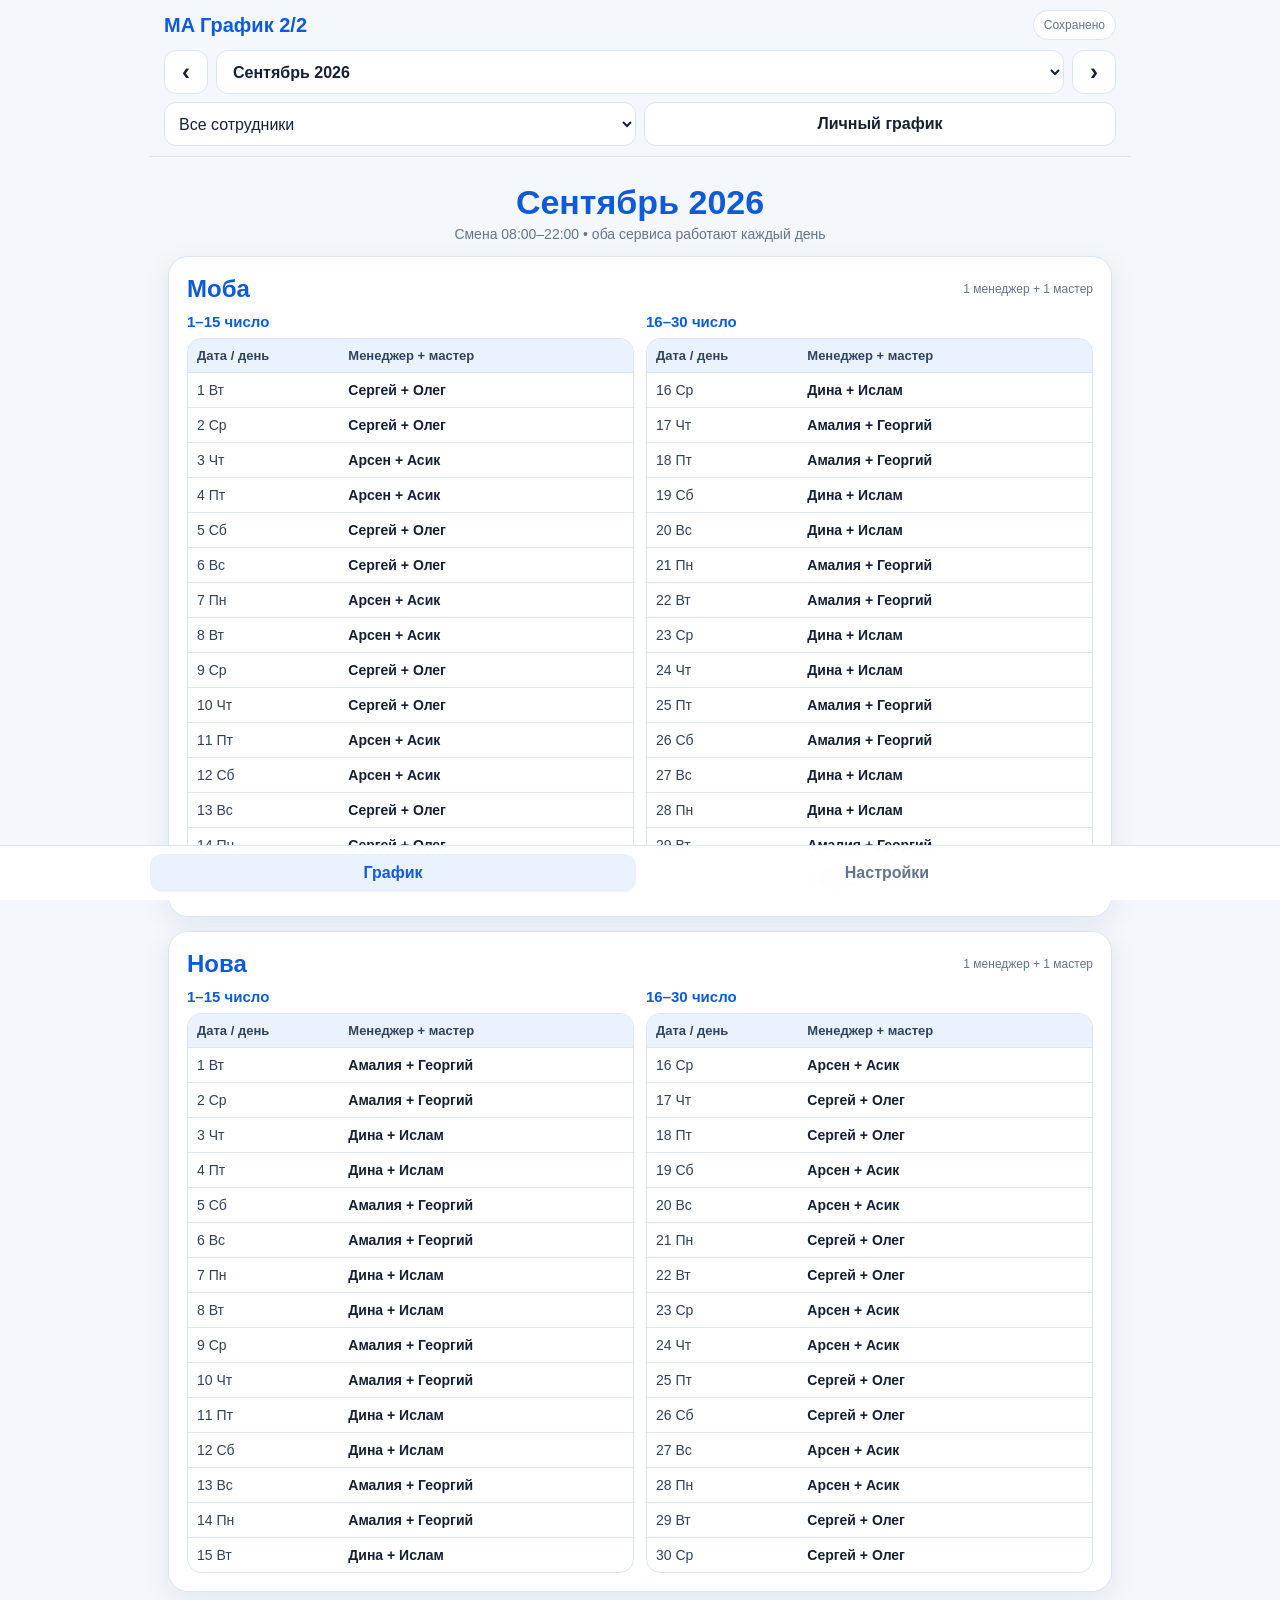
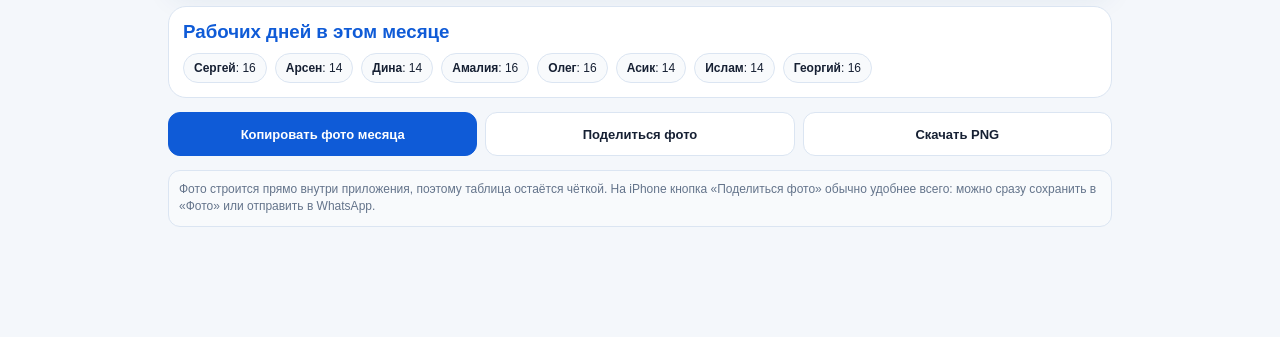
<file: MA_Grafik_2x2.html>
<!doctype html>
<html lang="ru">
<head>
<meta charset="utf-8">
<meta name="viewport" content="width=device-width,initial-scale=1,viewport-fit=cover">
<meta name="theme-color" content="#0f5bd7">
<title>MA График 2/2</title>
<link rel="icon" href="data:image/svg+xml,%3Csvg xmlns='http://www.w3.org/2000/svg' viewBox='0 0 100 100'%3E%3Crect width='100' height='100' rx='22' fill='%230f5bd7'/%3E%3Ctext x='50' y='63' text-anchor='middle' font-size='42' font-family='Arial' font-weight='700' fill='white'%3EMA%3C/text%3E%3C/svg%3E">
<style>
:root{
  --bg:#f4f7fb; --card:#fff; --text:#162033; --muted:#64748b;
  --blue:#0f5bd7; --blue2:#eaf2ff; --line:#dbe5f2; --danger:#c62828;
  --shadow:0 8px 28px rgba(28,64,120,.08);
}
*{box-sizing:border-box}
html,body{margin:0;background:var(--bg);color:var(--text);font-family:-apple-system,BlinkMacSystemFont,"Segoe UI",Roboto,Arial,sans-serif}
body{min-height:100vh;padding-bottom:92px}
button,input,select{font:inherit}
button{cursor:pointer}
.app{max-width:980px;margin:0 auto}
.topbar{
  position:sticky;top:0;z-index:30;background:rgba(244,247,251,.96);backdrop-filter:blur(16px);
  border-bottom:1px solid var(--line);padding:calc(10px + env(safe-area-inset-top)) 14px 10px
}
.brandrow{display:flex;align-items:center;justify-content:space-between;gap:10px}
.brand{font-size:20px;font-weight:800;color:var(--blue)}
.badge{font-size:12px;color:var(--muted);background:#fff;border:1px solid var(--line);padding:7px 10px;border-radius:999px}
.monthnav{display:grid;grid-template-columns:44px 1fr 44px;gap:8px;margin-top:10px}
.navbtn,.primary,.secondary,.danger,.mini{
  border:1px solid var(--line);background:#fff;color:var(--text);border-radius:12px;min-height:44px;padding:10px 14px;font-weight:700
}
.navbtn{font-size:24px;padding:0}
.primary{background:var(--blue);color:#fff;border-color:var(--blue)}
.secondary{background:#fff}
.danger{color:var(--danger)}
.monthselect{width:100%;min-height:44px;border:1px solid var(--line);border-radius:12px;background:#fff;padding:0 12px;font-weight:700;color:var(--text)}
.filters{display:grid;grid-template-columns:1fr 1fr;gap:8px;margin-top:8px}
.filters select{width:100%;min-height:42px;border:1px solid var(--line);border-radius:12px;background:#fff;padding:0 10px;color:var(--text)}
.page{padding:14px}
.month-title{text-align:center;margin:8px 0 14px}
.month-title h1{font-size:28px;color:var(--blue);margin:0 0 4px}
.month-title p{margin:0;color:var(--muted);font-size:14px}
.service-card{background:var(--card);border:1px solid var(--line);box-shadow:var(--shadow);border-radius:20px;padding:14px;margin-bottom:14px}
.service-head{display:flex;justify-content:space-between;align-items:center;gap:8px;margin-bottom:10px}
.service-head h2{margin:0;color:var(--blue);font-size:24px}
.service-head .small{font-size:12px;color:var(--muted)}
.half{margin-top:12px}
.half h3{margin:0 0 8px;font-size:15px;color:var(--blue)}
.schedule{width:100%;border-collapse:separate;border-spacing:0;border:1px solid var(--line);border-radius:14px;overflow:hidden;background:#fff}
.schedule th,.schedule td{padding:9px 9px;border-bottom:1px solid var(--line);font-size:13px;vertical-align:middle}
.schedule th{background:var(--blue2);text-align:left;font-size:12px;color:#31435d}
.schedule tr:last-child td{border-bottom:0}
.schedule .date{width:34%;white-space:nowrap;color:#334155}
.schedule .pair{font-weight:650}
.highlight{background:#fff7d6!important}
.today td{box-shadow:inset 3px 0 0 var(--blue)}
.summary{background:#fff;border:1px solid var(--line);border-radius:18px;padding:14px;margin-bottom:14px}
.summary h3{margin:0 0 10px;color:var(--blue)}
.chips{display:flex;flex-wrap:wrap;gap:8px}
.chip{background:#f8fafc;border:1px solid var(--line);border-radius:999px;padding:7px 10px;font-size:12px}
.actions{display:grid;grid-template-columns:1fr 1fr 1fr;gap:8px;margin:14px 0}
.actions button{font-size:13px;padding:10px 8px}
.section{background:#fff;border:1px solid var(--line);border-radius:20px;padding:14px;margin-bottom:14px;box-shadow:var(--shadow)}
.section h2{margin:0 0 12px;color:var(--blue);font-size:22px}
.section h3{margin:18px 0 8px;font-size:15px}
.grid2{display:grid;grid-template-columns:1fr 1fr;gap:10px}
.field{display:flex;flex-direction:column;gap:6px;margin-bottom:10px}
.field label{font-size:12px;color:var(--muted);font-weight:700}
.field input,.field select{width:100%;min-height:44px;border:1px solid var(--line);border-radius:12px;padding:0 12px;background:#fff;color:var(--text)}
.pairbox{border:1px solid var(--line);border-radius:14px;padding:10px;margin-bottom:10px;background:#fbfdff}
.pairbox strong{display:block;margin-bottom:8px;color:#334155}
.switchrow{display:flex;align-items:center;justify-content:space-between;gap:12px;padding:10px 0;border-bottom:1px solid var(--line)}
.switchrow:last-child{border-bottom:0}
.switchrow input{width:22px;height:22px}
.notice{font-size:12px;line-height:1.45;color:var(--muted);background:#f8fafc;border:1px solid var(--line);border-radius:12px;padding:10px}
.settings-actions{display:grid;grid-template-columns:1fr 1fr;gap:8px;margin-top:10px}
.bottom{
  position:fixed;left:0;right:0;bottom:0;z-index:40;background:rgba(255,255,255,.96);backdrop-filter:blur(14px);
  border-top:1px solid var(--line);padding:8px 12px calc(8px + env(safe-area-inset-bottom))
}
.bottom-inner{max-width:980px;margin:0 auto;display:grid;grid-template-columns:1fr 1fr;gap:8px}
.tab{border:0;background:transparent;border-radius:12px;padding:10px;font-weight:800;color:var(--muted)}
.tab.active{background:var(--blue2);color:var(--blue)}
.hidden{display:none!important}
.toast{
 position:fixed;left:50%;bottom:100px;transform:translateX(-50%);z-index:100;background:#172033;color:white;
 padding:10px 14px;border-radius:999px;font-size:13px;opacity:0;pointer-events:none;transition:.2s
}
.toast.show{opacity:1}
.modal{position:fixed;inset:0;z-index:90;background:rgba(10,20,35,.45);display:flex;align-items:flex-end;justify-content:center;padding:12px}
.sheet{width:min(100%,720px);max-height:88vh;overflow:auto;background:#fff;border-radius:22px 22px 16px 16px;padding:16px}
.sheet-head{display:flex;justify-content:space-between;align-items:center;gap:10px}
.sheet h2{margin:0;color:var(--blue)}
.close{border:0;background:#eef3f8;border-radius:10px;width:40px;height:40px;font-size:20px}
.personal-list{display:grid;gap:8px}
.personal-item{display:flex;justify-content:space-between;gap:10px;border:1px solid var(--line);background:#fff;border-radius:12px;padding:10px;font-size:13px}
.personal-item b{color:var(--blue)}
@media(min-width:760px){
 .page{padding:18px}
 .halves{display:grid;grid-template-columns:1fr 1fr;gap:12px}
 .half{margin-top:0}
 .service-card{padding:18px}
 .schedule th,.schedule td{font-size:14px}
 .schedule th{font-size:13px}
 .month-title h1{font-size:34px}
}
@media(max-width:520px){
 .actions{grid-template-columns:1fr}
 .grid2{grid-template-columns:1fr}
 .filters{grid-template-columns:1fr}
 .schedule th,.schedule td{padding:8px 7px}
}
@media print{
 .topbar,.bottom,.actions,.filters,.summary,.settings-only{display:none!important}
 body{padding:0;background:#fff}
 .page{padding:0}
 .service-card{box-shadow:none;break-inside:avoid}
}
</style>
</head>
<body>
<div class="app">
  <header class="topbar" id="topbar">
    <div class="brandrow">
      <div class="brand">MA График 2/2</div>
      <div class="badge" id="saveBadge">Сохранено</div>
    </div>
    <div id="scheduleControls">
      <div class="monthnav">
        <button class="navbtn" id="prevBtn" aria-label="Предыдущий месяц">‹</button>
        <select class="monthselect" id="monthSelect"></select>
        <button class="navbtn" id="nextBtn" aria-label="Следующий месяц">›</button>
      </div>
      <div class="filters">
        <select id="employeeFilter"><option value="">Все сотрудники</option></select>
        <button class="secondary" id="personalBtn">Личный график</button>
      </div>
    </div>
  </header>

  <main class="page">
    <section id="schedulePage">
      <div class="month-title">
        <h1 id="monthTitle"></h1>
        <p id="monthSubtitle"></p>
      </div>
      <div id="servicesRoot"></div>
      <div class="summary">
        <h3>Рабочих дней в этом месяце</h3>
        <div class="chips" id="summaryChips"></div>
      </div>
      <div class="actions">
        <button class="primary" id="copyPhotoBtn">Копировать фото месяца</button>
        <button class="secondary" id="shareBtn">Поделиться фото</button>
        <button class="secondary" id="downloadBtn">Скачать PNG</button>
      </div>
      <div class="notice">Фото строится прямо внутри приложения, поэтому таблица остаётся чёткой. На iPhone кнопка «Поделиться фото» обычно удобнее всего: можно сразу сохранить в «Фото» или отправить в WhatsApp.</div>
    </section>

    <section id="settingsPage" class="hidden">
      <div class="section">
        <h2>Основные настройки</h2>
        <div class="grid2">
          <div class="field"><label>Год начала графика</label><input type="number" id="startYear" min="2020" max="2100"></div>
          <div class="field"><label>Месяц начала</label><select id="startMonth"></select></div>
          <div class="field"><label>Название сервиса 1</label><input id="service1"></div>
          <div class="field"><label>Название сервиса 2</label><input id="service2"></div>
          <div class="field"><label>Начало смены</label><input type="time" id="shiftStart"></div>
          <div class="field"><label>Конец смены</label><input type="time" id="shiftEnd"></div>
          <div class="field"><label>День обмена точками</label><input type="number" id="swapDay" min="2" max="28"></div>
        </div>
      </div>

      <div class="section">
        <h2>Менеджеры</h2>
        <div class="pairbox">
          <strong>Пара менеджеров A</strong>
          <div class="grid2">
            <div class="field"><label>Менеджер A1</label><input id="mA1"></div>
            <div class="field"><label>Менеджер A2</label><input id="mA2"></div>
          </div>
        </div>
        <div class="pairbox">
          <strong>Пара менеджеров B</strong>
          <div class="grid2">
            <div class="field"><label>Менеджер B1</label><input id="mB1"></div>
            <div class="field"><label>Менеджер B2</label><input id="mB2"></div>
          </div>
        </div>
      </div>

      <div class="section">
        <h2>Мастера</h2>
        <div class="pairbox">
          <strong>Пара мастеров A</strong>
          <div class="grid2">
            <div class="field"><label>Мастер A1</label><input id="wA1"></div>
            <div class="field"><label>Мастер A2</label><input id="wA2"></div>
          </div>
        </div>
        <div class="pairbox">
          <strong>Пара мастеров B</strong>
          <div class="grid2">
            <div class="field"><label>Мастер B1</label><input id="wB1"></div>
            <div class="field"><label>Мастер B2</label><input id="wB2"></div>
          </div>
        </div>
      </div>

      <div class="section">
        <h2>Логика графика</h2>
        <div class="switchrow">
          <div><b>Строгий график 2/2</b><div class="notice" style="margin-top:6px">Цикл не сбрасывается в начале нового месяца.</div></div>
          <input type="checkbox" id="strict22">
        </div>
        <div class="switchrow">
          <div><b>Менять сервисы в середине месяца</b><div class="notice" style="margin-top:6px">Пары переходят из Мобы в Нову и наоборот.</div></div>
          <input type="checkbox" id="swapServices">
        </div>
        <div class="switchrow">
          <div><b>Менять связку менеджеры ↔ мастера каждый месяц</b><div class="notice" style="margin-top:6px">Чтобы одни и те же люди не работали постоянно вместе.</div></div>
          <input type="checkbox" id="rotateMasterPairs">
        </div>
      </div>

      <div class="section">
        <h2>Резервная копия</h2>
        <div class="settings-actions">
          <button class="secondary" id="exportBtn">Экспорт настроек</button>
          <button class="secondary" id="importBtn">Импорт настроек</button>
        </div>
        <input type="file" id="importFile" accept="application/json" class="hidden">
        <div class="settings-actions">
          <button class="primary" id="saveSettingsBtn">Сохранить настройки</button>
          <button class="danger" id="resetBtn">Сбросить всё</button>
        </div>
      </div>
    </section>
  </main>
</div>

<nav class="bottom">
  <div class="bottom-inner">
    <button class="tab active" data-tab="schedule">График</button>
    <button class="tab" data-tab="settings">Настройки</button>
  </div>
</nav>

<div class="toast" id="toast"></div>

<div class="modal hidden" id="personalModal">
  <div class="sheet">
    <div class="sheet-head">
      <h2 id="personalTitle">Личный график</h2>
      <button class="close" id="closePersonal">×</button>
    </div>
    <div class="personal-list" id="personalList" style="margin-top:12px"></div>
  </div>
</div>

<script>
(function(){
  "use strict";
  const MONTHS = ["Январь","Февраль","Март","Апрель","Май","Июнь","Июль","Август","Сентябрь","Октябрь","Ноябрь","Декабрь"];
  const WD = ["Вс","Пн","Вт","Ср","Чт","Пт","Сб"];
  const STORAGE_KEY = "ma_schedule_22_v2";

  const DEFAULTS = {
    startYear: 2026,
    startMonth: 8,
    service1: "Моба",
    service2: "Нова",
    shiftStart: "08:00",
    shiftEnd: "22:00",
    swapDay: 16,
    strict22: true,
    swapServices: true,
    rotateMasterPairs: true,
    managers: [["Сергей","Арсен"],["Дина","Амалия"]],
    masters: [["Олег","Асик"],["Ислам","Георгий"]]
  };

  let settings = loadSettings();
  let currentIndex = 0;

  const $ = id => document.getElementById(id);
  const monthSelect = $("monthSelect");
  const employeeFilter = $("employeeFilter");

  function clone(obj){ return JSON.parse(JSON.stringify(obj)); }

  function loadSettings(){
    try{
      const raw = localStorage.getItem(STORAGE_KEY);
      if(!raw) return clone(DEFAULTS);
      const s = Object.assign(clone(DEFAULTS), JSON.parse(raw));
      if(!Array.isArray(s.managers) || s.managers.length!==2) s.managers=clone(DEFAULTS.managers);
      if(!Array.isArray(s.masters) || s.masters.length!==2) s.masters=clone(DEFAULTS.masters);
      return s;
    }catch(e){ return clone(DEFAULTS); }
  }

  function saveSettings(){
    localStorage.setItem(STORAGE_KEY, JSON.stringify(settings));
    $("saveBadge").textContent = "Сохранено";
  }

  function markDirty(){ $("saveBadge").textContent = "Есть изменения"; }

  function toast(msg){
    const el=$("toast"); el.textContent=msg; el.classList.add("show");
    clearTimeout(toast.t); toast.t=setTimeout(()=>el.classList.remove("show"),2200);
  }

  function addMonths(y,m,delta){
    const d = new Date(y, m+delta, 1);
    return {year:d.getFullYear(), month:d.getMonth()};
  }

  function monthInfo(index){
    const x=addMonths(Number(settings.startYear), Number(settings.startMonth), index);
    return {index, year:x.year, month:x.month, name:MONTHS[x.month], days:new Date(x.year,x.month+1,0).getDate()};
  }

  function scheduleStartDate(){
    return new Date(Number(settings.startYear), Number(settings.startMonth), 1);
  }

  function globalDayIndex(date){
    const start=scheduleStartDate();
    const a=Date.UTC(start.getFullYear(),start.getMonth(),start.getDate());
    const b=Date.UTC(date.getFullYear(),date.getMonth(),date.getDate());
    return Math.floor((b-a)/86400000);
  }

  function activeFromPair(pair, date, pairOffset=0){
    if(!settings.strict22){
      const d=date.getDate()-1;
      return pair[Math.floor(d/2)%2];
    }
    const idx=globalDayIndex(date)+pairOffset;
    const phase=((idx%4)+4)%4;
    return pair[phase<2?0:1];
  }

  function groupAssignments(monthIndex, day){
    const firstHalf = day < Number(settings.swapDay);
    const swap = settings.swapServices && !firstHalf;

    // Managers: A in service1 first half, B in service2; swap in second half.
    let managerGroup1 = swap ? 1 : 0;
    let managerGroup2 = swap ? 0 : 1;

    // Masters rotate monthly so manager teams do not always meet the same master team.
    const monthlyRotate = settings.rotateMasterPairs && (monthIndex % 2 === 1);
    let masterGroup1 = monthlyRotate ? 1 : 0;
    let masterGroup2 = monthlyRotate ? 0 : 1;
    if(swap){
      masterGroup1 = monthlyRotate ? 0 : 1;
      masterGroup2 = monthlyRotate ? 1 : 0;
    }
    return {
      s1:{mg:managerGroup1,wg:masterGroup1},
      s2:{mg:managerGroup2,wg:masterGroup2}
    };
  }

  function daySchedule(monthIndex, day){
    const info=monthInfo(monthIndex);
    const date=new Date(info.year,info.month,day);
    const groups=groupAssignments(monthIndex,day);

    // Pair offsets keep opposite 2/2 phases between pair members and vary which master aligns with which manager.
    const mgrOffsets=[0,2];
    const masterOffsets=[0,2];

    function one(g){
      return {
        manager: activeFromPair(settings.managers[g.mg],date,mgrOffsets[g.mg]),
        master: activeFromPair(settings.masters[g.wg],date,masterOffsets[g.wg]),
      };
    }
    return {date, s1:one(groups.s1), s2:one(groups.s2)};
  }

  function buildMonthRows(monthIndex){
    const info=monthInfo(monthIndex), rows=[];
    for(let d=1;d<=info.days;d++) rows.push(daySchedule(monthIndex,d));
    return rows;
  }

  function renderSelectors(){
    monthSelect.innerHTML="";
    for(let i=0;i<12;i++){
      const mi=monthInfo(i);
      const o=document.createElement("option");
      o.value=i; o.textContent=`${mi.name} ${mi.year}`;
      monthSelect.appendChild(o);
    }
    monthSelect.value=currentIndex;

    const names=[...settings.managers.flat(),...settings.masters.flat()];
    const prev=employeeFilter.value;
    employeeFilter.innerHTML='<option value="">Все сотрудники</option>';
    names.forEach(n=>{
      const o=document.createElement("option");o.value=n;o.textContent=n;employeeFilter.appendChild(o);
    });
    if(names.includes(prev)) employeeFilter.value=prev;
  }

  function renderMonth(){
    renderSelectors();
    const info=monthInfo(currentIndex), rows=buildMonthRows(currentIndex);
    $("monthTitle").textContent=`${info.name} ${info.year}`;
    $("monthSubtitle").textContent=`Смена ${settings.shiftStart}–${settings.shiftEnd} • оба сервиса работают каждый день`;
    const root=$("servicesRoot"); root.innerHTML="";
    root.appendChild(serviceCard(settings.service1,"s1",rows));
    root.appendChild(serviceCard(settings.service2,"s2",rows));
    renderSummary(rows);
    highlightEmployee();
  }

  function serviceCard(title,key,rows){
    const card=document.createElement("section"); card.className="service-card";
    const head=document.createElement("div"); head.className="service-head";
    head.innerHTML=`<h2>${escapeHtml(title)}</h2><div class="small">1 менеджер + 1 мастер</div>`;
    card.appendChild(head);
    const halves=document.createElement("div"); halves.className="halves";

    const swap=Number(settings.swapDay);
    const first=rows.filter(r=>r.date.getDate()<swap);
    const second=rows.filter(r=>r.date.getDate()>=swap);
    halves.appendChild(halfTable(`1–${swap-1} число`,key,first));
    halves.appendChild(halfTable(`${swap}–${rows.length} число`,key,second));
    card.appendChild(halves);
    return card;
  }

  function halfTable(label,key,rows){
    const wrap=document.createElement("div"); wrap.className="half";
    const h=document.createElement("h3"); h.textContent=label; wrap.appendChild(h);
    const t=document.createElement("table"); t.className="schedule";
    t.innerHTML="<thead><tr><th>Дата / день</th><th>Менеджер + мастер</th></tr></thead>";
    const tb=document.createElement("tbody");
    rows.forEach(r=>{
      const d=r.date.getDate(), pair=r[key];
      const tr=document.createElement("tr");
      tr.dataset.manager=pair.manager; tr.dataset.master=pair.master;
      const today=new Date();
      if(today.getFullYear()===r.date.getFullYear() && today.getMonth()===r.date.getMonth() && today.getDate()===d) tr.classList.add("today");
      tr.innerHTML=`<td class="date">${d} ${WD[r.date.getDay()]}</td><td class="pair">${escapeHtml(pair.manager)} + ${escapeHtml(pair.master)}</td>`;
      tb.appendChild(tr);
    });
    t.appendChild(tb); wrap.appendChild(t); return wrap;
  }

  function renderSummary(rows){
    const counts={};
    [...settings.managers.flat(),...settings.masters.flat()].forEach(n=>counts[n]=0);
    rows.forEach(r=>{
      [r.s1.manager,r.s1.master,r.s2.manager,r.s2.master].forEach(n=>{ if(counts[n]!=null) counts[n]++; });
    });
    $("summaryChips").innerHTML=Object.entries(counts).map(([n,c])=>`<span class="chip"><b>${escapeHtml(n)}</b>: ${c}</span>`).join("");
  }

  function highlightEmployee(){
    const name=employeeFilter.value;
    document.querySelectorAll(".schedule tbody tr").forEach(tr=>{
      tr.classList.toggle("highlight", !!name && (tr.dataset.manager===name || tr.dataset.master===name));
    });
  }

  function personalSchedule(){
    const name=employeeFilter.value || settings.managers[0][0];
    if(!employeeFilter.value){ employeeFilter.value=name; highlightEmployee(); }
    const rows=buildMonthRows(currentIndex), info=monthInfo(currentIndex), list=[];
    rows.forEach(r=>{
      if(r.s1.manager===name || r.s1.master===name) list.push({d:r.date,svc:settings.service1,p:r.s1});
      if(r.s2.manager===name || r.s2.master===name) list.push({d:r.date,svc:settings.service2,p:r.s2});
    });
    $("personalTitle").textContent=`${name} — ${info.name} ${info.year}`;
    $("personalList").innerHTML=list.length ? list.map(x=>`<div class="personal-item"><span><b>${x.d.getDate()} ${WD[x.d.getDay()]}</b> · ${escapeHtml(x.svc)}</span><span>${escapeHtml(x.p.manager)} + ${escapeHtml(x.p.master)}</span></div>`).join("") : '<div class="notice">В этом месяце смен нет.</div>';
    $("personalModal").classList.remove("hidden");
  }

  function escapeHtml(s){
    return String(s).replace(/[&<>"']/g,m=>({"&":"&amp;","<":"&lt;",">":"&gt;",'"':"&quot;","'":"&#039;"}[m]));
  }

  function populateSettings(){
    $("startYear").value=settings.startYear;
    $("startMonth").innerHTML=MONTHS.map((m,i)=>`<option value="${i}">${m}</option>`).join("");
    $("startMonth").value=settings.startMonth;
    $("service1").value=settings.service1; $("service2").value=settings.service2;
    $("shiftStart").value=settings.shiftStart; $("shiftEnd").value=settings.shiftEnd; $("swapDay").value=settings.swapDay;
    $("mA1").value=settings.managers[0][0]; $("mA2").value=settings.managers[0][1];
    $("mB1").value=settings.managers[1][0]; $("mB2").value=settings.managers[1][1];
    $("wA1").value=settings.masters[0][0]; $("wA2").value=settings.masters[0][1];
    $("wB1").value=settings.masters[1][0]; $("wB2").value=settings.masters[1][1];
    $("strict22").checked=!!settings.strict22; $("swapServices").checked=!!settings.swapServices; $("rotateMasterPairs").checked=!!settings.rotateMasterPairs;
  }

  function readSettingsFromForm(){
    return {
      startYear:Number($("startYear").value)||2026,
      startMonth:Number($("startMonth").value)||0,
      service1:$("service1").value.trim()||"Моба",
      service2:$("service2").value.trim()||"Нова",
      shiftStart:$("shiftStart").value||"08:00",
      shiftEnd:$("shiftEnd").value||"22:00",
      swapDay:Math.max(2,Math.min(28,Number($("swapDay").value)||16)),
      strict22:$("strict22").checked,
      swapServices:$("swapServices").checked,
      rotateMasterPairs:$("rotateMasterPairs").checked,
      managers:[
        [$("mA1").value.trim()||"Менеджер 1",$("mA2").value.trim()||"Менеджер 2"],
        [$("mB1").value.trim()||"Менеджер 3",$("mB2").value.trim()||"Менеджер 4"]
      ],
      masters:[
        [$("wA1").value.trim()||"Мастер 1",$("wA2").value.trim()||"Мастер 2"],
        [$("wB1").value.trim()||"Мастер 3",$("wB2").value.trim()||"Мастер 4"]
      ]
    };
  }

  function validateNames(s){
    const all=[...s.managers.flat(),...s.masters.flat()].map(x=>x.toLowerCase());
    return new Set(all).size===all.length;
  }

  function saveForm(){
    const s=readSettingsFromForm();
    if(!validateNames(s)){ toast("Имена сотрудников должны отличаться"); return; }
    settings=s; currentIndex=0; saveSettings(); renderMonth(); toast("Настройки сохранены"); switchTab("schedule");
  }

  function switchTab(tab){
    const sched=tab==="schedule";
    $("schedulePage").classList.toggle("hidden",!sched);
    $("settingsPage").classList.toggle("hidden",sched);
    $("scheduleControls").classList.toggle("hidden",!sched);
    document.querySelectorAll(".tab").forEach(b=>b.classList.toggle("active",b.dataset.tab===tab));
    if(!sched) populateSettings();
    window.scrollTo({top:0,behavior:"smooth"});
  }

  function exportSettings(){
    const blob=new Blob([JSON.stringify(settings,null,2)],{type:"application/json"});
    const url=URL.createObjectURL(blob),a=document.createElement("a");
    a.href=url;a.download="MA_Grafik_backup.json";a.click();setTimeout(()=>URL.revokeObjectURL(url),1000);
  }

  function importSettings(file){
    const r=new FileReader();
    r.onload=()=>{
      try{
        const s=Object.assign(clone(DEFAULTS),JSON.parse(r.result));
        settings=s; saveSettings(); currentIndex=0; populateSettings(); renderMonth(); toast("Резервная копия загружена");
      }catch(e){ toast("Не удалось открыть файл"); }
    };
    r.readAsText(file);
  }

  // ---------- PNG poster ----------
  function canvasRoundRect(ctx,x,y,w,h,r,fill,stroke){
    const rr=Math.min(r,w/2,h/2);
    ctx.beginPath();
    ctx.moveTo(x+rr,y);ctx.arcTo(x+w,y,x+w,y+h,rr);ctx.arcTo(x+w,y+h,x,y+h,rr);ctx.arcTo(x,y+h,x,y,rr);ctx.arcTo(x,y,x+w,y,rr);
    if(fill){ctx.fillStyle=fill;ctx.fill();}
    if(stroke){ctx.strokeStyle=stroke;ctx.stroke();}
  }

  function fitText(ctx,text,maxWidth,startSize,minSize=20,weight=600){
    let size=startSize;
    do{
      ctx.font=`${weight} ${size}px -apple-system,BlinkMacSystemFont,Segoe UI,Arial`;
      if(ctx.measureText(text).width<=maxWidth) return size;
      size-=1;
    }while(size>=minSize);
    return minSize;
  }

  function drawText(ctx,text,x,y,size,weight=500,color="#162033",align="left"){
    ctx.font=`${weight} ${size}px -apple-system,BlinkMacSystemFont,Segoe UI,Arial`;
    ctx.fillStyle=color;ctx.textAlign=align;ctx.textBaseline="middle";ctx.fillText(text,x,y);
  }

  function renderMonthCanvas(){
    const info=monthInfo(currentIndex), rows=buildMonthRows(currentIndex);
    const W=1400, H=1900, pad=44, cardW=W-pad*2;
    const canvas=document.createElement("canvas"); canvas.width=W; canvas.height=H;
    const ctx=canvas.getContext("2d");
    ctx.fillStyle="#f4f7fb";ctx.fillRect(0,0,W,H);
    drawText(ctx,`${info.name} ${info.year}`,W/2,72,54,800,"#0f5bd7","center");
    drawText(ctx,`Смена ${settings.shiftStart}–${settings.shiftEnd} • 1 менеджер + 1 мастер • график 2/2`,W/2,122,25,500,"#64748b","center");

    const firstEnd=Number(settings.swapDay)-1;
    const serviceTop=[160,1010];
    const serviceKeys=["s1","s2"];
    const serviceNames=[settings.service1,settings.service2];
    for(let s=0;s<2;s++){
      const y=serviceTop[s], cardH=790;
      ctx.shadowColor="rgba(28,64,120,.10)";ctx.shadowBlur=22;ctx.shadowOffsetY=8;
      canvasRoundRect(ctx,pad,y,cardW,cardH,26,"#ffffff");
      ctx.shadowColor="transparent";
      drawText(ctx,serviceNames[s],pad+28,y+45,38,800,"#0f5bd7");
      const colGap=22,colW=(cardW-56-colGap)/2;
      const colX=[pad+28,pad+28+colW+colGap];
      const ranges=[[1,firstEnd],[Number(settings.swapDay),info.days]];
      for(let c=0;c<2;c++){
        const [a,b]=ranges[c];
        drawText(ctx,`${a}–${b} число`,colX[c],y+92,24,800,"#0f5bd7");
        const tx=colX[c], ty=y+120, tableW=colW, rowH=38, headH=42;
        canvasRoundRect(ctx,tx,ty,tableW,headH+(b-a+1)*rowH,14,"#ffffff","#dbe5f2");
        ctx.fillStyle="#eaf2ff";ctx.fillRect(tx,ty,tableW,headH);
        drawText(ctx,"Дата / день",tx+18,ty+headH/2,18,700,"#31435d");
        drawText(ctx,"Менеджер + мастер",tx+tableW*0.40,ty+headH/2,18,700,"#31435d");
        ctx.strokeStyle="#dbe5f2";ctx.lineWidth=1;
        ctx.beginPath();ctx.moveTo(tx+tableW*0.34,ty);ctx.lineTo(tx+tableW*0.34,ty+headH+(b-a+1)*rowH);ctx.stroke();
        let ri=0;
        for(let d=a;d<=b;d++,ri++){
          const r=rows[d-1], pair=r[serviceKeys[s]], ry=ty+headH+ri*rowH;
          if(ri>0){ctx.beginPath();ctx.moveTo(tx,ry);ctx.lineTo(tx+tableW,ry);ctx.stroke();}
          drawText(ctx,`${d} ${WD[r.date.getDay()]}`,tx+18,ry+rowH/2,18,500,"#334155");
          const txt=`${pair.manager} + ${pair.master}`;
          const fs=fitText(ctx,txt,tableW*0.62-22,19,15,650);
          drawText(ctx,txt,tx+tableW*0.40,ry+rowH/2,fs,650,"#162033");
        }
      }
    }
    drawText(ctx,"И менеджеры, и мастера работают 2/2",W/2,H-42,23,600,"#64748b","center");
    return canvas;
  }

  async function canvasBlob(){
    const c=renderMonthCanvas();
    return await new Promise(res=>c.toBlob(res,"image/png",1));
  }

  async function copyPhoto(){
    try{
      const blob=await canvasBlob();
      if(navigator.clipboard && window.ClipboardItem){
        await navigator.clipboard.write([new ClipboardItem({"image/png":blob})]);
        toast("Фото месяца скопировано");
      }else{
        downloadBlob(blob);
        toast("Копирование не поддерживается — PNG сохранён");
      }
    }catch(e){
      try{ const blob=await canvasBlob(); downloadBlob(blob); }catch(_){}
      toast("Не удалось скопировать — PNG сохранён");
    }
  }

  async function sharePhoto(){
    const blob=await canvasBlob(), info=monthInfo(currentIndex);
    const file=new File([blob],`График_${info.name}_${info.year}.png`,{type:"image/png"});
    if(navigator.share && navigator.canShare && navigator.canShare({files:[file]})){
      try{ await navigator.share({files:[file],title:`График ${info.name} ${info.year}`}); }
      catch(e){ if(e.name!=="AbortError") toast("Не удалось поделиться"); }
    }else{
      downloadBlob(blob); toast("Поделиться не поддерживается — PNG сохранён");
    }
  }

  async function downloadPhoto(){
    const blob=await canvasBlob(); downloadBlob(blob); toast("PNG сохранён");
  }

  function downloadBlob(blob){
    const info=monthInfo(currentIndex),url=URL.createObjectURL(blob),a=document.createElement("a");
    a.href=url;a.download=`График_${info.name}_${info.year}.png`;a.click();setTimeout(()=>URL.revokeObjectURL(url),1500);
  }

  // ---------- Events ----------
  $("prevBtn").onclick=()=>{ currentIndex=(currentIndex+11)%12; renderMonth(); };
  $("nextBtn").onclick=()=>{ currentIndex=(currentIndex+1)%12; renderMonth(); };
  monthSelect.onchange=()=>{ currentIndex=Number(monthSelect.value); renderMonth(); };
  employeeFilter.onchange=highlightEmployee;
  $("personalBtn").onclick=personalSchedule;
  $("closePersonal").onclick=()=>$("personalModal").classList.add("hidden");
  $("personalModal").addEventListener("click",e=>{ if(e.target===$("personalModal")) $("personalModal").classList.add("hidden"); });
  $("copyPhotoBtn").onclick=copyPhoto;
  $("shareBtn").onclick=sharePhoto;
  $("downloadBtn").onclick=downloadPhoto;
  $("saveSettingsBtn").onclick=saveForm;
  $("exportBtn").onclick=exportSettings;
  $("importBtn").onclick=()=>$("importFile").click();
  $("importFile").onchange=e=>{ if(e.target.files[0]) importSettings(e.target.files[0]); e.target.value=""; };
  $("resetBtn").onclick=()=>{
    if(confirm("Сбросить все настройки и вернуть стандартный график?")){
      settings=clone(DEFAULTS); saveSettings(); currentIndex=0; populateSettings(); renderMonth(); toast("Настройки сброшены");
    }
  };
  document.querySelectorAll(".tab").forEach(b=>b.onclick=()=>switchTab(b.dataset.tab));
  $("settingsPage").addEventListener("input",markDirty);

  // Init
  populateSettings();
  renderMonth();
})();
</script>
</body>
</html>
</file>
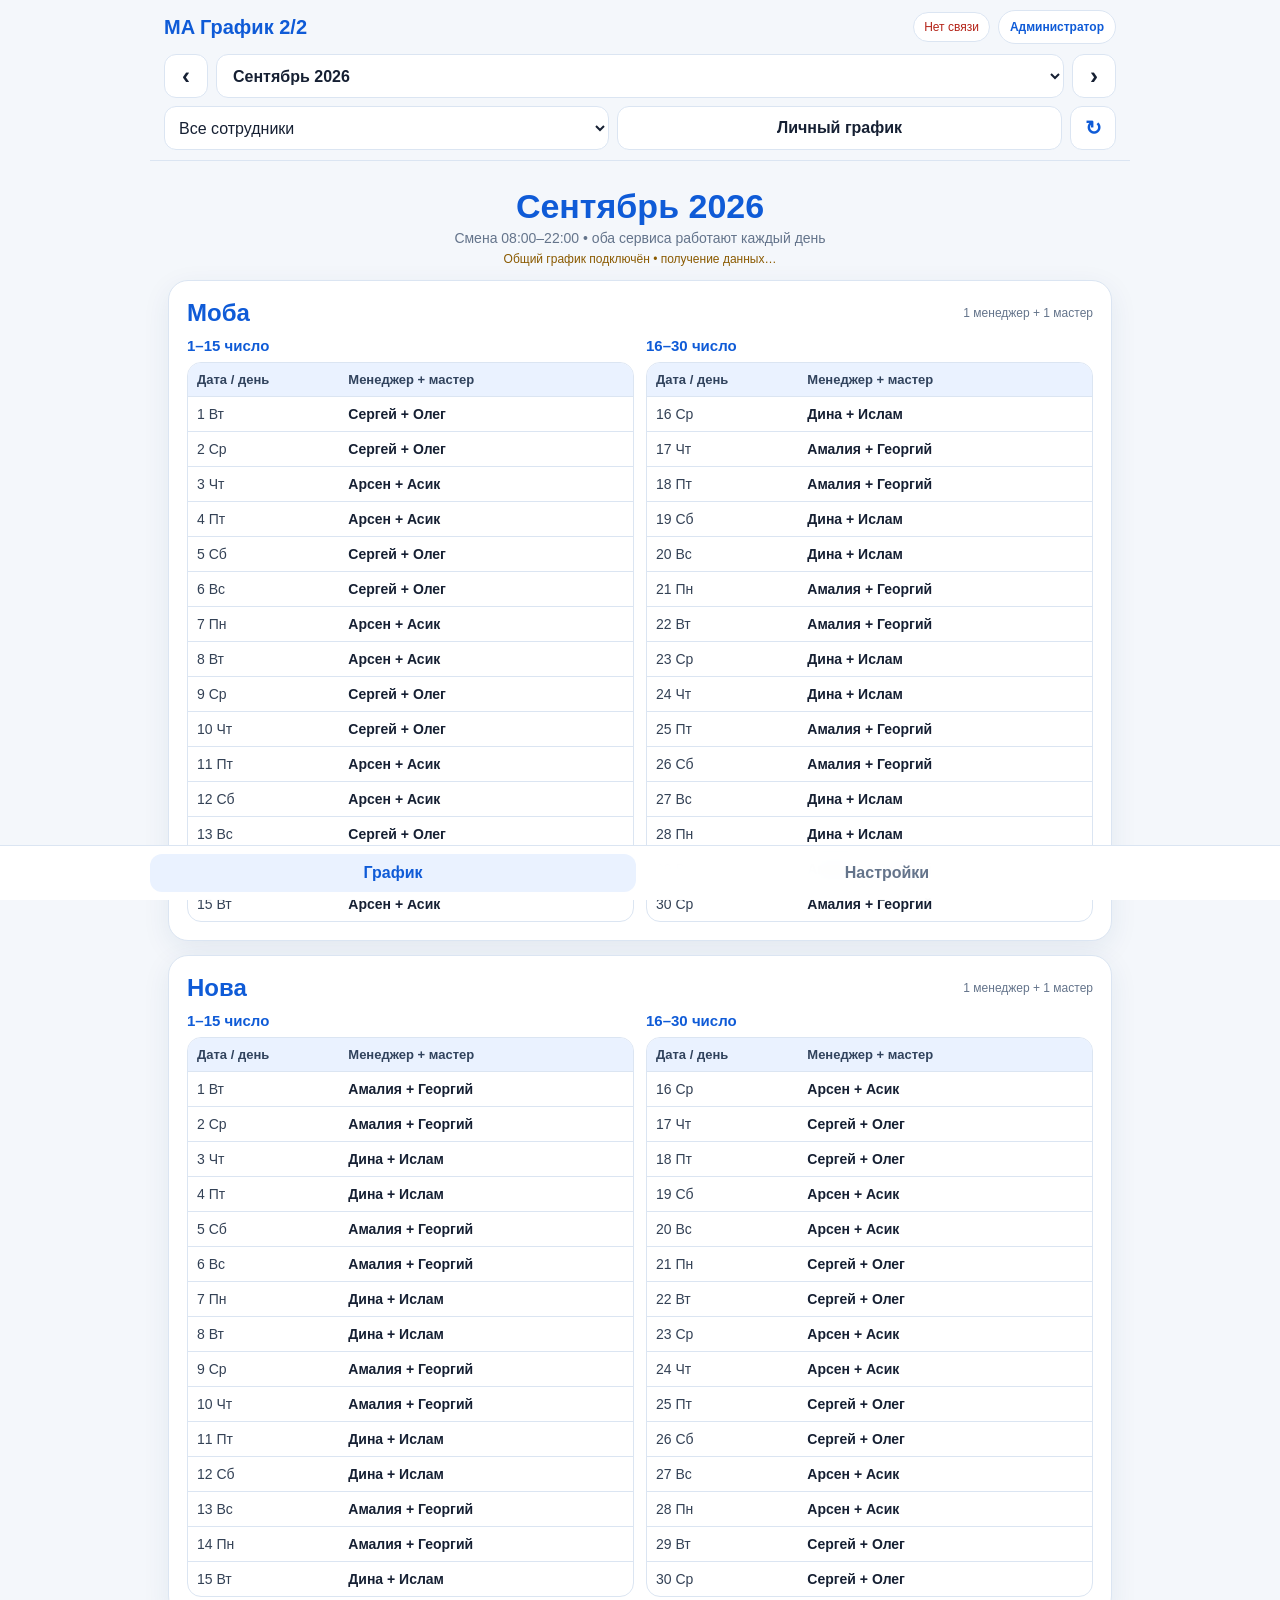
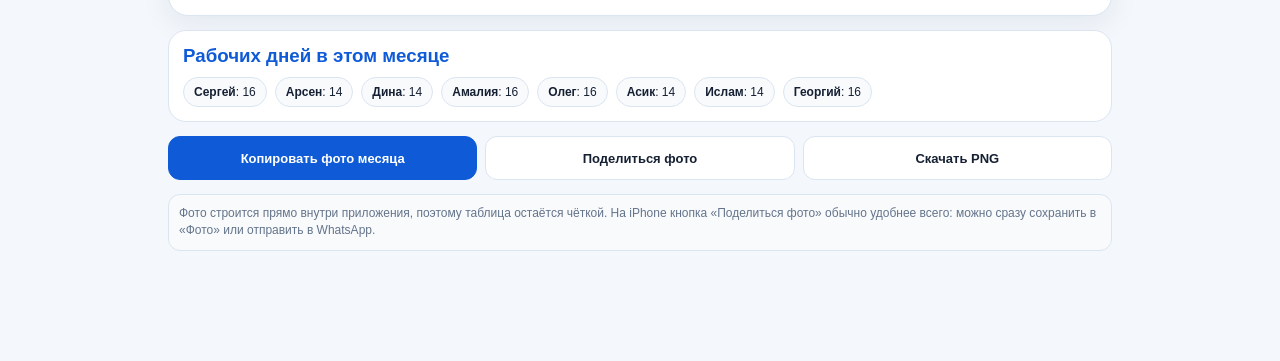
<file: MA_Grafik_Online_READY (1).html>
<!doctype html>
<html lang="ru">
<head>
<meta charset="utf-8">
<meta name="viewport" content="width=device-width,initial-scale=1,viewport-fit=cover">
<meta name="theme-color" content="#0f5bd7">
<title>MA График 2/2 — Онлайн</title>
<link rel="icon" href="data:image/svg+xml,%3Csvg xmlns='http://www.w3.org/2000/svg' viewBox='0 0 100 100'%3E%3Crect width='100' height='100' rx='22' fill='%230f5bd7'/%3E%3Ctext x='50' y='63' text-anchor='middle' font-size='42' font-family='Arial' font-weight='700' fill='white'%3EMA%3C/text%3E%3C/svg%3E">
<style>
:root{
  --bg:#f4f7fb; --card:#fff; --text:#162033; --muted:#64748b;
  --blue:#0f5bd7; --blue2:#eaf2ff; --line:#dbe5f2; --danger:#c62828;
  --shadow:0 8px 28px rgba(28,64,120,.08);
}
*{box-sizing:border-box}
html,body{margin:0;background:var(--bg);color:var(--text);font-family:-apple-system,BlinkMacSystemFont,"Segoe UI",Roboto,Arial,sans-serif}
body{min-height:100vh;padding-bottom:92px}
button,input,select{font:inherit}
button{cursor:pointer}
.app{max-width:980px;margin:0 auto}
.topbar{
  position:sticky;top:0;z-index:30;background:rgba(244,247,251,.96);backdrop-filter:blur(16px);
  border-bottom:1px solid var(--line);padding:calc(10px + env(safe-area-inset-top)) 14px 10px
}
.brandrow{display:flex;align-items:center;justify-content:space-between;gap:10px}
.brand{font-size:20px;font-weight:800;color:var(--blue)}
.badge{font-size:12px;color:var(--muted);background:#fff;border:1px solid var(--line);padding:7px 10px;border-radius:999px}
.monthnav{display:grid;grid-template-columns:44px 1fr 44px;gap:8px;margin-top:10px}
.navbtn,.primary,.secondary,.danger,.mini{
  border:1px solid var(--line);background:#fff;color:var(--text);border-radius:12px;min-height:44px;padding:10px 14px;font-weight:700
}
.navbtn{font-size:24px;padding:0}
.primary{background:var(--blue);color:#fff;border-color:var(--blue)}
.secondary{background:#fff}
.danger{color:var(--danger)}
.monthselect{width:100%;min-height:44px;border:1px solid var(--line);border-radius:12px;background:#fff;padding:0 12px;font-weight:700;color:var(--text)}
.filters{display:grid;grid-template-columns:1fr 1fr;gap:8px;margin-top:8px}
.filters select{width:100%;min-height:42px;border:1px solid var(--line);border-radius:12px;background:#fff;padding:0 10px;color:var(--text)}
.page{padding:14px}
.month-title{text-align:center;margin:8px 0 14px}
.month-title h1{font-size:28px;color:var(--blue);margin:0 0 4px}
.month-title p{margin:0;color:var(--muted);font-size:14px}
.service-card{background:var(--card);border:1px solid var(--line);box-shadow:var(--shadow);border-radius:20px;padding:14px;margin-bottom:14px}
.service-head{display:flex;justify-content:space-between;align-items:center;gap:8px;margin-bottom:10px}
.service-head h2{margin:0;color:var(--blue);font-size:24px}
.service-head .small{font-size:12px;color:var(--muted)}
.half{margin-top:12px}
.half h3{margin:0 0 8px;font-size:15px;color:var(--blue)}
.schedule{width:100%;border-collapse:separate;border-spacing:0;border:1px solid var(--line);border-radius:14px;overflow:hidden;background:#fff}
.schedule th,.schedule td{padding:9px 9px;border-bottom:1px solid var(--line);font-size:13px;vertical-align:middle}
.schedule th{background:var(--blue2);text-align:left;font-size:12px;color:#31435d}
.schedule tr:last-child td{border-bottom:0}
.schedule .date{width:34%;white-space:nowrap;color:#334155}
.schedule .pair{font-weight:650}
.highlight{background:#fff7d6!important}
.today td{box-shadow:inset 3px 0 0 var(--blue)}
.summary{background:#fff;border:1px solid var(--line);border-radius:18px;padding:14px;margin-bottom:14px}
.summary h3{margin:0 0 10px;color:var(--blue)}
.chips{display:flex;flex-wrap:wrap;gap:8px}
.chip{background:#f8fafc;border:1px solid var(--line);border-radius:999px;padding:7px 10px;font-size:12px}
.actions{display:grid;grid-template-columns:1fr 1fr 1fr;gap:8px;margin:14px 0}
.actions button{font-size:13px;padding:10px 8px}
.section{background:#fff;border:1px solid var(--line);border-radius:20px;padding:14px;margin-bottom:14px;box-shadow:var(--shadow)}
.section h2{margin:0 0 12px;color:var(--blue);font-size:22px}
.section h3{margin:18px 0 8px;font-size:15px}
.grid2{display:grid;grid-template-columns:1fr 1fr;gap:10px}
.field{display:flex;flex-direction:column;gap:6px;margin-bottom:10px}
.field label{font-size:12px;color:var(--muted);font-weight:700}
.field input,.field select{width:100%;min-height:44px;border:1px solid var(--line);border-radius:12px;padding:0 12px;background:#fff;color:var(--text)}
.pairbox{border:1px solid var(--line);border-radius:14px;padding:10px;margin-bottom:10px;background:#fbfdff}
.pairbox strong{display:block;margin-bottom:8px;color:#334155}
.switchrow{display:flex;align-items:center;justify-content:space-between;gap:12px;padding:10px 0;border-bottom:1px solid var(--line)}
.switchrow:last-child{border-bottom:0}
.switchrow input{width:22px;height:22px}
.notice{font-size:12px;line-height:1.45;color:var(--muted);background:#f8fafc;border:1px solid var(--line);border-radius:12px;padding:10px}
.settings-actions{display:grid;grid-template-columns:1fr 1fr;gap:8px;margin-top:10px}
.bottom{
  position:fixed;left:0;right:0;bottom:0;z-index:40;background:rgba(255,255,255,.96);backdrop-filter:blur(14px);
  border-top:1px solid var(--line);padding:8px 12px calc(8px + env(safe-area-inset-bottom))
}
.bottom-inner{max-width:980px;margin:0 auto;display:grid;grid-template-columns:1fr 1fr;gap:8px}
.tab{border:0;background:transparent;border-radius:12px;padding:10px;font-weight:800;color:var(--muted)}
.tab.active{background:var(--blue2);color:var(--blue)}
.hidden{display:none!important}
.toast{
 position:fixed;left:50%;bottom:100px;transform:translateX(-50%);z-index:100;background:#172033;color:white;
 padding:10px 14px;border-radius:999px;font-size:13px;opacity:0;pointer-events:none;transition:.2s
}
.toast.show{opacity:1}
.modal{position:fixed;inset:0;z-index:90;background:rgba(10,20,35,.45);display:flex;align-items:flex-end;justify-content:center;padding:12px}
.sheet{width:min(100%,720px);max-height:88vh;overflow:auto;background:#fff;border-radius:22px 22px 16px 16px;padding:16px}
.sheet-head{display:flex;justify-content:space-between;align-items:center;gap:10px}
.sheet h2{margin:0;color:var(--blue)}
.close{border:0;background:#eef3f8;border-radius:10px;width:40px;height:40px;font-size:20px}
.personal-list{display:grid;gap:8px}
.personal-item{display:flex;justify-content:space-between;gap:10px;border:1px solid var(--line);background:#fff;border-radius:12px;padding:10px;font-size:13px}
.personal-item b{color:var(--blue)}
@media(min-width:760px){
 .page{padding:18px}
 .halves{display:grid;grid-template-columns:1fr 1fr;gap:12px}
 .half{margin-top:0}
 .service-card{padding:18px}
 .schedule th,.schedule td{font-size:14px}
 .schedule th{font-size:13px}
 .month-title h1{font-size:34px}
}
@media(max-width:520px){
 .actions{grid-template-columns:1fr}
 .grid2{grid-template-columns:1fr}
 .filters{grid-template-columns:1fr}
 .schedule th,.schedule td{padding:8px 7px}
}
@media print{
 .topbar,.bottom,.actions,.filters,.summary,.settings-only{display:none!important}
 body{padding:0;background:#fff}
 .page{padding:0}
 .service-card{box-shadow:none;break-inside:avoid}
}

.cloudline{margin-top:6px!important;font-size:12px!important}
.online{color:#0b7a3e!important}.offline{color:#b42318!important}.syncing{color:#8a5a00!important}
.filters{grid-template-columns:1fr 1fr 46px!important}
.iconbtn{border:1px solid var(--line);background:#fff;border-radius:12px;min-height:42px;font-size:20px;font-weight:800;color:var(--blue)}
.authbtn{border:1px solid var(--line);background:#fff;border-radius:999px;min-height:34px;padding:0 11px;font-size:12px;font-weight:800;color:var(--blue)}
.cloud-warning{background:#fff4e5;border:1px solid #ffd7a1;color:#754400;border-radius:14px;padding:11px 12px;font-size:12px;line-height:1.45;margin-bottom:12px}
.cloud-ok{background:#edf9f1;border:1px solid #bfe7cb;color:#14532d;border-radius:14px;padding:11px 12px;font-size:12px;line-height:1.45;margin-bottom:12px}
.login-actions{display:grid;grid-template-columns:1fr 1fr;gap:8px;margin-top:10px}.login-error{color:var(--danger);font-size:12px;margin-top:8px;min-height:18px}
@media(max-width:520px){.filters{grid-template-columns:1fr 1fr 46px!important}}

</style>
</head>
<body>
<div class="app">
  <header class="topbar" id="topbar">
    <div class="brandrow">
      <div class="brand">MA График 2/2</div>
      <div style="display:flex;align-items:center;gap:8px">
        <div class="badge" id="saveBadge">Загрузка…</div>
        <button class="authbtn" id="adminBtn">Администратор</button>
      </div>
    </div>
    <div id="scheduleControls">
      <div class="monthnav">
        <button class="navbtn" id="prevBtn" aria-label="Предыдущий месяц">‹</button>
        <select class="monthselect" id="monthSelect"></select>
        <button class="navbtn" id="nextBtn" aria-label="Следующий месяц">›</button>
      </div>
      <div class="filters">
        <select id="employeeFilter"><option value="">Все сотрудники</option></select>
        <button class="secondary" id="personalBtn">Личный график</button>
        <button class="iconbtn" id="refreshBtn" title="Обновить общий график" aria-label="Обновить">↻</button>
      </div>
    </div>
  </header>

  <main class="page">
    <section id="schedulePage">
      <div class="month-title">
        <h1 id="monthTitle"></h1>
        <p id="monthSubtitle"></p>
        <p id="cloudStatusLine" class="cloudline"></p>
      </div>
      <div id="servicesRoot"></div>
      <div class="summary">
        <h3>Рабочих дней в этом месяце</h3>
        <div class="chips" id="summaryChips"></div>
      </div>
      <div class="actions">
        <button class="primary" id="copyPhotoBtn">Копировать фото месяца</button>
        <button class="secondary" id="shareBtn">Поделиться фото</button>
        <button class="secondary" id="downloadBtn">Скачать PNG</button>
      </div>
      <div class="notice">Фото строится прямо внутри приложения, поэтому таблица остаётся чёткой. На iPhone кнопка «Поделиться фото» обычно удобнее всего: можно сразу сохранить в «Фото» или отправить в WhatsApp.</div>
    </section>

    <section id="settingsPage" class="hidden">
      <div class="section">
        <h2>Общий онлайн-график</h2>
        <div id="cloudSettingsState"></div>
        <div class="notice">Сотрудники открывают одну и ту же ссылку только для просмотра. Изменять общий график может только администратор после входа.</div>
        <div class="settings-actions">
          <button class="secondary" id="forceSyncBtn">Загрузить из облака</button>
          <button class="secondary" id="logoutBtn">Выйти из администратора</button>
        </div>
      </div>

      <div class="section">
        <h2>Основные настройки</h2>
        <div class="grid2">
          <div class="field"><label>Год начала графика</label><input type="number" id="startYear" min="2020" max="2100"></div>
          <div class="field"><label>Месяц начала</label><select id="startMonth"></select></div>
          <div class="field"><label>Название сервиса 1</label><input id="service1"></div>
          <div class="field"><label>Название сервиса 2</label><input id="service2"></div>
          <div class="field"><label>Начало смены</label><input type="time" id="shiftStart"></div>
          <div class="field"><label>Конец смены</label><input type="time" id="shiftEnd"></div>
          <div class="field"><label>День обмена точками</label><input type="number" id="swapDay" min="2" max="28"></div>
        </div>
      </div>

      <div class="section">
        <h2>Менеджеры</h2>
        <div class="pairbox">
          <strong>Пара менеджеров A</strong>
          <div class="grid2">
            <div class="field"><label>Менеджер A1</label><input id="mA1"></div>
            <div class="field"><label>Менеджер A2</label><input id="mA2"></div>
          </div>
        </div>
        <div class="pairbox">
          <strong>Пара менеджеров B</strong>
          <div class="grid2">
            <div class="field"><label>Менеджер B1</label><input id="mB1"></div>
            <div class="field"><label>Менеджер B2</label><input id="mB2"></div>
          </div>
        </div>
      </div>

      <div class="section">
        <h2>Мастера</h2>
        <div class="pairbox">
          <strong>Пара мастеров A</strong>
          <div class="grid2">
            <div class="field"><label>Мастер A1</label><input id="wA1"></div>
            <div class="field"><label>Мастер A2</label><input id="wA2"></div>
          </div>
        </div>
        <div class="pairbox">
          <strong>Пара мастеров B</strong>
          <div class="grid2">
            <div class="field"><label>Мастер B1</label><input id="wB1"></div>
            <div class="field"><label>Мастер B2</label><input id="wB2"></div>
          </div>
        </div>
      </div>

      <div class="section">
        <h2>Логика графика</h2>
        <div class="switchrow">
          <div><b>Строгий график 2/2</b><div class="notice" style="margin-top:6px">Цикл не сбрасывается в начале нового месяца.</div></div>
          <input type="checkbox" id="strict22">
        </div>
        <div class="switchrow">
          <div><b>Менять сервисы в середине месяца</b><div class="notice" style="margin-top:6px">Пары переходят из Мобы в Нову и наоборот.</div></div>
          <input type="checkbox" id="swapServices">
        </div>
        <div class="switchrow">
          <div><b>Менять связку менеджеры ↔ мастера каждый месяц</b><div class="notice" style="margin-top:6px">Чтобы одни и те же люди не работали постоянно вместе.</div></div>
          <input type="checkbox" id="rotateMasterPairs">
        </div>
      </div>

      <div class="section">
        <h2>Резервная копия</h2>
        <div class="settings-actions">
          <button class="secondary" id="exportBtn">Экспорт настроек</button>
          <button class="secondary" id="importBtn">Импорт настроек</button>
        </div>
        <input type="file" id="importFile" accept="application/json" class="hidden">
        <div class="settings-actions">
          <button class="primary" id="saveSettingsBtn">Сохранить настройки</button>
          <button class="danger" id="resetBtn">Сбросить всё</button>
        </div>
      </div>
    </section>
  </main>
</div>

<nav class="bottom">
  <div class="bottom-inner">
    <button class="tab active" data-tab="schedule">График</button>
    <button class="tab" data-tab="settings">Настройки</button>
  </div>
</nav>

<div class="toast" id="toast"></div>

<div class="modal hidden" id="personalModal">
  <div class="sheet">
    <div class="sheet-head">
      <h2 id="personalTitle">Личный график</h2>
      <button class="close" id="closePersonal">×</button>
    </div>
    <div class="personal-list" id="personalList" style="margin-top:12px"></div>
  </div>
</div>


<div class="modal hidden" id="loginModal">
  <div class="sheet">
    <div class="sheet-head"><h2>Вход администратора</h2><button class="close" id="closeLogin">×</button></div>
    <div class="notice" style="margin-top:12px">Сотрудникам вход не нужен — они просто открывают ссылку и смотрят актуальный график.</div>
    <div class="field" style="margin-top:14px"><label>Email администратора Supabase</label><input type="email" id="adminEmail" autocomplete="username" placeholder="you@example.com"></div>
    <div class="field"><label>Пароль</label><input type="password" id="adminPassword" autocomplete="current-password" placeholder="Пароль"></div>
    <div class="login-error" id="loginError"></div>
    <div class="login-actions"><button class="secondary" id="cancelLogin">Отмена</button><button class="primary" id="loginBtn">Войти</button></div>
  </div>
</div>

<script>
(function(){
  "use strict";
  const MONTHS = ["Январь","Февраль","Март","Апрель","Май","Июнь","Июль","Август","Сентябрь","Октябрь","Ноябрь","Декабрь"];
  const WD = ["Вс","Пн","Вт","Ср","Чт","Пт","Сб"];
  const STORAGE_KEY = "ma_schedule_22_v2";

  // === ОБЩИЙ ОНЛАЙН-ГРАФИК ===
  // Вставь сюда данные Supabase перед загрузкой файла в Vercel.
  const SUPABASE_URL = "https://yedzfmibceboncrytbqz.supabase.co";
  const SUPABASE_PUBLISHABLE_KEY = "sb_publishable_tSqbw3aeAgxYuzHhQurCuw_yDze4ZNn";
  const CLOUD_TABLE = "ma_schedule_config";
  const CLOUD_ROW_ID = "main";
  const AUTH_STORAGE_KEY = "ma_schedule_admin_session_v1";
  const SYNC_INTERVAL_MS = 15000;

  const DEFAULTS = {
    startYear: 2026,
    startMonth: 8,
    service1: "Моба",
    service2: "Нова",
    shiftStart: "08:00",
    shiftEnd: "22:00",
    swapDay: 16,
    strict22: true,
    swapServices: true,
    rotateMasterPairs: true,
    managers: [["Сергей","Арсен"],["Дина","Амалия"]],
    masters: [["Олег","Асик"],["Ислам","Георгий"]]
  };

  let settings = loadSettings();
  let currentIndex = 0;
  let adminSession = loadAdminSession();
  let settingsDirty = false;
  let lastCloudUpdatedAt = null;
  let syncTimer = null;

  const $ = id => document.getElementById(id);
  const monthSelect = $("monthSelect");
  const employeeFilter = $("employeeFilter");

  function clone(obj){ return JSON.parse(JSON.stringify(obj)); }

  function cloudConfigured(){
    return /^https:\/\/.+\.supabase\.co$/i.test(SUPABASE_URL) && SUPABASE_PUBLISHABLE_KEY && !SUPABASE_PUBLISHABLE_KEY.includes("PASTE_");
  }

  function loadAdminSession(){
    try{ const raw=localStorage.getItem(AUTH_STORAGE_KEY); return raw ? JSON.parse(raw) : null; }
    catch(e){ return null; }
  }

  function saveAdminSession(session){
    adminSession=session || null;
    if(session) localStorage.setItem(AUTH_STORAGE_KEY,JSON.stringify(session));
    else localStorage.removeItem(AUTH_STORAGE_KEY);
    updateAuthUI();
  }

  function isAdmin(){ return !!(adminSession && adminSession.access_token); }

  function setCloudStatus(text,kind=""){
    const badge=$("saveBadge");
    badge.textContent=text;
    badge.classList.remove("online","offline","syncing");
    if(kind) badge.classList.add(kind);
  }

  function updateCloudStatusLine(){
    const el=$("cloudStatusLine");
    if(!cloudConfigured()){
      el.textContent="Облако не подключено — данные пока сохраняются только на этом устройстве.";
      el.className="cloudline offline";
      return;
    }
    if(lastCloudUpdatedAt){
      const dt=new Date(lastCloudUpdatedAt);
      el.textContent=`Общий график • обновлён ${dt.toLocaleString("ru-RU")}`;
      el.className="cloudline online";
    }else{
      el.textContent="Общий график подключён • получение данных…";
      el.className="cloudline syncing";
    }
  }

  function updateCloudSettingsState(){
    const el=$("cloudSettingsState");
    if(!el) return;
    if(!cloudConfigured()){
      el.innerHTML='<div class="cloud-warning"><b>Supabase ещё не подключён.</b><br>Нужно один раз вставить Project URL и publishable key в HTML перед загрузкой в Vercel.</div>';
    }else if(isAdmin()){
      el.innerHTML='<div class="cloud-ok"><b>Облако подключено.</b><br>Ты вошёл как администратор. Сохранение меняет график для всех устройств.</div>';
    }else{
      el.innerHTML='<div class="cloud-ok"><b>Облако подключено.</b><br>Сейчас режим просмотра. Для изменения общего графика войди как администратор.</div>';
    }
    if($("logoutBtn")) $("logoutBtn").disabled=!isAdmin();
  }

  function updateAuthUI(){
    const btn=$("adminBtn"); if(!btn) return;
    btn.textContent=isAdmin() ? "Админ ✓" : "Администратор";
    updateCloudSettingsState();
  }

  async function authFetch(path,options={}){
    if(!cloudConfigured()) throw new Error("Supabase не настроен");
    const headers=Object.assign({"apikey":SUPABASE_PUBLISHABLE_KEY,"Content-Type":"application/json"},options.headers||{});
    return fetch(SUPABASE_URL+path,Object.assign({},options,{headers}));
  }

  async function loginAdmin(email,password){
    const res=await authFetch("/auth/v1/token?grant_type=password",{method:"POST",body:JSON.stringify({email,password})});
    const data=await res.json().catch(()=>({}));
    if(!res.ok) throw new Error(data.msg || data.error_description || data.message || "Ошибка входа");
    data.expires_at_ms=Date.now()+((data.expires_in||3600)*1000);
    saveAdminSession(data); return data;
  }

  async function refreshAdminSession(){
    if(!adminSession || !adminSession.refresh_token) return null;
    const res=await authFetch("/auth/v1/token?grant_type=refresh_token",{method:"POST",body:JSON.stringify({refresh_token:adminSession.refresh_token})});
    const data=await res.json().catch(()=>({}));
    if(!res.ok){ saveAdminSession(null); return null; }
    data.expires_at_ms=Date.now()+((data.expires_in||3600)*1000);
    saveAdminSession(data); return data;
  }

  async function getAdminToken(){
    if(!adminSession) return null;
    if(!adminSession.expires_at_ms || adminSession.expires_at_ms<Date.now()+60000) await refreshAdminSession();
    return adminSession ? adminSession.access_token : null;
  }

  function mergeRemoteSettings(remote){
    const merged=Object.assign(clone(DEFAULTS),remote||{});
    if(!Array.isArray(merged.managers) || merged.managers.length!==2) merged.managers=clone(DEFAULTS.managers);
    if(!Array.isArray(merged.masters) || merged.masters.length!==2) merged.masters=clone(DEFAULTS.masters);
    return merged;
  }

  async function syncFromCloud(showToast=false){
    if(!cloudConfigured()){
      setCloudStatus("Локально","offline"); updateCloudStatusLine(); updateCloudSettingsState();
      if(showToast) toast("Supabase ещё не подключён"); return false;
    }
    if(settingsDirty && !$("settingsPage").classList.contains("hidden")){
      if(showToast) toast("Есть несохранённые изменения"); return false;
    }
    setCloudStatus("Синхронизация…","syncing");
    try{
      const res=await authFetch(`/rest/v1/${CLOUD_TABLE}?id=eq.${encodeURIComponent(CLOUD_ROW_ID)}&select=settings,updated_at`,{method:"GET"});
      if(!res.ok) throw new Error(await res.text());
      const rows=await res.json();
      if(rows && rows[0] && rows[0].settings && Object.keys(rows[0].settings).length){
        settings=mergeRemoteSettings(rows[0].settings);
        localStorage.setItem(STORAGE_KEY,JSON.stringify(settings));
        lastCloudUpdatedAt=rows[0].updated_at || null;
        populateSettings(); renderMonth();
      }
      setCloudStatus("Онлайн","online"); updateCloudStatusLine(); updateCloudSettingsState();
      if(showToast) toast("Общий график обновлён"); return true;
    }catch(e){
      console.error(e); setCloudStatus("Нет связи","offline"); updateCloudStatusLine();
      if(showToast) toast("Не удалось загрузить общий график"); return false;
    }
  }

  async function saveToCloud(newSettings){
    if(!cloudConfigured()) throw new Error("Supabase ещё не подключён");
    const token=await getAdminToken(); if(!token) throw new Error("Нужно войти как администратор");
    setCloudStatus("Сохранение…","syncing");
    const now=new Date().toISOString();
    const res=await authFetch(`/rest/v1/${CLOUD_TABLE}?on_conflict=id`,{
      method:"POST",
      headers:{"Authorization":"Bearer "+token,"Prefer":"resolution=merge-duplicates,return=representation"},
      body:JSON.stringify({id:CLOUD_ROW_ID,settings:newSettings,updated_at:now})
    });
    const data=await res.json().catch(()=>null);
    if(!res.ok) throw new Error((data && (data.message||data.error_description)) || "Не удалось сохранить в облако");
    lastCloudUpdatedAt=(Array.isArray(data)&&data[0]&&data[0].updated_at) || now;
    setCloudStatus("Онлайн","online"); updateCloudStatusLine(); return true;
  }

  function loadSettings(){
    try{
      const raw = localStorage.getItem(STORAGE_KEY);
      if(!raw) return clone(DEFAULTS);
      const s = Object.assign(clone(DEFAULTS), JSON.parse(raw));
      if(!Array.isArray(s.managers) || s.managers.length!==2) s.managers=clone(DEFAULTS.managers);
      if(!Array.isArray(s.masters) || s.masters.length!==2) s.masters=clone(DEFAULTS.masters);
      return s;
    }catch(e){ return clone(DEFAULTS); }
  }

  function saveSettings(){
    localStorage.setItem(STORAGE_KEY, JSON.stringify(settings));
  }

  function markDirty(){
    settingsDirty=true;
    $("saveBadge").textContent = "Есть изменения";
    $("saveBadge").classList.remove("online","offline","syncing");
  }

  function toast(msg){
    const el=$("toast"); el.textContent=msg; el.classList.add("show");
    clearTimeout(toast.t); toast.t=setTimeout(()=>el.classList.remove("show"),2200);
  }

  function addMonths(y,m,delta){
    const d = new Date(y, m+delta, 1);
    return {year:d.getFullYear(), month:d.getMonth()};
  }

  function monthInfo(index){
    const x=addMonths(Number(settings.startYear), Number(settings.startMonth), index);
    return {index, year:x.year, month:x.month, name:MONTHS[x.month], days:new Date(x.year,x.month+1,0).getDate()};
  }

  function scheduleStartDate(){
    return new Date(Number(settings.startYear), Number(settings.startMonth), 1);
  }

  function globalDayIndex(date){
    const start=scheduleStartDate();
    const a=Date.UTC(start.getFullYear(),start.getMonth(),start.getDate());
    const b=Date.UTC(date.getFullYear(),date.getMonth(),date.getDate());
    return Math.floor((b-a)/86400000);
  }

  function activeFromPair(pair, date, pairOffset=0){
    if(!settings.strict22){
      const d=date.getDate()-1;
      return pair[Math.floor(d/2)%2];
    }
    const idx=globalDayIndex(date)+pairOffset;
    const phase=((idx%4)+4)%4;
    return pair[phase<2?0:1];
  }

  function groupAssignments(monthIndex, day){
    const firstHalf = day < Number(settings.swapDay);
    const swap = settings.swapServices && !firstHalf;

    // Managers: A in service1 first half, B in service2; swap in second half.
    let managerGroup1 = swap ? 1 : 0;
    let managerGroup2 = swap ? 0 : 1;

    // Masters rotate monthly so manager teams do not always meet the same master team.
    const monthlyRotate = settings.rotateMasterPairs && (monthIndex % 2 === 1);
    let masterGroup1 = monthlyRotate ? 1 : 0;
    let masterGroup2 = monthlyRotate ? 0 : 1;
    if(swap){
      masterGroup1 = monthlyRotate ? 0 : 1;
      masterGroup2 = monthlyRotate ? 1 : 0;
    }
    return {
      s1:{mg:managerGroup1,wg:masterGroup1},
      s2:{mg:managerGroup2,wg:masterGroup2}
    };
  }

  function daySchedule(monthIndex, day){
    const info=monthInfo(monthIndex);
    const date=new Date(info.year,info.month,day);
    const groups=groupAssignments(monthIndex,day);

    // Pair offsets keep opposite 2/2 phases between pair members and vary which master aligns with which manager.
    const mgrOffsets=[0,2];
    const masterOffsets=[0,2];

    function one(g){
      return {
        manager: activeFromPair(settings.managers[g.mg],date,mgrOffsets[g.mg]),
        master: activeFromPair(settings.masters[g.wg],date,masterOffsets[g.wg]),
      };
    }
    return {date, s1:one(groups.s1), s2:one(groups.s2)};
  }

  function buildMonthRows(monthIndex){
    const info=monthInfo(monthIndex), rows=[];
    for(let d=1;d<=info.days;d++) rows.push(daySchedule(monthIndex,d));
    return rows;
  }

  function renderSelectors(){
    monthSelect.innerHTML="";
    for(let i=0;i<12;i++){
      const mi=monthInfo(i);
      const o=document.createElement("option");
      o.value=i; o.textContent=`${mi.name} ${mi.year}`;
      monthSelect.appendChild(o);
    }
    monthSelect.value=currentIndex;

    const names=[...settings.managers.flat(),...settings.masters.flat()];
    const prev=employeeFilter.value;
    employeeFilter.innerHTML='<option value="">Все сотрудники</option>';
    names.forEach(n=>{
      const o=document.createElement("option");o.value=n;o.textContent=n;employeeFilter.appendChild(o);
    });
    if(names.includes(prev)) employeeFilter.value=prev;
  }

  function renderMonth(){
    renderSelectors();
    const info=monthInfo(currentIndex), rows=buildMonthRows(currentIndex);
    $("monthTitle").textContent=`${info.name} ${info.year}`;
    $("monthSubtitle").textContent=`Смена ${settings.shiftStart}–${settings.shiftEnd} • оба сервиса работают каждый день`;
    updateCloudStatusLine();
    const root=$("servicesRoot"); root.innerHTML="";
    root.appendChild(serviceCard(settings.service1,"s1",rows));
    root.appendChild(serviceCard(settings.service2,"s2",rows));
    renderSummary(rows);
    highlightEmployee();
  }

  function serviceCard(title,key,rows){
    const card=document.createElement("section"); card.className="service-card";
    const head=document.createElement("div"); head.className="service-head";
    head.innerHTML=`<h2>${escapeHtml(title)}</h2><div class="small">1 менеджер + 1 мастер</div>`;
    card.appendChild(head);
    const halves=document.createElement("div"); halves.className="halves";

    const swap=Number(settings.swapDay);
    const first=rows.filter(r=>r.date.getDate()<swap);
    const second=rows.filter(r=>r.date.getDate()>=swap);
    halves.appendChild(halfTable(`1–${swap-1} число`,key,first));
    halves.appendChild(halfTable(`${swap}–${rows.length} число`,key,second));
    card.appendChild(halves);
    return card;
  }

  function halfTable(label,key,rows){
    const wrap=document.createElement("div"); wrap.className="half";
    const h=document.createElement("h3"); h.textContent=label; wrap.appendChild(h);
    const t=document.createElement("table"); t.className="schedule";
    t.innerHTML="<thead><tr><th>Дата / день</th><th>Менеджер + мастер</th></tr></thead>";
    const tb=document.createElement("tbody");
    rows.forEach(r=>{
      const d=r.date.getDate(), pair=r[key];
      const tr=document.createElement("tr");
      tr.dataset.manager=pair.manager; tr.dataset.master=pair.master;
      const today=new Date();
      if(today.getFullYear()===r.date.getFullYear() && today.getMonth()===r.date.getMonth() && today.getDate()===d) tr.classList.add("today");
      tr.innerHTML=`<td class="date">${d} ${WD[r.date.getDay()]}</td><td class="pair">${escapeHtml(pair.manager)} + ${escapeHtml(pair.master)}</td>`;
      tb.appendChild(tr);
    });
    t.appendChild(tb); wrap.appendChild(t); return wrap;
  }

  function renderSummary(rows){
    const counts={};
    [...settings.managers.flat(),...settings.masters.flat()].forEach(n=>counts[n]=0);
    rows.forEach(r=>{
      [r.s1.manager,r.s1.master,r.s2.manager,r.s2.master].forEach(n=>{ if(counts[n]!=null) counts[n]++; });
    });
    $("summaryChips").innerHTML=Object.entries(counts).map(([n,c])=>`<span class="chip"><b>${escapeHtml(n)}</b>: ${c}</span>`).join("");
  }

  function highlightEmployee(){
    const name=employeeFilter.value;
    document.querySelectorAll(".schedule tbody tr").forEach(tr=>{
      tr.classList.toggle("highlight", !!name && (tr.dataset.manager===name || tr.dataset.master===name));
    });
  }

  function personalSchedule(){
    const name=employeeFilter.value || settings.managers[0][0];
    if(!employeeFilter.value){ employeeFilter.value=name; highlightEmployee(); }
    const rows=buildMonthRows(currentIndex), info=monthInfo(currentIndex), list=[];
    rows.forEach(r=>{
      if(r.s1.manager===name || r.s1.master===name) list.push({d:r.date,svc:settings.service1,p:r.s1});
      if(r.s2.manager===name || r.s2.master===name) list.push({d:r.date,svc:settings.service2,p:r.s2});
    });
    $("personalTitle").textContent=`${name} — ${info.name} ${info.year}`;
    $("personalList").innerHTML=list.length ? list.map(x=>`<div class="personal-item"><span><b>${x.d.getDate()} ${WD[x.d.getDay()]}</b> · ${escapeHtml(x.svc)}</span><span>${escapeHtml(x.p.manager)} + ${escapeHtml(x.p.master)}</span></div>`).join("") : '<div class="notice">В этом месяце смен нет.</div>';
    $("personalModal").classList.remove("hidden");
  }

  function escapeHtml(s){
    return String(s).replace(/[&<>"']/g,m=>({"&":"&amp;","<":"&lt;",">":"&gt;",'"':"&quot;","'":"&#039;"}[m]));
  }

  function populateSettings(){
    $("startYear").value=settings.startYear;
    $("startMonth").innerHTML=MONTHS.map((m,i)=>`<option value="${i}">${m}</option>`).join("");
    $("startMonth").value=settings.startMonth;
    $("service1").value=settings.service1; $("service2").value=settings.service2;
    $("shiftStart").value=settings.shiftStart; $("shiftEnd").value=settings.shiftEnd; $("swapDay").value=settings.swapDay;
    $("mA1").value=settings.managers[0][0]; $("mA2").value=settings.managers[0][1];
    $("mB1").value=settings.managers[1][0]; $("mB2").value=settings.managers[1][1];
    $("wA1").value=settings.masters[0][0]; $("wA2").value=settings.masters[0][1];
    $("wB1").value=settings.masters[1][0]; $("wB2").value=settings.masters[1][1];
    $("strict22").checked=!!settings.strict22; $("swapServices").checked=!!settings.swapServices; $("rotateMasterPairs").checked=!!settings.rotateMasterPairs;
  }

  function readSettingsFromForm(){
    return {
      startYear:Number($("startYear").value)||2026,
      startMonth:Number($("startMonth").value)||0,
      service1:$("service1").value.trim()||"Моба",
      service2:$("service2").value.trim()||"Нова",
      shiftStart:$("shiftStart").value||"08:00",
      shiftEnd:$("shiftEnd").value||"22:00",
      swapDay:Math.max(2,Math.min(28,Number($("swapDay").value)||16)),
      strict22:$("strict22").checked,
      swapServices:$("swapServices").checked,
      rotateMasterPairs:$("rotateMasterPairs").checked,
      managers:[
        [$("mA1").value.trim()||"Менеджер 1",$("mA2").value.trim()||"Менеджер 2"],
        [$("mB1").value.trim()||"Менеджер 3",$("mB2").value.trim()||"Менеджер 4"]
      ],
      masters:[
        [$("wA1").value.trim()||"Мастер 1",$("wA2").value.trim()||"Мастер 2"],
        [$("wB1").value.trim()||"Мастер 3",$("wB2").value.trim()||"Мастер 4"]
      ]
    };
  }

  function validateNames(s){
    const all=[...s.managers.flat(),...s.masters.flat()].map(x=>x.toLowerCase());
    return new Set(all).size===all.length;
  }

  async function saveForm(){
    const s=readSettingsFromForm();
    if(!validateNames(s)){ toast("Имена сотрудников должны отличаться"); return; }
    if(cloudConfigured() && !isAdmin()){ openLoginModal(); toast("Сначала войди как администратор"); return; }
    try{
      settings=s; currentIndex=0; saveSettings();
      if(cloudConfigured()) await saveToCloud(settings);
      settingsDirty=false; renderMonth();
      setCloudStatus(cloudConfigured()?"Онлайн":"Локально",cloudConfigured()?"online":"offline");
      toast(cloudConfigured()?"График сохранён для всех":"Сохранено только на этом устройстве");
      switchTab("schedule");
    }catch(e){ console.error(e); setCloudStatus("Ошибка","offline"); toast(e.message||"Ошибка сохранения"); }
  }

  function switchTab(tab){
    if(tab==="settings" && cloudConfigured() && !isAdmin()){ openLoginModal(); return; }
    const sched=tab==="schedule";
    $("schedulePage").classList.toggle("hidden",!sched);
    $("settingsPage").classList.toggle("hidden",sched);
    $("scheduleControls").classList.toggle("hidden",!sched);
    document.querySelectorAll(".tab").forEach(b=>b.classList.toggle("active",b.dataset.tab===tab));
    if(!sched){ settingsDirty=false; populateSettings(); updateCloudSettingsState(); }
    window.scrollTo({top:0,behavior:"smooth"});
  }

  function exportSettings(){
    const blob=new Blob([JSON.stringify(settings,null,2)],{type:"application/json"});
    const url=URL.createObjectURL(blob),a=document.createElement("a");
    a.href=url;a.download="MA_Grafik_backup.json";a.click();setTimeout(()=>URL.revokeObjectURL(url),1000);
  }

  function importSettings(file){
    const r=new FileReader();
    r.onload=()=>{
      try{
        const s=Object.assign(clone(DEFAULTS),JSON.parse(r.result));
        settings=s; saveSettings(); currentIndex=0; populateSettings(); renderMonth(); toast("Резервная копия загружена");
      }catch(e){ toast("Не удалось открыть файл"); }
    };
    r.readAsText(file);
  }

  // ---------- PNG poster ----------
  function canvasRoundRect(ctx,x,y,w,h,r,fill,stroke){
    const rr=Math.min(r,w/2,h/2);
    ctx.beginPath();
    ctx.moveTo(x+rr,y);ctx.arcTo(x+w,y,x+w,y+h,rr);ctx.arcTo(x+w,y+h,x,y+h,rr);ctx.arcTo(x,y+h,x,y,rr);ctx.arcTo(x,y,x+w,y,rr);
    if(fill){ctx.fillStyle=fill;ctx.fill();}
    if(stroke){ctx.strokeStyle=stroke;ctx.stroke();}
  }

  function fitText(ctx,text,maxWidth,startSize,minSize=20,weight=600){
    let size=startSize;
    do{
      ctx.font=`${weight} ${size}px -apple-system,BlinkMacSystemFont,Segoe UI,Arial`;
      if(ctx.measureText(text).width<=maxWidth) return size;
      size-=1;
    }while(size>=minSize);
    return minSize;
  }

  function drawText(ctx,text,x,y,size,weight=500,color="#162033",align="left"){
    ctx.font=`${weight} ${size}px -apple-system,BlinkMacSystemFont,Segoe UI,Arial`;
    ctx.fillStyle=color;ctx.textAlign=align;ctx.textBaseline="middle";ctx.fillText(text,x,y);
  }

  function renderMonthCanvas(){
    const info=monthInfo(currentIndex), rows=buildMonthRows(currentIndex);
    const W=1400, H=1900, pad=44, cardW=W-pad*2;
    const canvas=document.createElement("canvas"); canvas.width=W; canvas.height=H;
    const ctx=canvas.getContext("2d");
    ctx.fillStyle="#f4f7fb";ctx.fillRect(0,0,W,H);
    drawText(ctx,`${info.name} ${info.year}`,W/2,72,54,800,"#0f5bd7","center");
    drawText(ctx,`Смена ${settings.shiftStart}–${settings.shiftEnd} • 1 менеджер + 1 мастер • график 2/2`,W/2,122,25,500,"#64748b","center");

    const firstEnd=Number(settings.swapDay)-1;
    const serviceTop=[160,1010];
    const serviceKeys=["s1","s2"];
    const serviceNames=[settings.service1,settings.service2];
    for(let s=0;s<2;s++){
      const y=serviceTop[s], cardH=790;
      ctx.shadowColor="rgba(28,64,120,.10)";ctx.shadowBlur=22;ctx.shadowOffsetY=8;
      canvasRoundRect(ctx,pad,y,cardW,cardH,26,"#ffffff");
      ctx.shadowColor="transparent";
      drawText(ctx,serviceNames[s],pad+28,y+45,38,800,"#0f5bd7");
      const colGap=22,colW=(cardW-56-colGap)/2;
      const colX=[pad+28,pad+28+colW+colGap];
      const ranges=[[1,firstEnd],[Number(settings.swapDay),info.days]];
      for(let c=0;c<2;c++){
        const [a,b]=ranges[c];
        drawText(ctx,`${a}–${b} число`,colX[c],y+92,24,800,"#0f5bd7");
        const tx=colX[c], ty=y+120, tableW=colW, rowH=38, headH=42;
        canvasRoundRect(ctx,tx,ty,tableW,headH+(b-a+1)*rowH,14,"#ffffff","#dbe5f2");
        ctx.fillStyle="#eaf2ff";ctx.fillRect(tx,ty,tableW,headH);
        drawText(ctx,"Дата / день",tx+18,ty+headH/2,18,700,"#31435d");
        drawText(ctx,"Менеджер + мастер",tx+tableW*0.40,ty+headH/2,18,700,"#31435d");
        ctx.strokeStyle="#dbe5f2";ctx.lineWidth=1;
        ctx.beginPath();ctx.moveTo(tx+tableW*0.34,ty);ctx.lineTo(tx+tableW*0.34,ty+headH+(b-a+1)*rowH);ctx.stroke();
        let ri=0;
        for(let d=a;d<=b;d++,ri++){
          const r=rows[d-1], pair=r[serviceKeys[s]], ry=ty+headH+ri*rowH;
          if(ri>0){ctx.beginPath();ctx.moveTo(tx,ry);ctx.lineTo(tx+tableW,ry);ctx.stroke();}
          drawText(ctx,`${d} ${WD[r.date.getDay()]}`,tx+18,ry+rowH/2,18,500,"#334155");
          const txt=`${pair.manager} + ${pair.master}`;
          const fs=fitText(ctx,txt,tableW*0.62-22,19,15,650);
          drawText(ctx,txt,tx+tableW*0.40,ry+rowH/2,fs,650,"#162033");
        }
      }
    }
    drawText(ctx,"И менеджеры, и мастера работают 2/2",W/2,H-42,23,600,"#64748b","center");
    return canvas;
  }

  async function canvasBlob(){
    const c=renderMonthCanvas();
    return await new Promise(res=>c.toBlob(res,"image/png",1));
  }

  async function copyPhoto(){
    try{
      const blob=await canvasBlob();
      if(navigator.clipboard && window.ClipboardItem){
        await navigator.clipboard.write([new ClipboardItem({"image/png":blob})]);
        toast("Фото месяца скопировано");
      }else{
        downloadBlob(blob);
        toast("Копирование не поддерживается — PNG сохранён");
      }
    }catch(e){
      try{ const blob=await canvasBlob(); downloadBlob(blob); }catch(_){}
      toast("Не удалось скопировать — PNG сохранён");
    }
  }

  async function sharePhoto(){
    const blob=await canvasBlob(), info=monthInfo(currentIndex);
    const file=new File([blob],`График_${info.name}_${info.year}.png`,{type:"image/png"});
    if(navigator.share && navigator.canShare && navigator.canShare({files:[file]})){
      try{ await navigator.share({files:[file],title:`График ${info.name} ${info.year}`}); }
      catch(e){ if(e.name!=="AbortError") toast("Не удалось поделиться"); }
    }else{
      downloadBlob(blob); toast("Поделиться не поддерживается — PNG сохранён");
    }
  }

  async function downloadPhoto(){
    const blob=await canvasBlob(); downloadBlob(blob); toast("PNG сохранён");
  }

  function downloadBlob(blob){
    const info=monthInfo(currentIndex),url=URL.createObjectURL(blob),a=document.createElement("a");
    a.href=url;a.download=`График_${info.name}_${info.year}.png`;a.click();setTimeout(()=>URL.revokeObjectURL(url),1500);
  }

  function openLoginModal(){
    if(!cloudConfigured()){
      toast("Сначала подключи Supabase в HTML");
      switchTabLocalSettings();
      return;
    }
    $("loginError").textContent="";
    $("adminPassword").value="";
    $("loginModal").classList.remove("hidden");
    setTimeout(()=>$("adminEmail").focus(),100);
  }

  function closeLoginModal(){
    $("loginModal").classList.add("hidden");
    $("loginError").textContent="";
  }

  function switchTabLocalSettings(){
    const sched=false;
    $("schedulePage").classList.toggle("hidden",!sched);
    $("settingsPage").classList.toggle("hidden",sched);
    $("scheduleControls").classList.toggle("hidden",!sched);
    document.querySelectorAll(".tab").forEach(b=>b.classList.toggle("active",b.dataset.tab==="settings"));
    populateSettings(); updateCloudSettingsState();
    window.scrollTo({top:0,behavior:"smooth"});
  }

  async function handleLogin(){
    const email=$("adminEmail").value.trim();
    const password=$("adminPassword").value;
    if(!email || !password){ $("loginError").textContent="Введи email и пароль"; return; }
    $("loginBtn").disabled=true; $("loginBtn").textContent="Вход…"; $("loginError").textContent="";
    try{
      await loginAdmin(email,password);
      closeLoginModal(); toast("Вход выполнен"); switchTab("settings");
    }catch(e){ $("loginError").textContent=e.message || "Не удалось войти"; }
    finally{ $("loginBtn").disabled=false; $("loginBtn").textContent="Войти"; }
  }

  // ---------- Events ----------
  $("prevBtn").onclick=()=>{ currentIndex=(currentIndex+11)%12; renderMonth(); };
  $("nextBtn").onclick=()=>{ currentIndex=(currentIndex+1)%12; renderMonth(); };
  monthSelect.onchange=()=>{ currentIndex=Number(monthSelect.value); renderMonth(); };
  employeeFilter.onchange=highlightEmployee;
  $("personalBtn").onclick=personalSchedule;
  $("refreshBtn").onclick=()=>syncFromCloud(true);
  $("adminBtn").onclick=()=>{ if(isAdmin()) switchTab("settings"); else openLoginModal(); };
  $("closePersonal").onclick=()=>$("personalModal").classList.add("hidden");
  $("personalModal").addEventListener("click",e=>{ if(e.target===$("personalModal")) $("personalModal").classList.add("hidden"); });
  $("copyPhotoBtn").onclick=copyPhoto;
  $("shareBtn").onclick=sharePhoto;
  $("downloadBtn").onclick=downloadPhoto;
  $("saveSettingsBtn").onclick=saveForm;
  $("forceSyncBtn").onclick=()=>syncFromCloud(true);
  $("logoutBtn").onclick=()=>{ saveAdminSession(null); settingsDirty=false; switchTab("schedule"); toast("Вы вышли из администратора"); };
  $("closeLogin").onclick=closeLoginModal;
  $("cancelLogin").onclick=closeLoginModal;
  $("loginBtn").onclick=handleLogin;
  $("adminPassword").addEventListener("keydown",e=>{ if(e.key==="Enter") handleLogin(); });
  $("loginModal").addEventListener("click",e=>{ if(e.target===$("loginModal")) closeLoginModal(); });
  $("exportBtn").onclick=exportSettings;
  $("importBtn").onclick=()=>$("importFile").click();
  $("importFile").onchange=e=>{ if(e.target.files[0]) importSettings(e.target.files[0]); e.target.value=""; };
  $("resetBtn").onclick=async()=>{
    if(confirm("Сбросить все настройки и вернуть стандартный график?")){
      if(cloudConfigured() && !isAdmin()){ openLoginModal(); return; }
      settings=clone(DEFAULTS); saveSettings();
      try{
        if(cloudConfigured()) await saveToCloud(settings);
        settingsDirty=false; currentIndex=0; populateSettings(); renderMonth();
        toast(cloudConfigured()?"Общий график сброшен":"Настройки сброшены");
      }catch(e){ toast(e.message||"Ошибка сброса"); }
    }
  };
  document.querySelectorAll(".tab").forEach(b=>b.onclick=()=>switchTab(b.dataset.tab));
  $("settingsPage").addEventListener("input",markDirty);

  // Init
  populateSettings();
  renderMonth();
  updateAuthUI();
  if(cloudConfigured()){
    syncFromCloud(false);
    syncTimer=setInterval(()=>syncFromCloud(false),SYNC_INTERVAL_MS);
    window.addEventListener("focus",()=>syncFromCloud(false));
    document.addEventListener("visibilitychange",()=>{ if(!document.hidden) syncFromCloud(false); });
  }else{
    setCloudStatus("Локально","offline");
    updateCloudStatusLine();
  }
})();
</script>
</body>
</html>
</file>
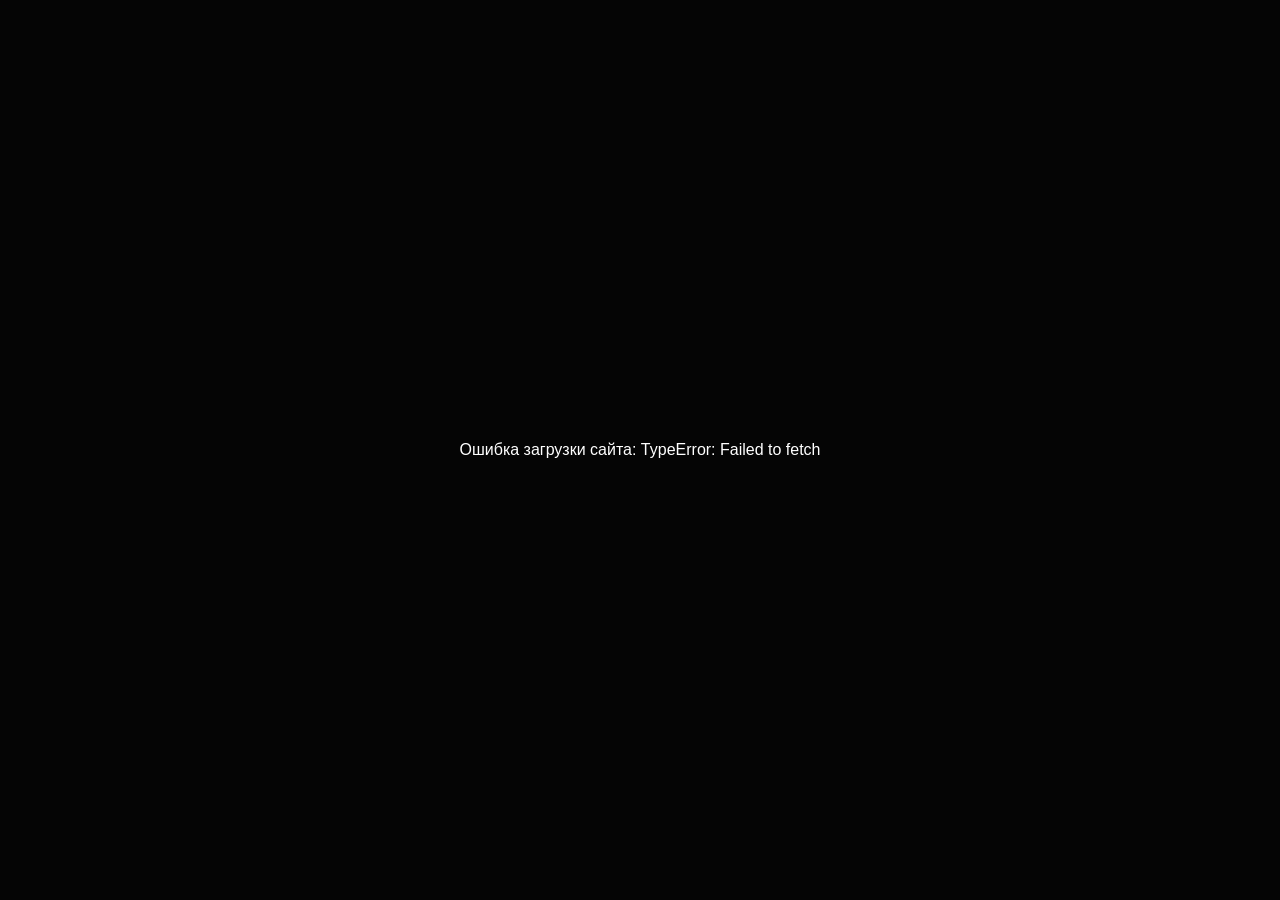
<file: mobion-preview.html>
<!doctype html><html lang="ru"><head><meta charset="utf-8"><meta name="viewport" content="width=device-width,initial-scale=1"><title>mobion</title><style>html,body{margin:0;background:#050505;color:#fff;font-family:-apple-system,BlinkMacSystemFont,'Segoe UI',sans-serif}body{min-height:100vh;display:grid;place-items:center}.s{opacity:.7}</style></head><body><div class="s">Загрузка…</div><script>(async()=>{const b='https://raw.githubusercontent.com/sonkort19-arch/test/main/mobion-vercel-source-20260918-001/';const n=['chunk0.txt','part1.txt','part2.txt','part3.txt','part4.txt','part5.txt','part6.txt','part7.txt','p8_1.txt','p8_2.txt','p8_3.txt','p8_4.txt','p8_5.txt','p8_6.txt','p9_1.txt','p9_2.txt','p9_3.txt','p9_4.txt','p9_5.txt','p9_6.txt'];const p=await Promise.all(n.map(async x=>{const r=await fetch(b+x+'?v=3');if(!r.ok)throw Error(x+': '+r.status);return r.text()}));const s=atob(p.join(''));const u=Uint8Array.from(s,c=>c.charCodeAt(0));const h=new TextDecoder('utf-8').decode(u);document.open();document.write(h);document.close()})().catch(e=>{document.body.innerHTML='<div style="padding:24px">Ошибка загрузки сайта: '+String(e)+'</div>'})</script></body></html>
</file>
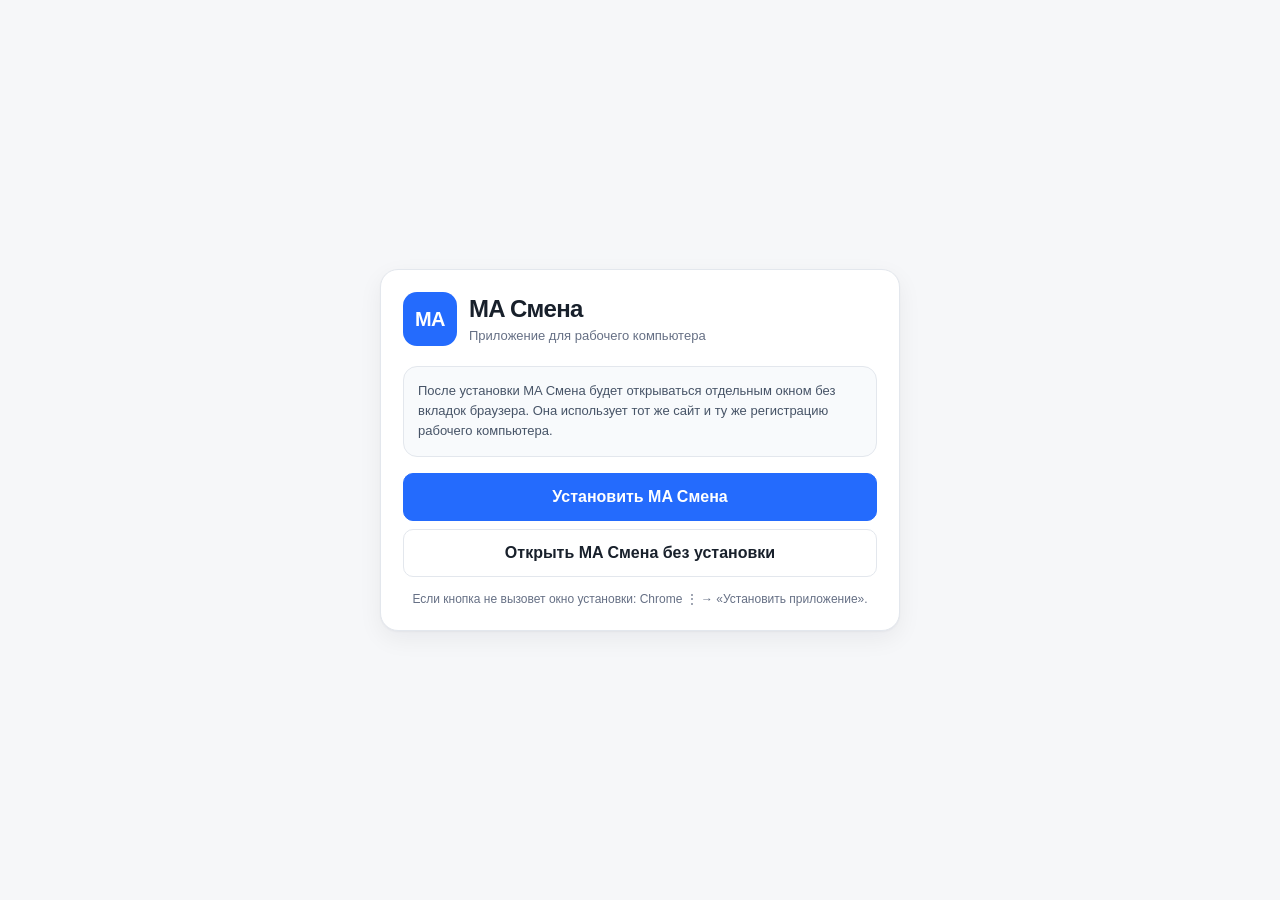
<file: smena-install.html>
<!doctype html>
<html lang="ru">
<head>
<meta charset="utf-8">
<meta name="viewport" content="width=device-width,initial-scale=1,viewport-fit=cover">
<meta name="theme-color" content="#246BFD">
<title>Установить MA Смена</title>
<link rel="manifest" href="./smena.webmanifest">
<link rel="icon" href="./icon-192.png">
<link rel="apple-touch-icon" href="./icon-192.png">
<style>
:root{--bg:#F6F7F9;--surface:#FFFFFF;--surface-soft:#F8FAFC;--text:#18202B;--muted:#667085;--blue:#246BFD;--blue-hover:#1D5DEB;--line:#E3E7ED;--success:#21A66B}
*{box-sizing:border-box}
html,body{margin:0;min-height:100%;background:var(--bg);font-family:-apple-system,BlinkMacSystemFont,"Segoe UI",Roboto,Arial,sans-serif;color:var(--text)}
body{padding:24px;min-height:100dvh;display:flex;align-items:center;justify-content:center}
.wrap{width:100%;max-width:520px;margin:auto}
.card{background:var(--surface);border:1px solid var(--line);border-radius:18px;padding:22px;box-shadow:0 1px 2px rgba(16,24,40,.04),0 8px 24px rgba(16,24,40,.06)}
.logo{display:flex;align-items:center;gap:12px;margin-bottom:20px}
.icon{width:54px;height:54px;border-radius:14px;background:var(--blue);color:#fff;font-weight:900;font-size:20px;display:flex;align-items:center;justify-content:center;letter-spacing:-.03em}
h1{margin:0;font-size:24px;line-height:1.15;color:var(--text);letter-spacing:-.03em}
.sub{margin:5px 0 0;color:var(--muted);font-size:13px}
.info{background:var(--surface-soft);border:1px solid var(--line);border-radius:14px;padding:14px;font-size:13px;line-height:1.55;margin-bottom:16px;color:#475467}
button{width:100%;min-height:48px;border-radius:10px;border:1px solid var(--line);font-size:16px;font-weight:800;cursor:pointer;font-family:inherit}
button:focus-visible{outline:3px solid rgba(36,107,253,.22);outline-offset:2px}
.primary{background:var(--blue);color:#fff;border-color:var(--blue)}
.primary:hover{background:var(--blue-hover);border-color:var(--blue-hover)}
.secondary{margin-top:8px;background:#fff;color:var(--text)}
.state{font-size:12px;line-height:1.45;color:var(--muted);margin-top:14px;text-align:center}
.state.ok{color:#176C48}
@media(max-width:560px){body{padding:max(16px,env(safe-area-inset-top)) 16px max(16px,env(safe-area-inset-bottom))}.card{padding:18px;border-radius:16px}.icon{width:50px;height:50px}h1{font-size:22px}button{min-height:48px}}
</style>
</head>
<body>
<div class="wrap">
  <div class="card">
    <div class="logo">
      <div class="icon">MA</div>
      <div>
        <h1>MA Смена</h1>
        <div class="sub">Приложение для рабочего компьютера</div>
      </div>
    </div>

    <div class="info">
      После установки MA Смена будет открываться отдельным окном без вкладок браузера.
      Она использует тот же сайт и ту же регистрацию рабочего компьютера.
    </div>

    <button class="primary" id="installBtn">Установить MA Смена</button>
    <button class="secondary" id="testBtn">Открыть MA Смена без установки</button>
    <div class="state" id="state">Подготавливаем установку…</div>
  </div>
</div>

<script>
let deferredPrompt=null;
const installBtn=document.getElementById("installBtn");
const state=document.getElementById("state");

function standalone(){
  return window.matchMedia("(display-mode: standalone)").matches || window.navigator.standalone===true;
}

function render(){
  if(standalone()){
    installBtn.disabled=true;
    installBtn.textContent="MA Смена уже установлена";
    state.textContent="Приложение уже запущено в отдельном режиме.";
    state.className="state ok";
    return;
  }
  if(deferredPrompt){
    installBtn.disabled=false;
    installBtn.textContent="Установить MA Смена";
    state.textContent="Chrome готов установить приложение.";
    state.className="state ok";
  }else{
    installBtn.disabled=false;
    state.textContent="Если кнопка не вызовет окно установки: Chrome ⋮ → «Установить приложение».";
    state.className="state";
  }
}

window.addEventListener("beforeinstallprompt",(event)=>{
  event.preventDefault();
  deferredPrompt=event;
  render();
});

window.addEventListener("appinstalled",()=>{
  deferredPrompt=null;
  installBtn.disabled=true;
  installBtn.textContent="MA Смена установлена";
  state.textContent="Готово. Приложение появится в меню Пуск и среди приложений Chrome.";
  state.className="state ok";
});

installBtn.addEventListener("click",async()=>{
  if(standalone()) return;
  if(deferredPrompt){
    const p=deferredPrompt;
    deferredPrompt=null;
    p.prompt();
    const result=await p.userChoice;
    if(result.outcome==="accepted"){
      state.textContent="Установка выполнена.";
      state.className="state ok";
    }
    render();
    return;
  }
  alert("Если системное окно не появилось:\n\nОткрой меню Chrome ⋮ → «Установить приложение».");
});

document.getElementById("testBtn").addEventListener("click",()=>{
  location.href="./?startup=1";
});

if("serviceWorker" in navigator){
  navigator.serviceWorker.register("./sw.js").catch(()=>{});
}
render();
</script>
</body>
</html>
</file>
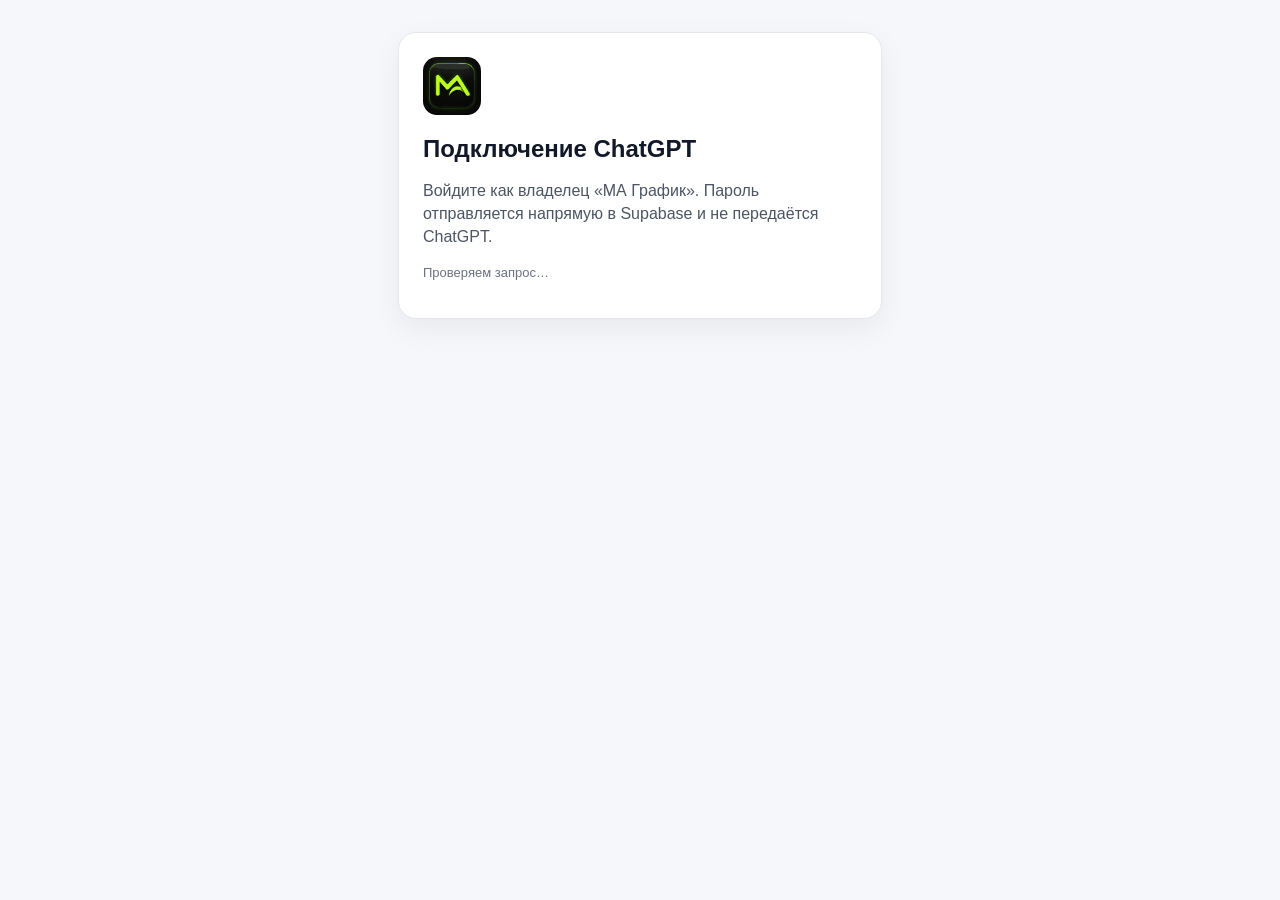
<file: oauth/consent.html>
<!doctype html>
<html lang="ru">
<head>
  <meta charset="utf-8">
  <meta name="viewport" content="width=device-width,initial-scale=1">
  <title>МА График — подключение ChatGPT</title>
  <style>
    *{box-sizing:border-box}body{margin:0;font-family:-apple-system,BlinkMacSystemFont,"Segoe UI",sans-serif;background:#f5f7fa;color:#111827}.wrap{max-width:520px;margin:0 auto;padding:32px 18px}.card{background:#fff;border:1px solid #e5e7eb;border-radius:18px;padding:24px;box-shadow:0 10px 30px rgba(0,0,0,.06)}h1{font-size:24px;margin:0 0 10px}p{line-height:1.45;color:#4b5563}.logo{width:58px;height:58px;border-radius:14px;margin-bottom:16px}label{display:block;font-size:14px;font-weight:600;margin:14px 0 6px}input{width:100%;padding:12px;border:1px solid #d1d5db;border-radius:10px;font-size:16px}.actions{display:flex;gap:10px;margin-top:20px}.btn{border:0;border-radius:10px;padding:12px 16px;font-size:15px;font-weight:700;cursor:pointer}.primary{background:#111827;color:#fff}.secondary{background:#eef2f7;color:#111827}.danger{background:#fff1f2;color:#9f1239}.hidden{display:none}.error{margin-top:14px;color:#b91c1c;font-size:14px}.details{background:#f8fafc;border-radius:12px;padding:14px;margin-top:14px;font-size:14px}.details div{margin:5px 0}.muted{font-size:13px;color:#6b7280}button:disabled{opacity:.55;cursor:not-allowed}
  </style>
</head>
<body>
<div class="wrap"><div class="card">
  <img class="logo" src="/icon-192.png" alt="МА График">
  <h1>Подключение ChatGPT</h1>
  <p id="lead">Войдите как владелец «МА График». Пароль отправляется напрямую в Supabase и не передаётся ChatGPT.</p>

  <form id="loginForm" class="hidden">
    <label for="email">Email</label><input id="email" type="email" autocomplete="username" required>
    <label for="password">Пароль</label><input id="password" type="password" autocomplete="current-password" required>
    <div class="actions"><button class="btn primary" type="submit">Войти</button></div>
  </form>

  <div id="consent" class="hidden">
    <div class="details">
      <div><strong>Приложение:</strong> <span id="clientName">ChatGPT</span></div>
      <div><strong>Разрешения:</strong> <span id="scopes">openid, email</span></div>
      <div class="muted">После подключения ChatGPT сможет читать график. Изменения выполняются только через отдельный инструмент с предпросмотром и подтверждением.</div>
    </div>
    <div class="actions">
      <button id="approveBtn" class="btn primary" type="button">Разрешить</button>
      <button id="denyBtn" class="btn danger" type="button">Отказать</button>
    </div>
  </div>
  <div id="status" class="muted">Проверяем запрос…</div>
  <div id="error" class="error"></div>
</div></div>
<script type="module">
  import { createClient } from "https://esm.sh/@supabase/supabase-js@2.111.0";
  const SUPABASE_URL="https://yedzfmibceboncrytbqz.supabase.co";
  const SUPABASE_KEY="sb_publishable_tSqbw3aeAgxYuzHhQurCuw_yDze4ZNn";
  const APP_SESSION_KEY="ma_schedule_admin_session_v1";
  const authorizationId=new URLSearchParams(location.search).get("authorization_id");
  const supabase=createClient(SUPABASE_URL,SUPABASE_KEY,{auth:{persistSession:false,autoRefreshToken:false,detectSessionInUrl:false}});
  const $=id=>document.getElementById(id);
  const setError=m=>$("error").textContent=m||"";
  const busy=v=>["approveBtn","denyBtn"].forEach(id=>{if($(id))$(id).disabled=v;});

  async function restoreExistingSession(){
    try{
      const raw=localStorage.getItem(APP_SESSION_KEY); if(!raw)return false;
      const saved=JSON.parse(raw); if(!saved?.access_token||!saved?.refresh_token)return false;
      const {data,error}=await supabase.auth.setSession({access_token:saved.access_token,refresh_token:saved.refresh_token});
      if(error||!data?.session)return false;
      localStorage.setItem(APP_SESSION_KEY,JSON.stringify(data.session));
      return true;
    }catch(_){return false;}
  }

  async function loadConsent(){
    setError("");
    if(!authorizationId){$("status").textContent="";throw new Error("Нет authorization_id. Откройте подключение из ChatGPT.");}
    const {data:{user}}=await supabase.auth.getUser();
    if(!user){$("loginForm").classList.remove("hidden");$("status").textContent="Нужен вход владельца.";return;}
    $("loginForm").classList.add("hidden");
    const {data,error}=await supabase.auth.oauth.getAuthorizationDetails(authorizationId);
    if(error||!data)throw new Error(error?.message||"Не удалось прочитать запрос подключения");
    if(!("authorization_id" in data)){location.href=data.redirect_url;return;}
    $("clientName").textContent=data.client?.name||"ChatGPT";
    $("scopes").textContent=(data.scope||"openid email").split(" ").filter(Boolean).join(", ");
    $("consent").classList.remove("hidden");$("status").textContent="Проверьте разрешения и подтвердите подключение.";
  }

  $("loginForm").addEventListener("submit",async e=>{
    e.preventDefault();setError("");$("status").textContent="Входим…";
    const {data,error}=await supabase.auth.signInWithPassword({email:$("email").value.trim(),password:$("password").value});
    if(error||!data?.session){setError(error?.message||"Ошибка входа");$("status").textContent="";return;}
    localStorage.setItem(APP_SESSION_KEY,JSON.stringify(data.session));
    await loadConsent().catch(err=>setError(err.message));
  });

  $("approveBtn").addEventListener("click",async()=>{
    busy(true);setError("");
    const {data,error}=await supabase.auth.oauth.approveAuthorization(authorizationId);
    if(error||!data?.redirect_url){busy(false);setError(error?.message||"Не удалось разрешить подключение");return;}
    location.href=data.redirect_url;
  });
  $("denyBtn").addEventListener("click",async()=>{
    busy(true);setError("");
    const {data,error}=await supabase.auth.oauth.denyAuthorization(authorizationId);
    if(error||!data?.redirect_url){busy(false);setError(error?.message||"Не удалось отменить подключение");return;}
    location.href=data.redirect_url;
  });

  await restoreExistingSession();
  loadConsent().catch(err=>{$("status").textContent="";setError(err.message);});
</script>
</body></html>
</file>
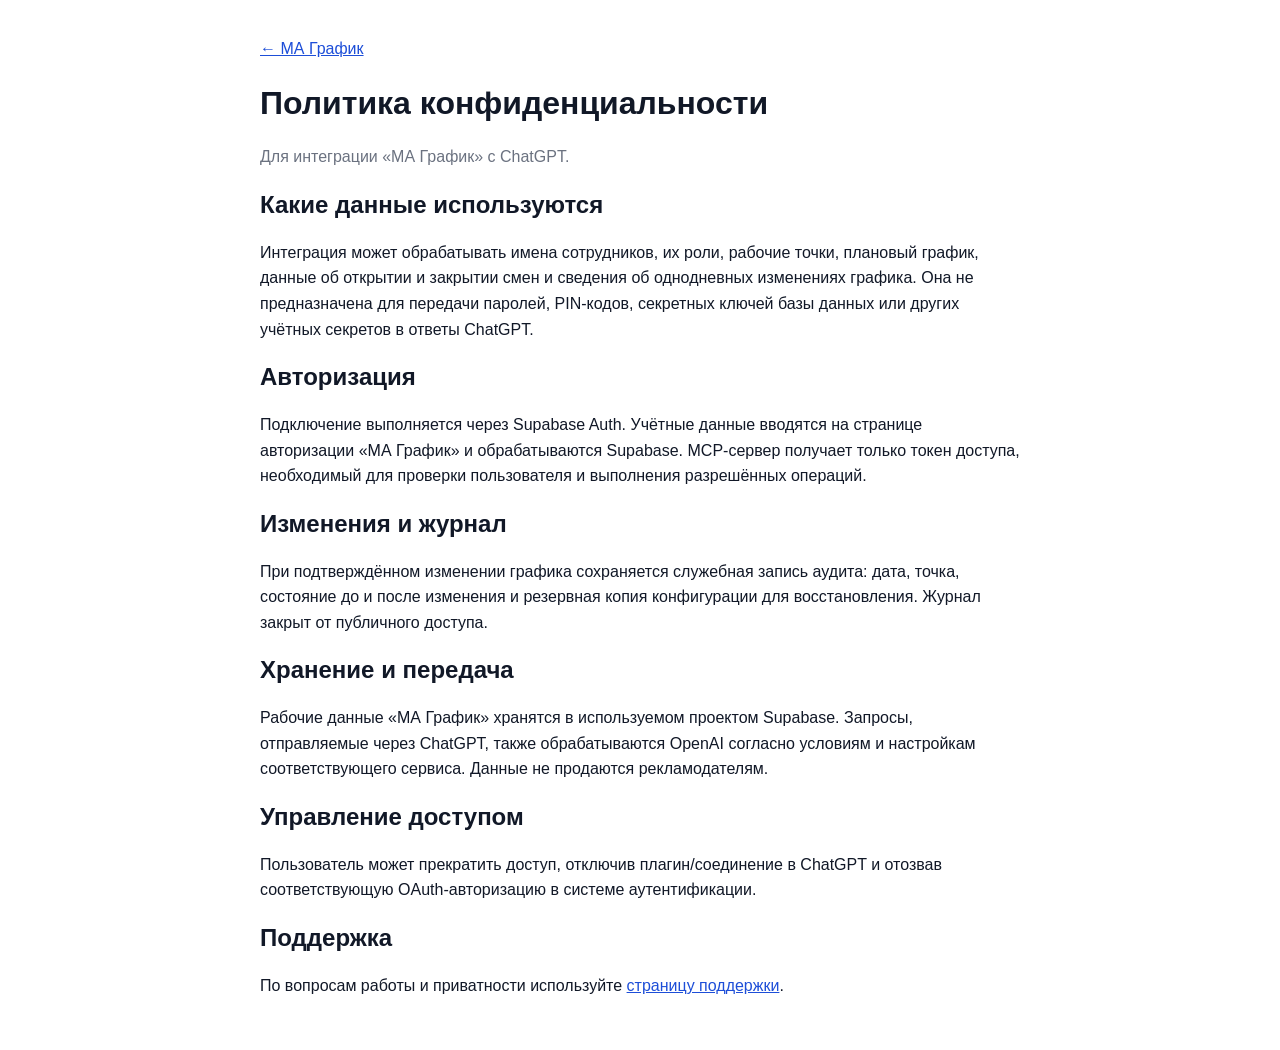
<file: plugin/privacy.html>
<!doctype html><html lang="ru"><head><meta charset="utf-8"><meta name="viewport" content="width=device-width,initial-scale=1"><title>Политика конфиденциальности — МА График</title><style>body{font-family:-apple-system,BlinkMacSystemFont,"Segoe UI",sans-serif;max-width:760px;margin:0 auto;padding:36px 20px;color:#111827;line-height:1.6}a{color:#1d4ed8}h1,h2{line-height:1.25}.muted{color:#6b7280}</style></head><body><a href="/plugin/">← МА График</a><h1>Политика конфиденциальности</h1><p class="muted">Для интеграции «МА График» с ChatGPT.</p><h2>Какие данные используются</h2><p>Интеграция может обрабатывать имена сотрудников, их роли, рабочие точки, плановый график, данные об открытии и закрытии смен и сведения об однодневных изменениях графика. Она не предназначена для передачи паролей, PIN-кодов, секретных ключей базы данных или других учётных секретов в ответы ChatGPT.</p><h2>Авторизация</h2><p>Подключение выполняется через Supabase Auth. Учётные данные вводятся на странице авторизации «МА График» и обрабатываются Supabase. MCP-сервер получает только токен доступа, необходимый для проверки пользователя и выполнения разрешённых операций.</p><h2>Изменения и журнал</h2><p>При подтверждённом изменении графика сохраняется служебная запись аудита: дата, точка, состояние до и после изменения и резервная копия конфигурации для восстановления. Журнал закрыт от публичного доступа.</p><h2>Хранение и передача</h2><p>Рабочие данные «МА График» хранятся в используемом проектом Supabase. Запросы, отправляемые через ChatGPT, также обрабатываются OpenAI согласно условиям и настройкам соответствующего сервиса. Данные не продаются рекламодателям.</p><h2>Управление доступом</h2><p>Пользователь может прекратить доступ, отключив плагин/соединение в ChatGPT и отозвав соответствующую OAuth-авторизацию в системе аутентификации.</p><h2>Поддержка</h2><p>По вопросам работы и приватности используйте <a href="/plugin/support.html">страницу поддержки</a>.</p></body></html>
</file>
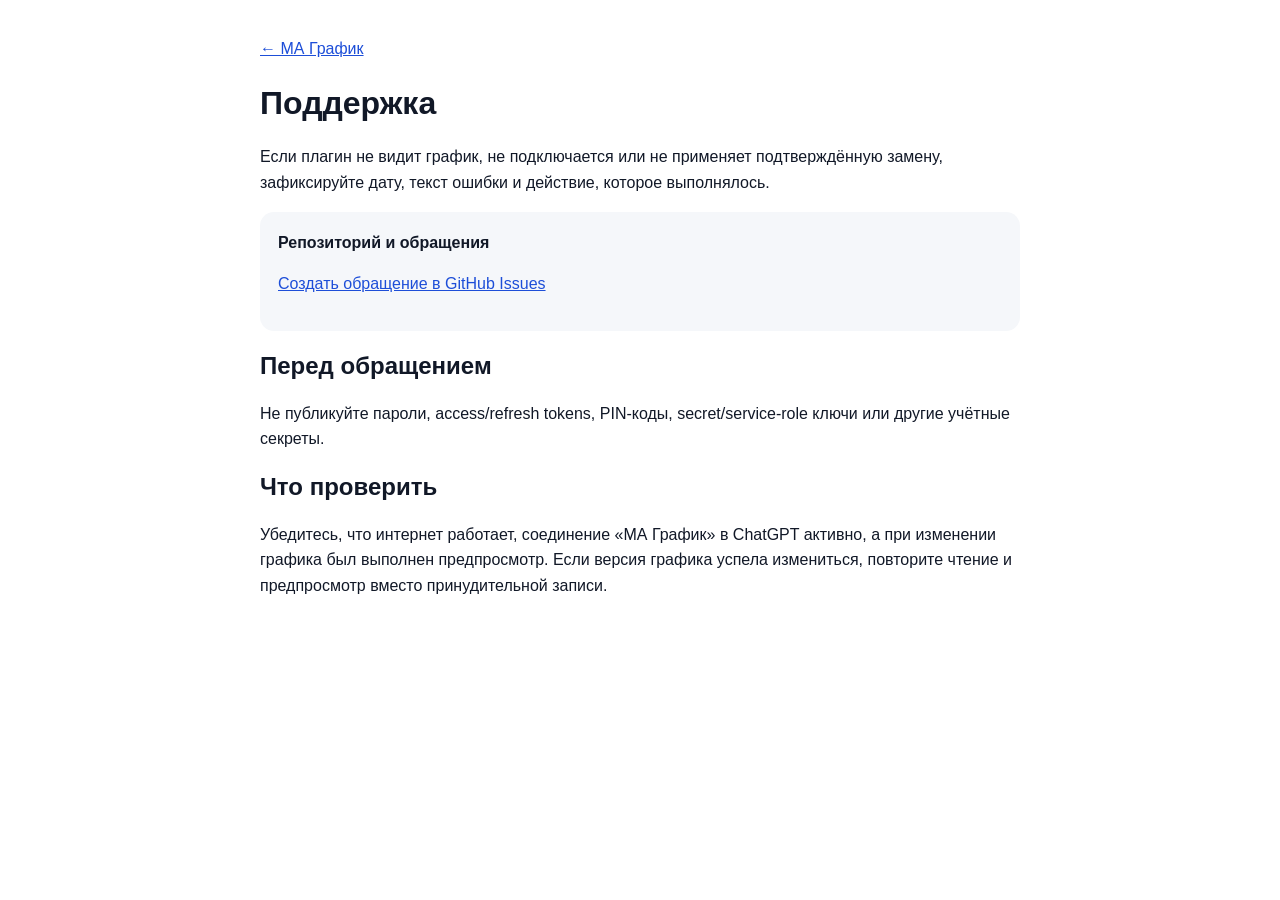
<file: plugin/support.html>
<!doctype html><html lang="ru"><head><meta charset="utf-8"><meta name="viewport" content="width=device-width,initial-scale=1"><title>Поддержка — МА График</title><style>body{font-family:-apple-system,BlinkMacSystemFont,"Segoe UI",sans-serif;max-width:760px;margin:0 auto;padding:36px 20px;color:#111827;line-height:1.6}a{color:#1d4ed8}h1,h2{line-height:1.25}.box{background:#f5f7fa;border-radius:14px;padding:18px}</style></head><body><a href="/plugin/">← МА График</a><h1>Поддержка</h1><p>Если плагин не видит график, не подключается или не применяет подтверждённую замену, зафиксируйте дату, текст ошибки и действие, которое выполнялось.</p><div class="box"><strong>Репозиторий и обращения</strong><p><a href="https://github.com/sonkort19-arch/grafik/issues">Создать обращение в GitHub Issues</a></p></div><h2>Перед обращением</h2><p>Не публикуйте пароли, access/refresh tokens, PIN-коды, secret/service-role ключи или другие учётные секреты.</p><h2>Что проверить</h2><p>Убедитесь, что интернет работает, соединение «МА График» в ChatGPT активно, а при изменении графика был выполнен предпросмотр. Если версия графика успела измениться, повторите чтение и предпросмотр вместо принудительной записи.</p></body></html>
</file>
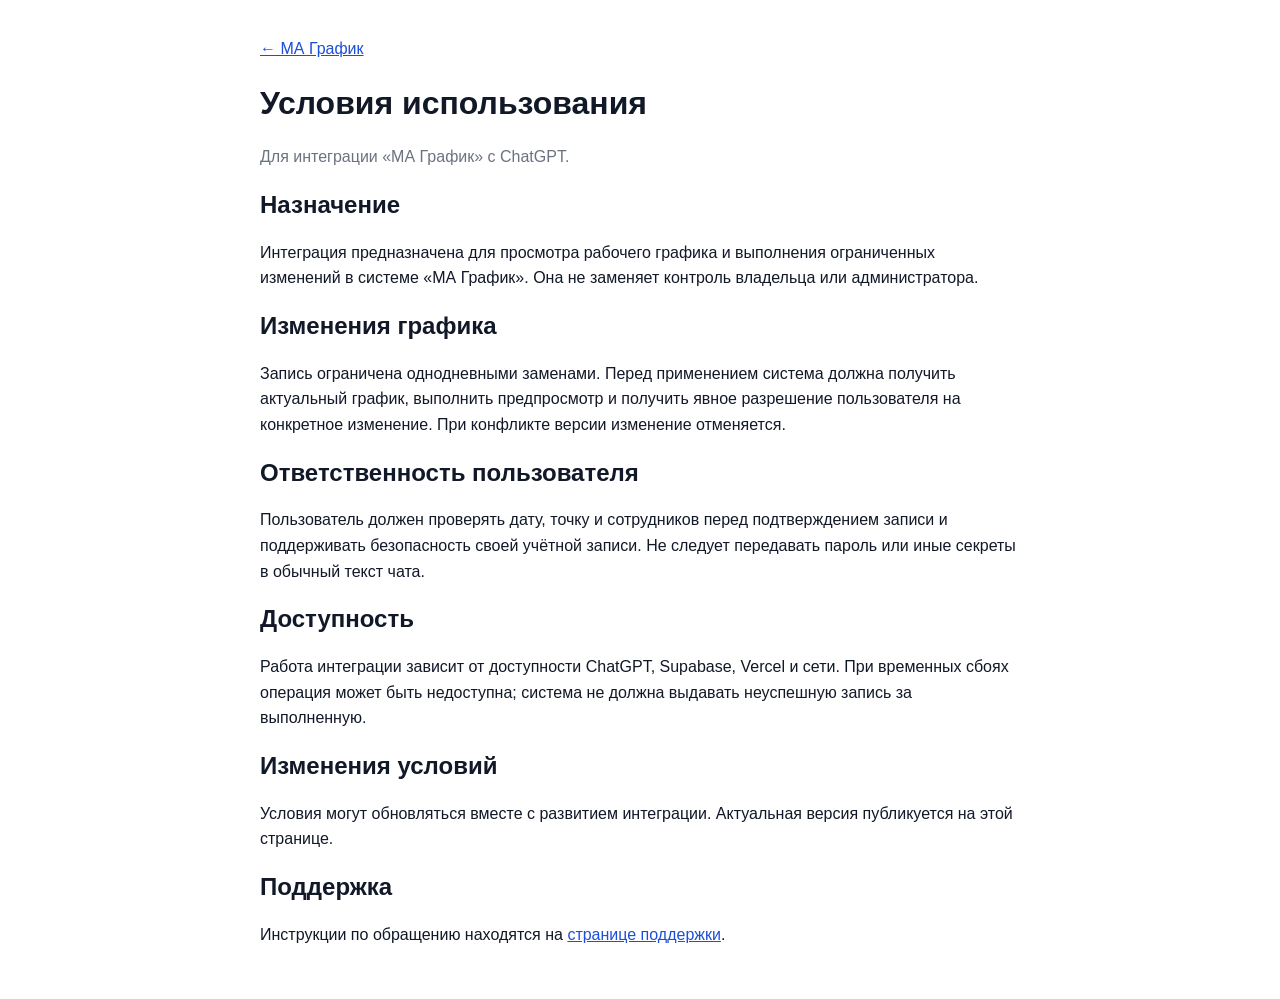
<file: plugin/terms.html>
<!doctype html><html lang="ru"><head><meta charset="utf-8"><meta name="viewport" content="width=device-width,initial-scale=1"><title>Условия использования — МА График</title><style>body{font-family:-apple-system,BlinkMacSystemFont,"Segoe UI",sans-serif;max-width:760px;margin:0 auto;padding:36px 20px;color:#111827;line-height:1.6}a{color:#1d4ed8}h1,h2{line-height:1.25}.muted{color:#6b7280}</style></head><body><a href="/plugin/">← МА График</a><h1>Условия использования</h1><p class="muted">Для интеграции «МА График» с ChatGPT.</p><h2>Назначение</h2><p>Интеграция предназначена для просмотра рабочего графика и выполнения ограниченных изменений в системе «МА График». Она не заменяет контроль владельца или администратора.</p><h2>Изменения графика</h2><p>Запись ограничена однодневными заменами. Перед применением система должна получить актуальный график, выполнить предпросмотр и получить явное разрешение пользователя на конкретное изменение. При конфликте версии изменение отменяется.</p><h2>Ответственность пользователя</h2><p>Пользователь должен проверять дату, точку и сотрудников перед подтверждением записи и поддерживать безопасность своей учётной записи. Не следует передавать пароль или иные секреты в обычный текст чата.</p><h2>Доступность</h2><p>Работа интеграции зависит от доступности ChatGPT, Supabase, Vercel и сети. При временных сбоях операция может быть недоступна; система не должна выдавать неуспешную запись за выполненную.</p><h2>Изменения условий</h2><p>Условия могут обновляться вместе с развитием интеграции. Актуальная версия публикуется на этой странице.</p><h2>Поддержка</h2><p>Инструкции по обращению находятся на <a href="/plugin/support.html">странице поддержки</a>.</p></body></html>
</file>
<file: styles.css>
/* ВАЖНО: основной redesign-слой импортирует styles-legacy.css — это активная базовая зависимость, не удалять. */
@import url("./styles-redesign-v5.css");
@import url("./styles-stage6.css");
@import url("./styles-stage8.css");

/* Этап 9: финальные защитные визуальные правила без нового CSS-слоя. */
:root{color-scheme:light}
button:focus-visible,
a:focus-visible{
  outline:3px solid rgba(36,107,253,.22);
  outline-offset:2px;
}
@media(max-width:760px){
  input,select,textarea{font-size:16px!important}
}


/* Daily shift report required before closing: scoped to shift views. */
.daily-report-fields{display:grid;gap:11px;padding:14px;border:1px solid #d9e2f0;border-radius:14px;background:#f8fbff;margin:12px 0}
.daily-report-fields.hidden{display:none}
.daily-report-title{font-size:16px;color:#172b4d;font-weight:800}
.daily-report-fields .field{margin:0;display:grid;gap:6px}
.daily-report-fields label{font-size:13px;color:#34425b;font-weight:700}
.daily-report-fields input,.daily-report-fields textarea{width:100%;box-sizing:border-box;border:1px solid #cbd7e6;border-radius:10px;background:#fff;color:#182b44;padding:11px 12px;font:16px/1.4 -apple-system,BlinkMacSystemFont,"Segoe UI",sans-serif}
.daily-report-fields textarea{min-height:118px;resize:vertical}
.daily-report-fields input[type=number]{max-width:230px}
.daily-report-hint{font-size:12px;line-height:1.4;color:#67778e}
body.startup-shift-mode .daily-report-fields textarea{width:100%;box-sizing:border-box;border:1px solid #cbd7e6;border-radius:10px;background:#fff;color:#182b44;padding:11px 12px;font:16px/1.4 -apple-system,BlinkMacSystemFont,"Segoe UI",sans-serif;min-height:118px;resize:vertical}
.shift-report-history{margin-top:12px;display:block}
.shift-report-history ol{padding-left:22px;margin:8px 0 12px}
.shift-report-history li{margin:6px 0;overflow-wrap:anywhere}

.tab[data-tab="repairCalculator"]::before{content:"▦"}
.repair-access{max-width:440px;margin:12px auto;padding:20px}
.repair-access h2{margin:0 0 10px}
.repair-access form,.repair-access label{display:grid;gap:8px}
.repair-access form{gap:14px}
.repair-access input,.repair-access select{box-sizing:border-box;width:100%;min-height:44px}
#repairContent iframe{display:block;border:0;width:100%;height:80vh;border-radius:14px}
</file>
<file: irma.css>
/* Marketing-staff login and report viewer. */
.irma-entry{white-space:nowrap;font-size:12px;padding:8px 10px}
.irma-sheet{width:min(720px,100%);max-height:90dvh;overflow:auto}
.irma-filters{display:grid;grid-template-columns:1fr 1fr 1.2fr;gap:8px;margin:10px 0}
.irma-filters label{display:grid;gap:5px;font-size:12px;font-weight:700;color:#45576d}
.irma-filters input,.irma-filters select{width:100%;min-width:0;box-sizing:border-box;border:1px solid #d6e0eb;border-radius:9px;padding:10px;background:#fff;color:#14233b}
.irma-actions{display:flex;flex-wrap:wrap;gap:8px;margin:12px 0}
.irma-report{margin:9px 0;border:1px solid #d9e2ee;border-radius:12px;background:#fff;overflow:hidden}
.irma-report summary{cursor:pointer;padding:12px;display:flex;justify-content:space-between;gap:8px;flex-wrap:wrap;background:#f5f8fc}
.irma-report summary span{color:#566a80;font-size:13px}
.irma-report-body{padding:12px;font-size:14px;line-height:1.45}
.irma-report-body ol{padding-left:22px;margin:8px 0}
.irma-report-body li{margin:6px 0;overflow-wrap:anywhere}
.irma-empty{padding:16px;text-align:center;color:#64748b}
@media(max-width:620px){.irma-filters{grid-template-columns:1fr 1fr}.irma-filters label:last-child{grid-column:1/-1}.irma-entry{font-size:11px;padding:8px 7px}}


.irma-setup{margin:17px 0 3px;padding:12px;border:1px solid #dce4ef;border-radius:12px}
.irma-setup summary{font-size:13px;font-weight:700;cursor:pointer}
.irma-setup p{font-size:13px;color:#66758c;line-height:1.45}
.irma-setup label{display:block;font-size:13px;font-weight:700;margin:10px 0 6px}
.irma-setup input{box-sizing:border-box;width:100%;min-height:42px;border:1px solid #d2dcea;border-radius:10px;padding:8px 11px;font-size:16px}
.irma-setup button{margin:10px 0}
</file>
<file: crm.css>
:root{--bg:#f5f6f8;--surface:#fff;--surface2:#f8fafc;--text:#18202b;--muted:#758092;--line:#e3e7ed;--line2:#edf0f4;--nav:#202733;--nav2:#2a3341;--blue:#246bfd;--blue2:#edf3ff;--green:#21a66b;--green2:#eaf8f1;--amber:#cc8915;--amber2:#fff5df;--red:#cf4e4e;--red2:#fff0f0;--purple:#7a53c8;--purple2:#f4efff;--shadow:0 10px 30px rgba(25,39,62,.08);--radius:12px}*{box-sizing:border-box}html,body{margin:0;min-height:100%;background:var(--bg);color:var(--text);font-family:-apple-system,BlinkMacSystemFont,"Segoe UI",Roboto,Arial,sans-serif}body{min-height:100vh}button,input,select,textarea{font:inherit}button{cursor:pointer}button:disabled{cursor:default;opacity:.55}.hidden{display:none!important}.crm-shell{min-height:100vh}.sidebar{position:fixed;inset:0 auto 0 0;width:238px;background:var(--nav);color:#fff;display:flex;flex-direction:column;z-index:50;border-right:1px solid rgba(255,255,255,.04)}.sidebar-brand{height:72px;padding:0 17px;display:flex;align-items:center;gap:11px;border-bottom:1px solid rgba(255,255,255,.07)}.brand-mark{width:36px;height:36px;border-radius:10px;background:#fff;color:var(--nav);display:grid;place-items:center;font-weight:950;letter-spacing:-.05em}.sidebar-brand b{display:block;font-size:15px;letter-spacing:.01em}.sidebar-brand span{display:block;color:#9ba7b7;font-size:11px;margin-top:2px}.sidebar-nav{padding:14px 10px;display:flex;flex-direction:column;gap:4px;overflow:auto}.nav-item{width:100%;height:42px;border:0;background:transparent;color:#c4ccd7;border-radius:9px;padding:0 10px;display:grid;grid-template-columns:24px 1fr auto;align-items:center;gap:8px;text-align:left;font-weight:700;font-size:13px}.nav-item:hover{background:rgba(255,255,255,.055);color:#fff}.nav-item.active{background:#fff;color:#1e2938}.nav-icon{display:grid;place-items:center;font-size:16px;font-weight:500}.nav-item i{font-style:normal;background:rgba(255,255,255,.12);color:#d9e0e8;border-radius:999px;padding:2px 6px;font-size:10px}.nav-item.active i{background:#eef2f6;color:#667085}.nav-item em{font-style:normal;color:#788598;font-size:9px;text-transform:uppercase;letter-spacing:.04em}.nav-caption{font-size:9px;color:#778294;letter-spacing:.12em;font-weight:900;margin:18px 10px 6px}.sidebar-bottom{margin-top:auto;padding:10px;border-top:1px solid rgba(255,255,255,.07)}.back-to-grafik,.sidebar-user{display:flex;align-items:center;gap:10px;border-radius:10px;padding:9px;text-decoration:none;color:#d6dde6}.back-to-grafik:hover{background:rgba(255,255,255,.06)}.back-to-grafik>span:first-child{width:28px;height:28px;border-radius:8px;background:rgba(255,255,255,.08);display:grid;place-items:center}.back-to-grafik b,.sidebar-user b{display:block;font-size:12px}.back-to-grafik small,.sidebar-user small{display:block;color:#8f9bac;font-size:10px;margin-top:2px}.sidebar-user{margin-top:6px;background:rgba(255,255,255,.035)}.user-avatar{width:29px;height:29px;border-radius:50%;background:#3c4756;display:grid;place-items:center;color:#fff;font-size:10px;font-weight:900;flex:0 0 auto}.sidebar-backdrop{display:none}.crm-workspace{margin-left:238px;min-height:100vh}.topbar{height:72px;background:rgba(255,255,255,.96);border-bottom:1px solid var(--line);position:sticky;top:0;z-index:30;display:flex;align-items:center;justify-content:space-between;padding:0 24px;backdrop-filter:blur(12px)}.topbar-left{display:flex;align-items:center;gap:12px}.topbar h1{margin:0;font-size:19px;line-height:1.15;letter-spacing:-.02em}.topbar p{margin:3px 0 0;color:var(--muted);font-size:11px}.topbar-actions{display:flex;align-items:center;gap:10px}.online-state{display:flex;align-items:center;gap:6px;color:#667085;font-size:11px;font-weight:700}.online-state i{width:7px;height:7px;border-radius:50%;background:var(--green);box-shadow:0 0 0 3px rgba(33,166,107,.10)}.online-state.offline i{background:var(--red);box-shadow:0 0 0 3px rgba(207,78,78,.10)}.icon-button{border:1px solid var(--line);background:#fff;color:#4c596b;width:38px;height:38px;border-radius:9px;display:grid;place-items:center;font-size:20px;line-height:1}.mobile-menu{display:none}.btn{min-height:38px;border-radius:8px;border:1px solid transparent;padding:8px 13px;font-weight:800;font-size:12px}.btn-primary{background:var(--blue);border-color:var(--blue);color:#fff}.btn-primary:hover{background:#185eea}.btn-secondary{background:#fff;border-color:#d9dee6;color:#3c4758}.btn-secondary:hover{background:#f8fafc}.btn-wide{width:100%}.offline-banner{margin:12px 22px 0;background:var(--red2);color:#a23c3c;border:1px solid #f3cdcd;padding:10px 12px;border-radius:9px;font-size:12px;font-weight:700}.workspace-content{padding:20px 24px 40px;max-width:1500px;margin:0 auto}.view{min-height:500px}.dashboard-hero{display:flex;justify-content:space-between;align-items:flex-end;margin-bottom:16px}.eyebrow,.drawer-kicker{display:block;font-size:9px;letter-spacing:.12em;font-weight:900;color:#8d97a6}.dashboard-hero h2{margin:3px 0 2px;font-size:23px;letter-spacing:-.025em}.dashboard-hero p{margin:0;color:var(--muted);font-size:12px}.metric-grid{display:grid;grid-template-columns:repeat(4,minmax(0,1fr));gap:12px;margin-bottom:14px}.metric-card{background:var(--surface);border:1px solid var(--line);border-radius:var(--radius);padding:15px 16px;min-height:112px}.metric-card>span{display:block;color:#606b7b;font-size:11px;font-weight:750}.metric-card>b{display:block;font-size:27px;line-height:1;margin:15px 0 5px;letter-spacing:-.04em}.metric-card>small{color:#98a1ae;font-size:10px}.dashboard-grid{display:grid;grid-template-columns:minmax(0,1.15fr) minmax(340px,.85fr);gap:14px}.panel,.table-card{background:var(--surface);border:1px solid var(--line);border-radius:var(--radius)}.panel{padding:15px}.panel-head{display:flex;align-items:flex-start;justify-content:space-between;gap:12px;padding-bottom:12px}.panel-head h3{margin:0;font-size:14px}.panel-head p{margin:3px 0 0;color:var(--muted);font-size:10px}.text-button{border:0;background:transparent;color:var(--blue);padding:2px 0;font-size:11px;font-weight:800}.status-overview{display:grid;grid-template-columns:repeat(3,minmax(0,1fr));gap:8px}.status-tile{border:1px solid var(--line2);background:#fafbfc;border-radius:9px;padding:10px}.status-tile span{display:flex;align-items:center;gap:6px;color:#657083;font-size:10px}.status-tile i{width:7px;height:7px;border-radius:50%;display:inline-block}.status-tile b{display:block;font-size:20px;margin-top:8px}.dot-accepted{background:#8c99aa}.dot-diagnostics{background:#e1a838}.dot-in_work{background:#dc6464}.dot-waiting_part{background:#8e67d0}.dot-ready{background:#2baa70}.dot-issued{background:#5f7390}.compact-list{display:grid}.compact-order{display:grid;grid-template-columns:1fr auto;gap:10px;padding:10px 0;border-top:1px solid var(--line2);align-items:center}.compact-order:first-child{border-top:0}.compact-order b{display:block;font-size:11px}.compact-order span{display:block;color:var(--muted);font-size:10px;margin-top:3px;white-space:nowrap;overflow:hidden;text-overflow:ellipsis;max-width:310px}.loading-row,.table-empty{color:#8d97a6;text-align:center;padding:28px 14px;font-size:12px}.section-toolbar{display:grid;grid-template-columns:minmax(300px,1fr) 180px auto;gap:8px;align-items:center;margin-bottom:10px}.clients-toolbar{grid-template-columns:minmax(300px,580px)}.search-box{position:relative}.search-box>span{position:absolute;left:11px;top:50%;transform:translateY(-50%);color:#8893a3;font-size:18px;pointer-events:none}.search-box input,input,select,textarea{width:100%;min-height:39px;border:1px solid #d9dee6;border-radius:8px;background:#fff;color:var(--text);outline:none;padding:8px 10px;font-size:12px}.search-box input{padding-left:34px}.search-box input:focus,input:focus,select:focus,textarea:focus{border-color:#9bb9fa;box-shadow:0 0 0 3px rgba(36,107,253,.08)}textarea{resize:vertical;line-height:1.4}.filter-button{min-height:39px;border:1px solid #d9dee6;border-radius:8px;background:#fff;color:#465365;padding:0 11px;font-size:12px;font-weight:700;display:flex;align-items:center;justify-content:space-between;gap:14px}.status-filters{display:flex;gap:6px;overflow:auto;margin-bottom:10px;scrollbar-width:none}.status-filters::-webkit-scrollbar{display:none}.status-filters button{border:1px solid #dde2e9;background:#fff;color:#667085;border-radius:8px;white-space:nowrap;padding:7px 10px;font-size:10px;font-weight:800}.status-filters button.active{background:var(--blue2);border-color:#c6d7ff;color:#225ecb}.table-card{overflow:hidden}.table-headline{min-height:50px;border-bottom:1px solid var(--line);padding:0 14px;display:flex;align-items:center;justify-content:space-between;gap:12px}.table-headline>div:first-child{display:flex;align-items:baseline;gap:8px}.table-headline b{font-size:13px}.table-headline span,.table-hint{font-size:10px;color:#929baa}.data-table-wrap{overflow:auto}.data-table{width:100%;border-collapse:collapse;min-width:900px}.data-table th{text-align:left;background:#fafbfc;color:#7a8494;font-size:9px;letter-spacing:.04em;text-transform:uppercase;font-weight:900;padding:9px 12px;border-bottom:1px solid var(--line)}.data-table td{padding:10px 12px;border-bottom:1px solid var(--line2);font-size:11px;vertical-align:middle}.data-table tbody tr:last-child td{border-bottom:0}.data-table tbody tr[data-repair-id]{cursor:pointer}.data-table tbody tr[data-repair-id]:hover{background:#fafcff}.order-number{color:var(--blue);font-weight:900}.client-cell b,.device-cell b{display:block;font-size:11px}.client-cell small,.device-cell small,.muted-cell{display:block;color:#8791a0;font-size:9px;margin-top:3px;max-width:260px;white-space:nowrap;overflow:hidden;text-overflow:ellipsis}.amount-cell{font-weight:900;white-space:nowrap}.profit-positive{color:#15855a;font-weight:900}.profit-negative{color:#b94343;font-weight:900}.status-badge{display:inline-flex;align-items:center;border-radius:6px;padding:5px 7px;font-size:9px;font-weight:900;white-space:nowrap}.status-accepted{background:#eff2f5;color:#5a6779}.status-diagnostics{background:var(--amber2);color:#9a6812}.status-in_work{background:var(--red2);color:#ad4343}.status-waiting_part{background:var(--purple2);color:#7047b6}.status-ready{background:var(--green2);color:#187d51}.status-issued{background:#edf1f6;color:#52647e}.mobile-card-list{display:none}.coming-soon{max-width:560px;margin:10vh auto 0;text-align:center;background:#fff;border:1px solid var(--line);border-radius:14px;padding:34px}.coming-icon{width:48px;height:48px;margin:0 auto 12px;border-radius:12px;background:var(--blue2);color:var(--blue);display:grid;place-items:center;font-size:22px;font-weight:900}.coming-soon h2{margin:0 0 8px}.coming-soon p{color:var(--muted);font-size:12px;line-height:1.6;margin:0 auto 18px;max-width:440px}.report-summary{display:grid;grid-template-columns:repeat(4,minmax(0,1fr));gap:12px;margin-bottom:14px}.report-card{background:#fff;border:1px solid var(--line);border-radius:12px;padding:15px}.report-card span{display:block;color:#677284;font-size:10px}.report-card b{display:block;font-size:22px;margin-top:10px}.report-card small{display:block;color:#9aa3af;font-size:9px;margin-top:4px}.reports-grid{grid-template-columns:1fr 1fr}.report-bars{display:grid;gap:10px}.bar-row{display:grid;grid-template-columns:120px 1fr 32px;gap:10px;align-items:center}.bar-row span{font-size:10px;color:#5e6979}.bar-track{height:7px;border-radius:99px;background:#eef1f5;overflow:hidden}.bar-fill{height:100%;background:#668ef1;border-radius:99px}.bar-row b{font-size:10px;text-align:right}.report-people{display:grid;gap:7px}.person-row{display:grid;grid-template-columns:30px 1fr auto;align-items:center;gap:9px;border-top:1px solid var(--line2);padding-top:7px}.person-row:first-child{border-top:0;padding-top:0}.person-avatar{width:28px;height:28px;border-radius:50%;background:#eef2f8;color:#526078;display:grid;place-items:center;font-size:9px;font-weight:900}.person-row b{font-size:10px}.person-row small{display:block;color:#969fab;font-size:9px;margin-top:2px}.person-row>strong{font-size:11px}.report-note{margin-top:12px;color:#8a94a2;font-size:10px;background:#fff;border:1px solid var(--line);border-radius:9px;padding:10px 12px}.overlay,.drawer-backdrop{position:fixed;inset:0;background:rgba(20,27,38,.52);z-index:100}.overlay{display:flex;align-items:center;justify-content:center;padding:18px}.drawer-backdrop{z-index:90}.drawer{position:fixed;z-index:95;top:0;right:0;bottom:0;width:min(640px,100%);background:#fff;box-shadow:-20px 0 60px rgba(22,32,50,.17);display:flex;flex-direction:column}.drawer-head,.order-modal-head,.dialog-head{display:flex;align-items:flex-start;justify-content:space-between;gap:12px}.drawer-head{padding:19px 20px;border-bottom:1px solid var(--line)}.drawer-head h2,.order-modal-head h2,.dialog-head h2{margin:3px 0 0;font-size:19px}.drawer-body{padding:0 20px 26px;overflow:auto;flex:1}.drawer-footer{padding:12px 20px;border-top:1px solid var(--line);display:flex;justify-content:flex-end;gap:8px;background:#fff}.form-section{padding:18px 0;border-bottom:1px solid var(--line2)}.form-section:last-of-type{border-bottom:0}.form-section h3{margin:0 0 12px;font-size:12px}.form-grid{display:grid;gap:10px}.form-grid.two{grid-template-columns:1fr 1fr}.form-full{display:block;margin-top:10px}label>span{display:block;color:#667085;font-size:10px;font-weight:800;margin-bottom:5px}.form-error{min-height:16px;color:#b93f3f;font-size:10px;font-weight:700;margin-top:7px}.order-modal{width:min(1060px,calc(100vw - 36px));max-height:calc(100vh - 36px);background:#fff;border-radius:13px;box-shadow:var(--shadow);overflow:hidden;display:flex;flex-direction:column}.order-modal-head{padding:16px 18px;border-bottom:1px solid var(--line)}.order-modal-head p{margin:4px 0 0;color:var(--muted);font-size:10px}.order-modal-body{padding:16px 18px 24px;overflow:auto}.order-layout{display:grid;grid-template-columns:minmax(0,1.35fr) minmax(280px,.65fr);gap:13px}.order-main,.order-side{display:grid;gap:12px;align-content:start}.detail-panel{border:1px solid var(--line);border-radius:10px;background:#fff;padding:13px}.detail-panel h3{margin:0 0 11px;font-size:11px}.detail-grid{display:grid;grid-template-columns:1fr 1fr;gap:7px 12px}.detail-item{padding:5px 0}.detail-item span{display:block;color:#8b95a4;font-size:9px;margin-bottom:3px}.detail-item b{display:block;font-size:11px;overflow-wrap:anywhere}.detail-item.full{grid-column:1/-1}.status-stepper{display:flex;gap:5px;overflow:auto;padding-bottom:2px;scrollbar-width:none}.status-stepper button{flex:0 0 auto;border:1px solid #dde2e9;background:#fff;border-radius:7px;padding:7px 9px;font-size:9px;font-weight:850;color:#677284}.status-stepper button.current{background:var(--blue);border-color:var(--blue);color:#fff}.edit-grid{display:grid;grid-template-columns:1fr 1fr;gap:9px}.detail-edit-actions{display:flex;justify-content:flex-end;margin-top:10px}.timeline{display:grid}.timeline-row{position:relative;padding:8px 0 8px 17px;border-top:1px solid var(--line2);font-size:10px;color:#697486}.timeline-row:first-child{border-top:0}.timeline-row:before{content:"";position:absolute;left:2px;top:12px;width:6px;height:6px;border-radius:50%;background:#9db2dc}.timeline-row b{color:#344054}.history-mini{display:grid;gap:6px}.history-mini-row{background:#f8fafc;border-radius:7px;padding:8px;font-size:9px;color:#657083}.history-mini-row b{display:block;color:#344054;font-size:10px;margin-bottom:2px}.dialog-card{width:min(690px,100%);max-height:calc(100vh - 36px);overflow:auto;background:#fff;border-radius:13px;box-shadow:var(--shadow);padding:18px}.dialog-head{margin-bottom:2px}.dialog-actions{display:flex;justify-content:flex-end;gap:8px;margin-top:14px}.profit-preview{margin-top:10px;border-radius:8px;padding:9px 10px;background:var(--green2);color:#187d51;font-weight:900;font-size:11px}.login-card{width:min(390px,100%);background:#fff;border-radius:14px;padding:25px;box-shadow:var(--shadow)}.login-logo{display:flex;align-items:center;gap:9px;margin-bottom:24px}.login-logo>span{width:38px;height:38px;border-radius:10px;background:var(--nav);color:#fff;display:grid;place-items:center;font-weight:950}.login-logo b{display:block;font-size:13px}.login-logo small{display:block;color:#8b95a4;font-size:10px;margin-top:2px}.login-card h2{font-size:20px;margin:0 0 7px}.login-card>p{margin:0 0 18px;color:#778292;font-size:11px;line-height:1.45}.login-card label+label{display:block;margin-top:10px}.login-card .btn{margin-top:8px;min-height:42px}.login-back{display:block;text-align:center;margin-top:15px;text-decoration:none;color:#6f7a8b;font-size:10px}.toast{position:fixed;z-index:250;left:50%;bottom:24px;transform:translate(-50%,18px);background:#202733;color:#fff;padding:10px 13px;border-radius:8px;font-size:11px;font-weight:750;opacity:0;pointer-events:none;transition:.18s ease;box-shadow:0 8px 30px rgba(15,23,42,.2)}.toast.show{opacity:1;transform:translate(-50%,0)}.mobile-bottom-nav{display:none}
@media(max-width:1050px){.sidebar{width:210px}.crm-workspace{margin-left:210px}.metric-grid,.report-summary{grid-template-columns:repeat(2,1fr)}.dashboard-grid{grid-template-columns:1fr}.data-table{min-width:840px}}
@media(max-width:760px){body{padding-bottom:72px}.sidebar{transform:translateX(-100%);transition:transform .18s ease;width:250px}.sidebar.open{transform:translateX(0)}.sidebar-backdrop{display:block;position:fixed;inset:0;background:rgba(18,25,36,.45);z-index:45}.crm-workspace{margin-left:0}.topbar{height:64px;padding:0 12px;position:sticky}.mobile-menu{display:grid}.topbar h1{font-size:16px}.topbar p{display:none}.online-state{display:none}.topbar-actions .btn{display:none}.workspace-content{padding:12px 10px 24px}.offline-banner{margin:8px 10px 0}.dashboard-hero{align-items:center;margin:3px 2px 10px}.dashboard-hero h2{font-size:19px}.dashboard-hero .btn{min-height:34px;padding:6px 9px}.metric-grid,.report-summary{grid-template-columns:1fr 1fr;gap:8px}.metric-card{min-height:96px;padding:12px}.metric-card>b{font-size:22px;margin-top:12px}.metric-card>small{font-size:9px}.dashboard-grid,.reports-grid{grid-template-columns:1fr;gap:9px}.panel{padding:12px}.status-overview{grid-template-columns:1fr 1fr 1fr;gap:6px}.status-tile{padding:8px}.section-toolbar{grid-template-columns:1fr auto;gap:7px}.section-toolbar .search-box{grid-column:1/-1}.section-toolbar select{min-width:0}.clients-toolbar{grid-template-columns:1fr}.status-filters{margin:0 -10px 8px;padding:0 10px 2px}.table-hint{display:none}.data-table-wrap{display:none}.mobile-card-list{display:grid}.mobile-row-card{padding:12px;border-bottom:1px solid var(--line2);background:#fff}.mobile-row-card:last-child{border-bottom:0}.mobile-row-card[data-repair-id]{cursor:pointer}.mobile-row-top{display:flex;align-items:flex-start;justify-content:space-between;gap:10px}.mobile-row-top .order-number{font-size:10px}.mobile-row-card h3{font-size:13px;margin:4px 0 0}.mobile-row-card p{margin:5px 0 0;color:#6f7a8b;font-size:10px;line-height:1.35}.mobile-row-meta{display:flex;align-items:center;justify-content:space-between;gap:10px;margin-top:9px;font-size:10px;color:#8993a2}.mobile-row-meta b{color:#344054;font-size:11px}.table-headline{min-height:44px;padding:0 11px}.order-modal{width:100%;height:100%;max-height:100%;border-radius:0}.overlay{padding:0;align-items:flex-end}.order-modal-head{padding:13px 12px}.order-modal-body{padding:12px 10px 84px}.order-layout{grid-template-columns:1fr}.detail-grid,.edit-grid{grid-template-columns:1fr}.detail-item.full{grid-column:auto}.drawer{width:100%}.drawer-head{padding-top:max(15px,env(safe-area-inset-top))}.drawer-body{padding:0 14px 20px}.drawer-footer{padding:10px 14px calc(10px + env(safe-area-inset-bottom));position:sticky;bottom:0}.drawer-footer .btn{flex:1}.form-grid.two{grid-template-columns:1fr}.dialog-card{width:100%;max-height:94vh;border-radius:14px 14px 0 0;padding:15px 14px calc(16px + env(safe-area-inset-bottom))}.dialog-actions{position:sticky;bottom:0;background:#fff;padding-top:9px}.dialog-actions .btn{flex:1}.coming-soon{margin:8vh 0 0;padding:28px 18px}.bar-row{grid-template-columns:100px 1fr 28px}.mobile-bottom-nav{position:fixed;left:0;right:0;bottom:0;z-index:40;display:grid;grid-template-columns:repeat(5,1fr);background:rgba(255,255,255,.97);border-top:1px solid var(--line);padding:6px 4px calc(6px + env(safe-area-inset-bottom));backdrop-filter:blur(12px)}.mobile-bottom-nav button{border:0;background:transparent;color:#8a94a3;display:grid;place-items:center;gap:2px;min-height:45px;padding:2px}.mobile-bottom-nav button>span{font-size:18px;line-height:1}.mobile-bottom-nav button>small{font-size:8px;font-weight:800}.mobile-bottom-nav button.active{color:var(--blue)}.mobile-bottom-nav .mobile-create>span{width:29px;height:29px;border-radius:9px;background:var(--blue);color:#fff;display:grid;place-items:center}.login-card{border-radius:14px 14px 0 0;width:100%;padding:22px 18px calc(24px + env(safe-area-inset-bottom))}.compact-order span{max-width:220px}}
@media(max-width:420px){.metric-grid,.report-summary{grid-template-columns:1fr 1fr}.metric-card{padding:11px}.status-overview{grid-template-columns:1fr 1fr}.topbar-left{gap:8px}.topbar h1{font-size:15px}.dashboard-hero p{font-size:10px}}
</file>
<file: crm-phase1.css>
.phase1-create{border-top:1px solid var(--line,#e5e7eb)}
.phase1-root{display:grid;gap:14px;margin-top:14px}
.phase-title-row{display:flex;align-items:flex-start;justify-content:space-between;gap:16px;margin-bottom:14px}
.phase-title-row h3{margin:0 0 3px}
.phase-title-row p{margin:0;color:#6b7280;font-size:12px}
.phase-title-row>b{font-size:18px;white-space:nowrap}
.phase-version{display:inline-flex;align-items:center;min-height:24px;padding:0 8px;border-radius:999px;background:#eff6ff;color:#1d4ed8;font-size:11px;font-weight:800}
.phase-meta-grid{margin-bottom:12px}
.phase-inline-facts{display:grid;grid-template-columns:repeat(2,minmax(0,1fr));gap:10px;margin:10px 0 12px}
.phase-inline-facts>span,.phase-money-grid>span{display:flex;flex-direction:column;gap:4px;padding:12px;border:1px solid #e5e7eb;border-radius:10px;background:#fafafa}
.phase-inline-facts small,.phase-money-grid small{font-size:11px;color:#6b7280}
.phase-inline-facts b,.phase-money-grid b{font-size:14px}
.phase-lines{display:grid;gap:8px;margin:10px 0 12px}
.phase-line{display:flex;align-items:center;justify-content:space-between;gap:14px;padding:10px 12px;border:1px solid #e5e7eb;border-radius:10px;background:#fff}
.phase-line>div:first-child{min-width:0;display:grid;grid-template-columns:auto 1fr;gap:2px 8px;align-items:center}
.phase-line b{font-size:13px;overflow:hidden;text-overflow:ellipsis}
.phase-line small{grid-column:1/-1;color:#6b7280;font-size:11px}
.phase-line-sum{display:flex;align-items:center;gap:8px;white-space:nowrap}
.phase-line-sum.negative b{color:#b91c1c}
.phase-tag{display:inline-flex;align-items:center;min-height:20px;padding:0 7px;border-radius:999px;font-size:10px;font-weight:800}
.phase-tag.service{background:#eef2ff;color:#3730a3}
.phase-tag.part{background:#fff7ed;color:#9a3412}
.phase-tag.payment{background:#ecfdf5;color:#047857}
.phase-tag.refund{background:#fef2f2;color:#b91c1c}
.phase-icon-danger{width:28px;height:28px;border:0;border-radius:8px;background:#fef2f2;color:#b91c1c;font-size:18px;cursor:pointer}
.phase-add-form{display:grid;grid-template-columns:120px minmax(160px,1fr) 90px 110px 110px auto;gap:8px;align-items:end}
.phase-add-form.payment-form{grid-template-columns:120px 130px 120px minmax(150px,1fr) auto}
.phase-add-form input,.phase-add-form select{width:100%;min-height:38px;border:1px solid #d1d5db;border-radius:8px;background:#fff;padding:0 10px;font:inherit}
.phase-add-form .btn{min-height:38px;white-space:nowrap}
.phase-empty{padding:14px;border:1px dashed #d1d5db;border-radius:10px;color:#6b7280;font-size:12px;text-align:center}
.phase-money-grid{display:grid;grid-template-columns:repeat(4,minmax(0,1fr));gap:8px;margin:10px 0 12px}
.phase-money-grid .attention{background:#fff7ed;border-color:#fed7aa}
.phase-money-grid .attention b{color:#c2410c}
.phase-money-grid .ok{background:#ecfdf5;border-color:#a7f3d0}
.phase-money-grid .ok b{color:#047857}
.phase-error{color:#b91c1c;background:#fef2f2;border-color:#fecaca}
@media(max-width:980px){.phase-add-form{grid-template-columns:1fr 1fr}.phase-add-form.payment-form{grid-template-columns:1fr 1fr}.phase-add-form .btn{grid-column:1/-1}.phase-money-grid{grid-template-columns:1fr 1fr}}
@media(max-width:640px){.phase-title-row{align-items:center}.phase-inline-facts,.phase-money-grid{grid-template-columns:1fr 1fr}.phase-add-form,.phase-add-form.payment-form{grid-template-columns:1fr}.phase-add-form .btn{grid-column:auto}.phase-line{align-items:flex-start}.phase-line>div:first-child{grid-template-columns:auto minmax(0,1fr)}.phase-line-sum{flex-direction:column;align-items:flex-end}}
</file>
<file: crm-inventory.css>
.inventory-stage{display:flex;flex-direction:column;gap:18px}.inventory-head{display:flex;align-items:flex-start;justify-content:space-between;gap:16px}.inventory-head h2{margin:0 0 5px;font-size:24px}.inventory-head p{margin:0;color:#6b7280}.inventory-actions{display:flex;gap:10px;flex-wrap:wrap}.inventory-metrics{display:grid;grid-template-columns:repeat(4,minmax(0,1fr));gap:12px}.inventory-metric{background:#fff;border:1px solid #e5e7eb;border-radius:14px;padding:16px}.inventory-metric span{display:block;color:#6b7280;font-size:13px;margin-bottom:8px}.inventory-metric b{font-size:24px;letter-spacing:-.02em}.inventory-metric small{display:block;color:#9ca3af;margin-top:5px}.inventory-toolbar{display:grid;grid-template-columns:minmax(240px,1fr) 190px 190px auto;gap:10px;align-items:center}.inventory-toolbar .search-box{min-width:0}.inventory-grid{display:grid;grid-template-columns:minmax(0,1fr) 330px;gap:16px;align-items:start}.inventory-table-wrap{overflow:auto}.inventory-table{width:100%;border-collapse:collapse;min-width:900px}.inventory-table th,.inventory-table td{padding:13px 12px;border-bottom:1px solid #eef0f3;text-align:left;vertical-align:middle}.inventory-table th{font-size:12px;color:#6b7280;font-weight:700;background:#fafafa;position:sticky;top:0}.inventory-product-name{display:flex;flex-direction:column;gap:3px}.inventory-product-name b{font-size:14px}.inventory-product-name small{color:#8a919d}.inventory-category{display:inline-flex;align-items:center;border-radius:999px;padding:5px 9px;background:#f2f4f7;font-size:12px;font-weight:700}.inventory-stock-pills{display:flex;flex-wrap:wrap;gap:6px}.inventory-stock-pill{display:inline-flex;gap:5px;align-items:center;padding:5px 8px;border:1px solid #e5e7eb;border-radius:8px;font-size:12px;background:#fff}.inventory-stock-pill.low{border-color:#f2c7c7;background:#fff7f7}.inventory-stock-pill b{font-size:12px}.inventory-row-actions{display:flex;gap:6px;flex-wrap:wrap}.inventory-row-actions button{border:1px solid #dfe3e8;background:#fff;border-radius:8px;padding:7px 9px;font-size:12px;cursor:pointer}.inventory-row-actions button:hover{background:#f7f8fa}.inventory-history{background:#fff;border:1px solid #e5e7eb;border-radius:14px;overflow:hidden}.inventory-history-head{padding:15px 16px;border-bottom:1px solid #eef0f3}.inventory-history-head h3{margin:0;font-size:16px}.inventory-history-head p{margin:4px 0 0;color:#8a919d;font-size:12px}.inventory-history-list{max-height:620px;overflow:auto}.inventory-move{padding:13px 16px;border-bottom:1px solid #f0f1f3}.inventory-move:last-child{border-bottom:0}.inventory-move-top{display:flex;justify-content:space-between;gap:10px}.inventory-move b{font-size:13px}.inventory-move strong{font-size:13px}.inventory-move p{margin:4px 0 0;color:#6b7280;font-size:12px;line-height:1.45}.inventory-move small{display:block;color:#9ca3af;margin-top:4px}.inventory-empty{padding:32px;text-align:center;color:#8a919d}.inventory-low{color:#b42318}.inventory-ok{color:#147a42}.inv-overlay{position:fixed;inset:0;background:rgba(17,24,39,.48);z-index:260;display:flex;align-items:center;justify-content:center;padding:18px}.inv-overlay.hidden{display:none}.inv-dialog{width:min(560px,100%);max-height:min(760px,calc(100vh - 36px));overflow:auto;background:#fff;border-radius:18px;box-shadow:0 24px 70px rgba(17,24,39,.2)}.inv-dialog-head{display:flex;justify-content:space-between;gap:12px;align-items:flex-start;padding:20px 22px;border-bottom:1px solid #eef0f3}.inv-dialog-head h3{margin:0;font-size:20px}.inv-dialog-head p{margin:5px 0 0;color:#7a818c;font-size:13px}.inv-close{border:0;background:#f2f4f7;width:34px;height:34px;border-radius:9px;font-size:20px;cursor:pointer}.inv-form{padding:20px 22px}.inv-form-grid{display:grid;grid-template-columns:1fr 1fr;gap:13px}.inv-form label{display:flex;flex-direction:column;gap:6px;font-size:12px;color:#5f6670}.inv-form label.full{grid-column:1/-1}.inv-form input,.inv-form select,.inv-form textarea{width:100%;box-sizing:border-box;border:1px solid #d9dde3;border-radius:9px;padding:11px 12px;font:inherit;background:#fff;color:#111827}.inv-form textarea{resize:vertical}.inv-form-actions{display:flex;justify-content:flex-end;gap:9px;margin-top:18px}.inv-error{min-height:18px;color:#b42318;font-size:12px;margin-top:10px}.inventory-repair-block{border:1px solid #dfe7f3;background:#fbfdff}.inventory-repair-block .phase-title-row{margin-bottom:12px}.inventory-repair-grid{display:grid;grid-template-columns:minmax(0,1fr) 110px 130px auto;gap:8px;align-items:end}.inventory-repair-grid label{display:flex;flex-direction:column;gap:6px;font-size:12px;color:#5f6670}.inventory-repair-grid input,.inventory-repair-grid select{border:1px solid #d9dde3;border-radius:8px;padding:10px 11px;background:#fff}.inventory-repair-stock{font-size:12px;color:#6b7280;margin-top:8px}.inventory-repair-stock b{color:#111827}.inventory-stage button:disabled,.inv-dialog button:disabled{opacity:.55;cursor:not-allowed}@media(max-width:1180px){.inventory-grid{grid-template-columns:1fr}.inventory-history-list{max-height:360px}.inventory-metrics{grid-template-columns:repeat(2,1fr)}}@media(max-width:760px){.inventory-head{flex-direction:column}.inventory-actions{width:100%}.inventory-actions .btn{flex:1}.inventory-metrics{grid-template-columns:1fr 1fr}.inventory-metric{padding:14px}.inventory-metric b{font-size:20px}.inventory-toolbar{grid-template-columns:1fr 1fr}.inventory-toolbar .search-box{grid-column:1/-1}.inventory-toolbar .btn{grid-column:1/-1}.inventory-grid{gap:12px}.inventory-history{border-radius:12px}.inv-overlay{padding:0;align-items:flex-end}.inv-dialog{width:100%;max-height:90vh;border-radius:18px 18px 0 0}.inv-form-grid{grid-template-columns:1fr}.inv-form label.full{grid-column:auto}.inventory-repair-grid{grid-template-columns:1fr 1fr}.inventory-repair-grid label:first-child{grid-column:1/-1}.inventory-repair-grid button{grid-column:1/-1}}
</file>
<file: crm-finance.css>
.finance-stage{display:flex;flex-direction:column;gap:18px}.finance-head{display:flex;align-items:flex-start;justify-content:space-between;gap:16px}.finance-head h2,.finance-section-head h3,.finance-report-card h3{margin:0;color:#111827}.finance-head p,.finance-section-head p,.finance-report-card p{margin:5px 0 0;color:#6b7280}.finance-head-actions{display:flex;flex-wrap:wrap;gap:8px}.finance-period{display:flex;align-items:end;gap:10px;padding:14px 16px;background:#fff;border:1px solid #e5e7eb;border-radius:14px}.finance-period label{display:flex;flex-direction:column;gap:6px;font-size:12px;color:#6b7280;font-weight:700}.finance-period input{height:38px;border:1px solid #d1d5db;border-radius:9px;padding:0 10px;background:#fff;color:#111827}.finance-metrics{display:grid;grid-template-columns:repeat(5,minmax(0,1fr));gap:12px}.finance-metric{background:#fff;border:1px solid #e5e7eb;border-radius:14px;padding:16px;min-width:0}.finance-metric span{display:block;font-size:12px;color:#6b7280;font-weight:700}.finance-metric b{display:block;margin-top:8px;font-size:22px;color:#111827;white-space:nowrap;overflow:hidden;text-overflow:ellipsis}.finance-metric b.negative{color:#b42318}.finance-metric small{display:block;margin-top:5px;color:#9ca3af}.finance-tabs{display:flex;gap:6px;overflow-x:auto;padding:5px;background:#eef2f7;border-radius:12px}.finance-tabs button{border:0;background:transparent;border-radius:9px;padding:9px 14px;color:#4b5563;font-weight:700;cursor:pointer;white-space:nowrap}.finance-tabs button.active{background:#fff;color:#111827;box-shadow:0 1px 2px rgba(15,23,42,.08)}.finance-tab-panel{background:#fff;border:1px solid #e5e7eb;border-radius:14px;padding:16px}.finance-section-head{display:flex;align-items:center;justify-content:space-between;gap:12px;margin-bottom:14px}.cashbox-grid{display:grid;grid-template-columns:repeat(4,minmax(0,1fr));gap:12px}.cashbox-card{border:1px solid #e5e7eb;border-radius:13px;padding:15px;background:#fafafa}.cashbox-card-top{display:flex;align-items:center;justify-content:space-between;gap:8px}.cashbox-kind,.cashbox-service{font-size:11px;font-weight:800;border-radius:999px;padding:5px 8px;background:#eef2ff;color:#3730a3}.cashbox-service{background:#f3f4f6;color:#4b5563}.cashbox-card h3{margin:13px 0 6px;font-size:15px;color:#111827}.cashbox-card>b{font-size:22px;color:#111827}.cashbox-card small{display:block;margin-top:7px;color:#9ca3af}.finance-unassigned{margin-top:14px;padding:13px 14px;border:1px dashed #d1d5db;border-radius:12px;display:flex;align-items:center;justify-content:space-between;gap:12px;background:#fcfcfd}.finance-unassigned b,.finance-unassigned span{display:block}.finance-unassigned span{margin-top:4px;color:#6b7280;font-size:12px}.finance-table-wrap{overflow:auto;border:1px solid #edf0f3;border-radius:11px}.finance-table{width:100%;border-collapse:collapse;min-width:860px}.finance-table th{padding:10px 12px;text-align:left;background:#f8fafc;color:#6b7280;font-size:11px;text-transform:uppercase;letter-spacing:.02em;border-bottom:1px solid #e5e7eb}.finance-table td{padding:11px 12px;border-bottom:1px solid #eef0f2;vertical-align:top;color:#374151;font-size:13px}.finance-table tr:last-child td{border-bottom:0}.finance-table td b,.finance-table td small{display:block}.finance-table td small{margin-top:3px;color:#9ca3af}.fin-kind{display:inline-block;padding:4px 7px;border-radius:999px;font-size:11px;font-weight:800;background:#f3f4f6}.fin-income,.fin-transfer_in{background:#ecfdf3;color:#027a48}.fin-expense,.fin-refund,.fin-transfer_out{background:#fef3f2;color:#b42318}.fin-amount{font-weight:800;white-space:nowrap}.positive{color:#027a48!important}.negative{color:#b42318!important}.finance-report-grid{display:grid;grid-template-columns:1fr 1fr;gap:14px}.finance-report-card{border:1px solid #e5e7eb;border-radius:12px;padding:15px}.finance-report-row{display:flex;align-items:center;justify-content:space-between;gap:12px;padding:11px 0;border-bottom:1px solid #eef0f2}.finance-report-row:last-child{border-bottom:0}.finance-report-row b,.finance-report-row small{display:block}.finance-report-row b span{font-size:10px;color:#6b7280;background:#f3f4f6;border-radius:999px;padding:3px 6px;margin-left:4px}.finance-report-row small{margin-top:4px;color:#6b7280}.finance-report-row strong{white-space:nowrap}.finance-empty{padding:24px;text-align:center;color:#9ca3af}.fin-overlay{position:fixed;inset:0;z-index:12000;background:rgba(15,23,42,.46);display:flex;align-items:center;justify-content:center;padding:18px}.fin-dialog{width:min(680px,100%);max-height:92vh;overflow:auto;background:#fff;border-radius:18px;box-shadow:0 25px 80px rgba(15,23,42,.28)}.fin-dialog.small{width:min(500px,100%)}.fin-dialog.wide{width:min(900px,100%)}.fin-dialog-head{display:flex;align-items:flex-start;justify-content:space-between;gap:12px;padding:18px 20px;border-bottom:1px solid #e5e7eb}.fin-dialog-head h3{margin:0;color:#111827}.fin-dialog-head p{margin:5px 0 0;color:#6b7280}.fin-close{width:34px;height:34px;border:1px solid #e5e7eb;background:#fff;border-radius:10px;font-size:20px;cursor:pointer}.fin-form{padding:18px 20px}.fin-form-grid{display:grid;grid-template-columns:1fr 1fr;gap:12px}.fin-form-grid.one{grid-template-columns:1fr}.fin-form-grid label{display:flex;flex-direction:column;gap:6px}.fin-form-grid label.full{grid-column:1/-1}.fin-form-grid label>span{font-size:12px;color:#6b7280;font-weight:700}.fin-form-grid input,.fin-form-grid select,.fin-form-grid textarea,.fin-assign-row select{width:100%;border:1px solid #d1d5db;border-radius:9px;background:#fff;color:#111827;padding:10px 11px;font:inherit;box-sizing:border-box}.fin-quick-cats{display:flex;gap:6px;flex-wrap:wrap;margin-top:12px}.fin-quick-cats button{border:1px solid #d1d5db;background:#f9fafb;color:#374151;border-radius:999px;padding:6px 10px;font-size:12px;cursor:pointer}.fin-dialog-actions{display:flex;justify-content:flex-end;gap:8px;margin-top:16px}.fin-assign-list{padding:8px 20px 20px}.fin-assign-row{display:grid;grid-template-columns:minmax(240px,1fr) 130px 180px auto;gap:8px;align-items:center;padding:12px 0;border-bottom:1px solid #e5e7eb}.fin-assign-row:last-child{border-bottom:0}.fin-assign-row b,.fin-assign-row small{display:block}.fin-assign-row small{margin-top:4px;color:#6b7280}.finance-sale-fields{border-top:1px solid #eef0f2;margin-top:4px;padding-top:18px}@media(max-width:1180px){.finance-metrics{grid-template-columns:repeat(3,minmax(0,1fr))}.cashbox-grid{grid-template-columns:repeat(2,minmax(0,1fr))}}@media(max-width:760px){.finance-stage{gap:12px}.finance-head{flex-direction:column}.finance-head-actions{width:100%}.finance-head-actions .btn{flex:1}.finance-period{flex-wrap:wrap}.finance-period label{flex:1;min-width:120px}.finance-metrics{grid-template-columns:1fr 1fr}.finance-metric{padding:13px}.finance-metric b{font-size:18px}.cashbox-grid{grid-template-columns:1fr}.finance-tab-panel{padding:12px}.finance-report-grid{grid-template-columns:1fr}.finance-unassigned{align-items:flex-start;flex-direction:column}.fin-overlay{padding:0;align-items:flex-end}.fin-dialog,.fin-dialog.small,.fin-dialog.wide{width:100%;max-height:94vh;border-radius:18px 18px 0 0}.fin-form-grid{grid-template-columns:1fr}.fin-form-grid label.full{grid-column:auto}.fin-assign-row{grid-template-columns:1fr}.finance-table{min-width:760px}}@media(max-width:420px){.finance-metrics{grid-template-columns:1fr}.finance-period .btn{width:100%}}
</file>
<file: crm-final.css>
@import url("./crm-final-legacy.css");
@import url("./crm-stage7.css");

/* Этап 9: финальный entry-point. Светлая тема и единый focus без отдельного слоя переопределений. */
:root{color-scheme:light}
button:focus-visible,
a:focus-visible{
  outline:3px solid rgba(36,107,253,.22);
  outline-offset:2px;
}

/* Safety guard kept in the final entry stylesheet for CRM regression checks and iPhone Safari. */
@media(max-width:760px){
  input,select,textarea,.phase-add-form input,.phase-add-form select,
  .inventory-repair-grid input,.inventory-repair-grid select,
  .inv-form input,.inv-form select,.inv-form textarea,
  .fin-form-grid input,.fin-form-grid select,.fin-form-grid textarea,
  .fin-assign-row select,.final-dialog input,.payroll-controls input{font-size:16px!important}

  /* Audit fix stage 1: iPhone keyboard must never push CRM dialogs sideways. */
  html,body{
    width:100%;
    max-width:100%;
    overflow-x:hidden;
  }
  .overlay,.drawer-backdrop,.inv-overlay,.fin-overlay,.final-modal{
    width:100%;
    max-width:100vw;
    overflow-x:hidden;
  }
  .order-modal,.dialog-card,.drawer,.inv-dialog,.fin-dialog,.final-dialog{
    width:100%;
    max-width:100%;
    min-width:0;
  }
  .order-modal{
    height:var(--crm-visual-height,100dvh);
    max-height:var(--crm-visual-height,100dvh);
  }
  .order-modal-body{
    width:100%;
    max-width:100%;
    min-width:0;
    overflow-y:auto;
    overflow-x:hidden;
    overscroll-behavior-x:none;
    -webkit-overflow-scrolling:touch;
  }
  .order-layout,.order-main,.order-side,.detail-panel,.edit-grid,
  .phase1-root,.phase-meta-grid,.phase-inline-facts,.phase-money-grid,
  .final-title-row,.final-files{
    min-width:0;
    max-width:100%;
  }
  .order-modal input,.order-modal select,.order-modal textarea,
  .phase1-root input,.phase1-root select,.phase1-root textarea{
    width:100%;
    max-width:100%;
    min-width:0;
  }

  /* Audit fix stage 2: one keyboard-safe rule for all CRM mobile dialogs. */
  .overlay,.drawer-backdrop,.inv-overlay,.fin-overlay,.final-modal{
    inset:auto 0 auto 0;
    top:var(--crm-visual-top,0px);
    height:var(--crm-visual-height,100dvh);
    max-height:var(--crm-visual-height,100dvh);
  }
  .drawer{
    top:var(--crm-visual-top,0px);
    bottom:auto;
    height:var(--crm-visual-height,100dvh);
    max-height:var(--crm-visual-height,100dvh);
  }
  .dialog-card,.inv-dialog,.fin-dialog,.final-dialog,.login-card{
    max-height:var(--crm-visual-height,100dvh);
    min-width:0;
    overflow-y:auto;
    overflow-x:hidden;
    overscroll-behavior-x:none;
    -webkit-overflow-scrolling:touch;
  }
  .drawer-body,.dialog-card form,.inv-form,.fin-form,.final-dialog,.login-card form{
    min-width:0;
    max-width:100%;
  }
  .drawer-body input,.drawer-body select,.drawer-body textarea,
  .dialog-card input,.dialog-card select,.dialog-card textarea,
  .inv-dialog input,.inv-dialog select,.inv-dialog textarea,
  .fin-dialog input,.fin-dialog select,.fin-dialog textarea,
  .final-dialog input,.login-card input{
    width:100%;
    max-width:100%;
    min-width:0;
  }

  /* Touch targets: close/delete/action controls must remain easy to hit on iPhone. */
  .icon-button,.inv-close,.fin-close{
    width:44px;
    height:44px;
    min-width:44px;
    min-height:44px;
    flex:0 0 44px;
  }
  .final-file-actions a,.final-file-actions button,
  .inventory-row-actions button,.status-stepper button{
    min-height:44px;
    display:inline-flex;
    align-items:center;
    justify-content:center;
  }

  html.crm-keyboard-open .mobile-bottom-nav{visibility:hidden;pointer-events:none}
}

/* Audit fix stage 3: inventory and finance become real phone cards instead of wide desktop tables. */
@media (max-width:760px), (orientation:landscape) and (max-width:960px) and (max-height:500px){
  html,body{max-width:100%;overflow-x:hidden}

  .inventory-table-wrap,.finance-table-wrap{
    overflow:visible;
    border:0;
    border-radius:0;
    background:transparent;
  }
  .inventory-table,.finance-table{
    display:block;
    width:100%;
    min-width:0;
  }
  .inventory-table thead,.finance-table thead{display:none}
  .inventory-table tbody,.finance-table tbody{
    display:grid;
    gap:10px;
    width:100%;
  }
  .inventory-table tbody tr,.finance-table tbody tr{
    display:grid;
    grid-template-columns:minmax(0,1fr) minmax(0,1fr);
    gap:9px 12px;
    width:100%;
    min-width:0;
    padding:13px;
    border:1px solid var(--ma-border,#e3e7ed);
    border-radius:14px;
    background:#fff;
    box-shadow:0 1px 2px rgba(16,24,40,.03);
  }
  .inventory-table tbody td,.finance-table tbody td{
    display:block;
    min-width:0;
    padding:0;
    border:0;
    overflow-wrap:anywhere;
  }
  .inventory-table tbody td::before,.finance-table tbody td::before{
    display:block;
    margin-bottom:4px;
    color:#98a2b3;
    font-size:11px;
    line-height:1.2;
    font-weight:700;
  }
  .inventory-table tbody td:nth-child(1),
  .inventory-table tbody td:nth-child(3),
  .inventory-table tbody td:nth-child(6),
  .finance-table tbody td:first-child,
  .finance-table tbody td:last-child,
  .inventory-table tbody td.finance-empty,
  .finance-table tbody td.finance-empty{
    grid-column:1/-1;
  }
  .inventory-table tbody td:nth-child(2)::before{content:"Категория"}
  .inventory-table tbody td:nth-child(3)::before{content:"Остатки"}
  .inventory-table tbody td:nth-child(4)::before{content:"Себестоимость"}
  .inventory-table tbody td:nth-child(5)::before{content:"Цена"}
  .inventory-table tbody td:nth-child(6)::before{content:"Действия"}

  #financeTxBody td:nth-child(1)::before{content:"Дата"}
  #financeTxBody td:nth-child(2)::before{content:"Тип"}
  #financeTxBody td:nth-child(3)::before{content:"Категория"}
  #financeTxBody td:nth-child(4)::before{content:"Касса"}
  #financeTxBody td:nth-child(5)::before{content:"Точка"}
  #financeTxBody td:nth-child(6)::before{content:"Сотрудник"}
  #financeTxBody td:nth-child(7)::before{content:"Сумма"}

  #financeDebtBody td:nth-child(1)::before{content:"Заказ"}
  #financeDebtBody td:nth-child(2)::before{content:"Клиент"}
  #financeDebtBody td:nth-child(3)::before{content:"Точка"}
  #financeDebtBody td:nth-child(4)::before{content:"Статус"}
  #financeDebtBody td:nth-child(5)::before{content:"Сумма"}
  #financeDebtBody td:nth-child(6)::before{content:"Оплачено"}
  #financeDebtBody td:nth-child(7)::before{content:"Остаток"}

  #financeProfitBody td:nth-child(1)::before{content:"Заказ"}
  #financeProfitBody td:nth-child(2)::before{content:"Клиент"}
  #financeProfitBody td:nth-child(3)::before{content:"Точка"}
  #financeProfitBody td:nth-child(4)::before{content:"Мастер"}
  #financeProfitBody td:nth-child(5)::before{content:"Выручка"}
  #financeProfitBody td:nth-child(6)::before{content:"Запчасти"}
  #financeProfitBody td:nth-child(7)::before{content:"Валовая прибыль"}

  .inventory-table tbody td.finance-empty::before,
  .finance-table tbody td.finance-empty::before{content:none!important}
  .inventory-stock-pills{gap:6px}
  .inventory-stock-pill{min-height:36px}
  .inventory-row-actions{
    display:grid;
    grid-template-columns:repeat(2,minmax(0,1fr));
    gap:8px;
  }
  .inventory-row-actions button{
    width:100%;
    min-height:44px;
    padding:8px 10px;
  }
  .finance-table td b,.finance-table td small{white-space:normal}
  .fin-amount{font-size:15px}
}

/* iPhone landscape: keep the CRM in phone navigation instead of falling back to desktop at 761+ px. */
@media (orientation:landscape) and (min-width:761px) and (max-width:960px) and (max-height:500px){
  body{padding-bottom:72px}
  .sidebar{
    width:250px;
    transform:translateX(-100%);
    transition:transform .18s ease;
  }
  .sidebar.open{transform:translateX(0)}
  .sidebar-backdrop{
    display:block;
    position:fixed;
    inset:0;
    z-index:45;
    background:rgba(18,25,36,.45);
  }
  .crm-workspace{margin-left:0}
  .topbar{height:58px;padding:0 12px}
  .mobile-menu{display:grid}
  .topbar h1{font-size:16px}
  .topbar p,.online-state,.topbar-actions>.btn{display:none}
  .workspace-content{padding:10px 10px 20px}
  .offline-banner{margin:8px 10px 0}
  .metric-grid,.report-summary{grid-template-columns:repeat(2,minmax(0,1fr));gap:8px}
  .dashboard-grid,.reports-grid{grid-template-columns:1fr;gap:9px}
  .section-toolbar{grid-template-columns:1fr auto;gap:7px}
  .section-toolbar .search-box{grid-column:1/-1}
  .clients-toolbar{grid-template-columns:1fr}
  .data-table-wrap{display:none}
  .mobile-card-list{display:grid}
  .mobile-bottom-nav{
    position:fixed;
    left:0;
    right:0;
    bottom:0;
    z-index:40;
    display:grid;
    grid-template-columns:repeat(5,1fr);
    background:rgba(255,255,255,.97);
    border-top:1px solid var(--line);
    padding:4px 4px calc(4px + env(safe-area-inset-bottom));
    backdrop-filter:blur(12px);
  }
  .mobile-bottom-nav button{
    border:0;
    background:transparent;
    color:#8a94a3;
    display:grid;
    place-items:center;
    gap:2px;
    min-height:44px;
    padding:2px;
  }
  .mobile-bottom-nav button>span{font-size:18px;line-height:1}
  .mobile-bottom-nav button>small{font-size:10px;font-weight:800}
  .mobile-bottom-nav button.active{color:var(--blue)}
  .mobile-bottom-nav .mobile-create>span{
    width:29px;
    height:29px;
    border-radius:9px;
    display:grid;
    place-items:center;
    background:var(--blue);
    color:#fff;
  }
  input,select,textarea,.phase-add-form input,.phase-add-form select,
  .inventory-repair-grid input,.inventory-repair-grid select,
  .inv-form input,.inv-form select,.inv-form textarea,
  .fin-form-grid input,.fin-form-grid select,.fin-form-grid textarea,
  .fin-assign-row select,.final-dialog input,.payroll-controls input{font-size:16px!important}
  .overlay,.drawer-backdrop,.inv-overlay,.fin-overlay,.final-modal{
    width:100%;
    max-width:100vw;
    overflow-x:hidden;
    inset:auto 0 auto 0;
    top:var(--crm-visual-top,0px);
    height:var(--crm-visual-height,100dvh);
    max-height:var(--crm-visual-height,100dvh);
  }
  .drawer{
    width:100%;
    min-width:0;
    top:var(--crm-visual-top,0px);
    bottom:auto;
    height:var(--crm-visual-height,100dvh);
    max-height:var(--crm-visual-height,100dvh);
  }
  .order-modal,.dialog-card,.inv-dialog,.fin-dialog,.final-dialog,.login-card{
    width:100%;
    max-width:100%;
    min-width:0;
    max-height:var(--crm-visual-height,100dvh);
    overflow-y:auto;
    overflow-x:hidden;
  }
  .icon-button,.inv-close,.fin-close{width:44px;height:44px;min-width:44px;min-height:44px}
  html.crm-keyboard-open .mobile-bottom-nav{visibility:hidden;pointer-events:none}
}

/* Mobile readability audit: keep compact controls readable without clipping labels. */
@media(max-width:760px){
  .topbar-left{
    min-width:0;
    flex:1 1 auto;
  }
  .topbar-left>div{min-width:0}
  .topbar-actions{
    min-width:0;
    flex:0 0 auto;
    gap:8px;
  }
  .crm-location-picker{
    min-width:0;
    max-width:190px;
    flex:0 0 auto;
  }
  .crm-location-picker select{
    width:clamp(148px,46vw,190px)!important;
    min-width:148px!important;
    max-width:190px!important;
    height:44px!important;
    padding:0 34px 0 12px!important;
    font-size:16px!important;
    font-weight:750;
    line-height:1.2;
  }
  .section-toolbar>select,
  .section-toolbar>.filter-button{
    min-width:0;
    max-width:100%;
  }
  .mobile-bottom-nav button>small{
    max-width:100%;
    font-size:10px!important;
    line-height:1.1;
    white-space:nowrap;
  }
}

@media(max-width:360px){
  .topbar{padding-left:8px;padding-right:8px}
  .topbar-left{gap:6px}
}

@media (orientation:landscape) and (min-width:761px) and (max-width:960px) and (max-height:500px){
  .crm-location-picker select{
    min-width:150px;
    max-width:190px;
    height:44px;
    padding-left:12px;
    padding-right:34px;
    font-size:16px;
  }
  .mobile-bottom-nav button>small{font-size:10px!important;line-height:1.1;white-space:nowrap}
}
</file>
